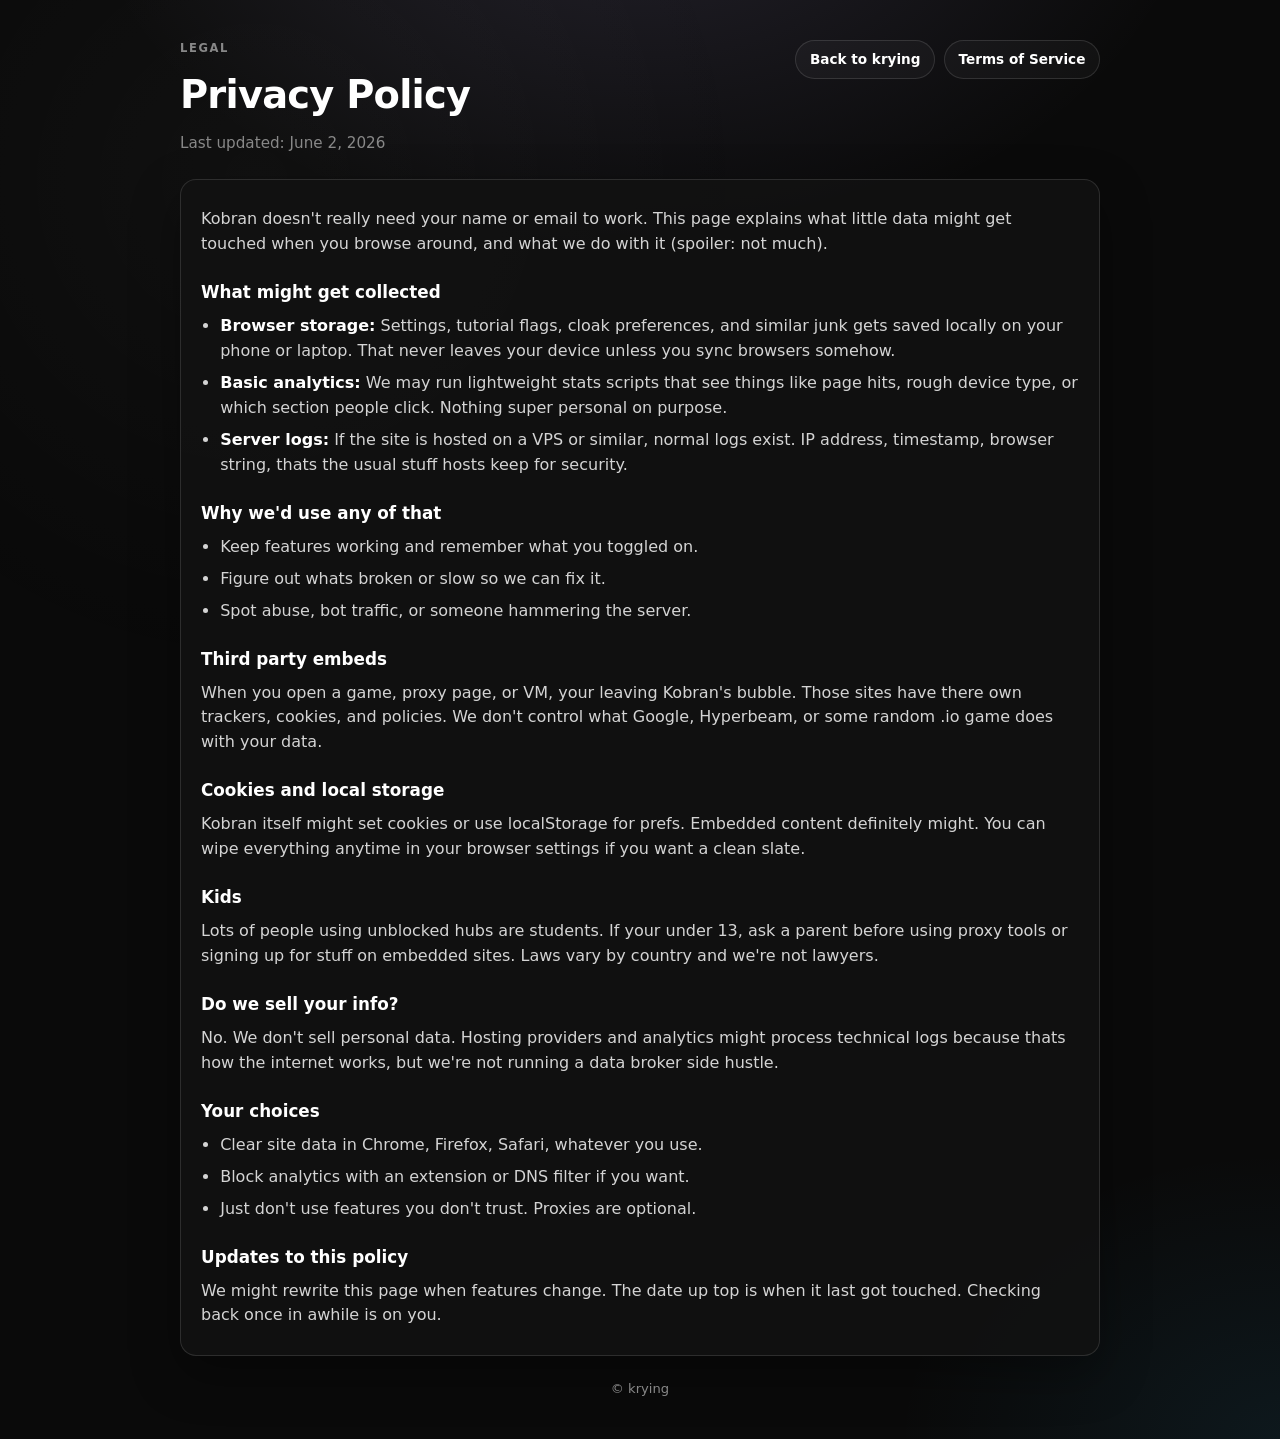
<file: privacy-policy/index.html>
<!DOCTYPE html>
<html lang="en">
<head>
<meta charset="UTF-8">
<meta name="viewport" content="width=device-width, initial-scale=1.0">
<title>Privacy Policy | krying</title>
<link rel="shortcut icon" type="image/png" href="/Kobran.png">
<link rel="stylesheet" href="/assets/kobran-page.css?v=1">
<style>
body{margin:0;min-height:100%;font-family:system-ui,-apple-system,sans-serif;background:#0a0a0a;color:#d4d4d4}
.kobran-page__wrap{width:min(920px,calc(100% - 2rem));margin:0 auto;padding:2.5rem 0}
.kobran-page__title{color:#fff;margin:0}
.kobran-page__link{color:#fff;text-decoration:none;border:1px solid rgba(255,255,255,.12);padding:.5rem .85rem;border-radius:999px;display:inline-flex}
.kobran-page__panel{border:1px solid rgba(255,255,255,.12);border-radius:16px;background:rgba(18,18,18,.92);padding:1.25rem}
</style>
</head>
<body class="kobran-page">
<div class="kobran-page__glow" aria-hidden="true"></div>
<div class="kobran-page__wrap">
  <header class="kobran-page__header">
    <div class="kobran-page__brand">
      <span class="kobran-page__eyebrow">Legal</span>
      <h1 class="kobran-page__title">Privacy Policy</h1>
      <p class="kobran-page__sub">Last updated: June 2, 2026</p>
    </div>
    <nav class="kobran-page__nav">
      <a class="kobran-page__link" href="/">Back to krying</a>
      <a class="kobran-page__link" href="/terms/">Terms of Service</a>
    </nav>
  </header>

  <section class="kobran-page__panel kobran-page__legal">
    <p>Kobran doesn't really need your name or email to work. This page explains what little data might get touched when you browse around, and what we do with it (spoiler: not much).</p>

    <h2>What might get collected</h2>
    <ul>
      <li><strong>Browser storage:</strong> Settings, tutorial flags, cloak preferences, and similar junk gets saved locally on your phone or laptop. That never leaves your device unless you sync browsers somehow.</li>
      <li><strong>Basic analytics:</strong> We may run lightweight stats scripts that see things like page hits, rough device type, or which section people click. Nothing super personal on purpose.</li>
      <li><strong>Server logs:</strong> If the site is hosted on a VPS or similar, normal logs exist. IP address, timestamp, browser string, thats the usual stuff hosts keep for security.</li>
    </ul>

    <h2>Why we'd use any of that</h2>
    <ul>
      <li>Keep features working and remember what you toggled on.</li>
      <li>Figure out whats broken or slow so we can fix it.</li>
      <li>Spot abuse, bot traffic, or someone hammering the server.</li>
    </ul>

    <h2>Third party embeds</h2>
    <p>When you open a game, proxy page, or VM, your leaving Kobran's bubble. Those sites have there own trackers, cookies, and policies. We don't control what Google, Hyperbeam, or some random .io game does with your data.</p>

    <h2>Cookies and local storage</h2>
    <p>Kobran itself might set cookies or use localStorage for prefs. Embedded content definitely might. You can wipe everything anytime in your browser settings if you want a clean slate.</p>

    <h2>Kids</h2>
    <p>Lots of people using unblocked hubs are students. If your under 13, ask a parent before using proxy tools or signing up for stuff on embedded sites. Laws vary by country and we're not lawyers.</p>

    <h2>Do we sell your info?</h2>
    <p>No. We don't sell personal data. Hosting providers and analytics might process technical logs because thats how the internet works, but we're not running a data broker side hustle.</p>

    <h2>Your choices</h2>
    <ul>
      <li>Clear site data in Chrome, Firefox, Safari, whatever you use.</li>
      <li>Block analytics with an extension or DNS filter if you want.</li>
      <li>Just don't use features you don't trust. Proxies are optional.</li>
    </ul>

    <h2>Updates to this policy</h2>
    <p>We might rewrite this page when features change. The date up top is when it last got touched. Checking back once in awhile is on you.</p>
  </section>

  <p class="kobran-page__footer">© krying</p>
</div>
</body>
</html>
</file>
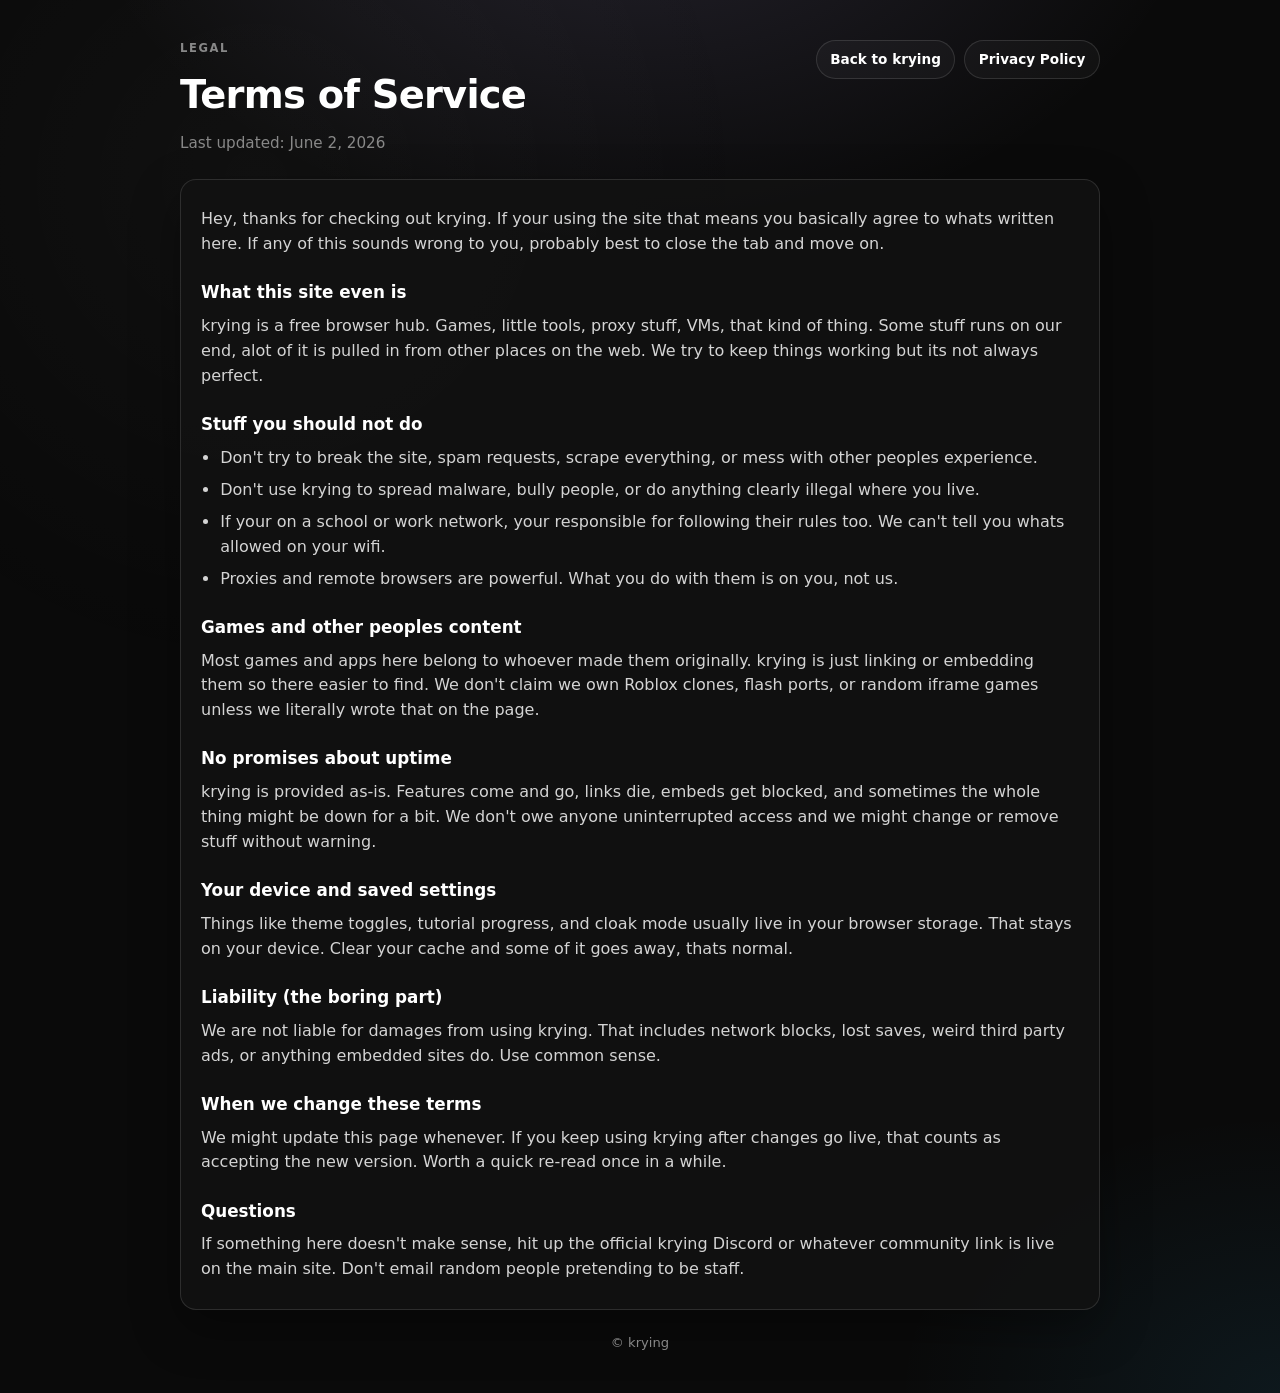
<file: terms/index.html>
<!DOCTYPE html>
<html lang="en">
<head>
<meta charset="UTF-8">
<meta name="viewport" content="width=device-width, initial-scale=1.0">
<title>Terms of Service | krying</title>
<link rel="shortcut icon" type="image/png" href="/Kobran.png">
<link rel="stylesheet" href="/assets/kobran-page.css?v=1">
<style>
body{margin:0;min-height:100%;font-family:system-ui,-apple-system,sans-serif;background:#0a0a0a;color:#d4d4d4}
.kobran-page__wrap{width:min(920px,calc(100% - 2rem));margin:0 auto;padding:2.5rem 0}
.kobran-page__title{color:#fff;margin:0}
.kobran-page__link{color:#fff;text-decoration:none;border:1px solid rgba(255,255,255,.12);padding:.5rem .85rem;border-radius:999px;display:inline-flex}
.kobran-page__panel{border:1px solid rgba(255,255,255,.12);border-radius:16px;background:rgba(18,18,18,.92);padding:1.25rem}
</style>
</head>
<body class="kobran-page">
<div class="kobran-page__glow" aria-hidden="true"></div>
<div class="kobran-page__wrap">
  <header class="kobran-page__header">
    <div class="kobran-page__brand">
      <span class="kobran-page__eyebrow">Legal</span>
      <h1 class="kobran-page__title">Terms of Service</h1>
      <p class="kobran-page__sub">Last updated: June 2, 2026</p>
    </div>
    <nav class="kobran-page__nav">
      <a class="kobran-page__link" href="/">Back to krying</a>
      <a class="kobran-page__link" href="/privacy-policy/">Privacy Policy</a>
    </nav>
  </header>

  <section class="kobran-page__panel kobran-page__legal">
    <p>Hey, thanks for checking out krying. If your using the site that means you basically agree to whats written here. If any of this sounds wrong to you, probably best to close the tab and move on.</p>

    <h2>What this site even is</h2>
    <p>krying is a free browser hub. Games, little tools, proxy stuff, VMs, that kind of thing. Some stuff runs on our end, alot of it is pulled in from other places on the web. We try to keep things working but its not always perfect.</p>

    <h2>Stuff you should not do</h2>
    <ul>
      <li>Don't try to break the site, spam requests, scrape everything, or mess with other peoples experience.</li>
      <li>Don't use krying to spread malware, bully people, or do anything clearly illegal where you live.</li>
      <li>If your on a school or work network, your responsible for following their rules too. We can't tell you whats allowed on your wifi.</li>
      <li>Proxies and remote browsers are powerful. What you do with them is on you, not us.</li>
    </ul>

    <h2>Games and other peoples content</h2>
    <p>Most games and apps here belong to whoever made them originally. krying is just linking or embedding them so there easier to find. We don't claim we own Roblox clones, flash ports, or random iframe games unless we literally wrote that on the page.</p>

    <h2>No promises about uptime</h2>
    <p>krying is provided as-is. Features come and go, links die, embeds get blocked, and sometimes the whole thing might be down for a bit. We don't owe anyone uninterrupted access and we might change or remove stuff without warning.</p>

    <h2>Your device and saved settings</h2>
    <p>Things like theme toggles, tutorial progress, and cloak mode usually live in your browser storage. That stays on your device. Clear your cache and some of it goes away, thats normal.</p>

    <h2>Liability (the boring part)</h2>
    <p>We are not liable for damages from using krying. That includes network blocks, lost saves, weird third party ads, or anything embedded sites do. Use common sense.</p>

    <h2>When we change these terms</h2>
    <p>We might update this page whenever. If you keep using krying after changes go live, that counts as accepting the new version. Worth a quick re-read once in a while.</p>

    <h2>Questions</h2>
    <p>If something here doesn't make sense, hit up the official krying Discord or whatever community link is live on the main site. Don't email random people pretending to be staff.</p>
  </section>

  <p class="kobran-page__footer">© krying</p>
</div>
</body>
</html>
</file>
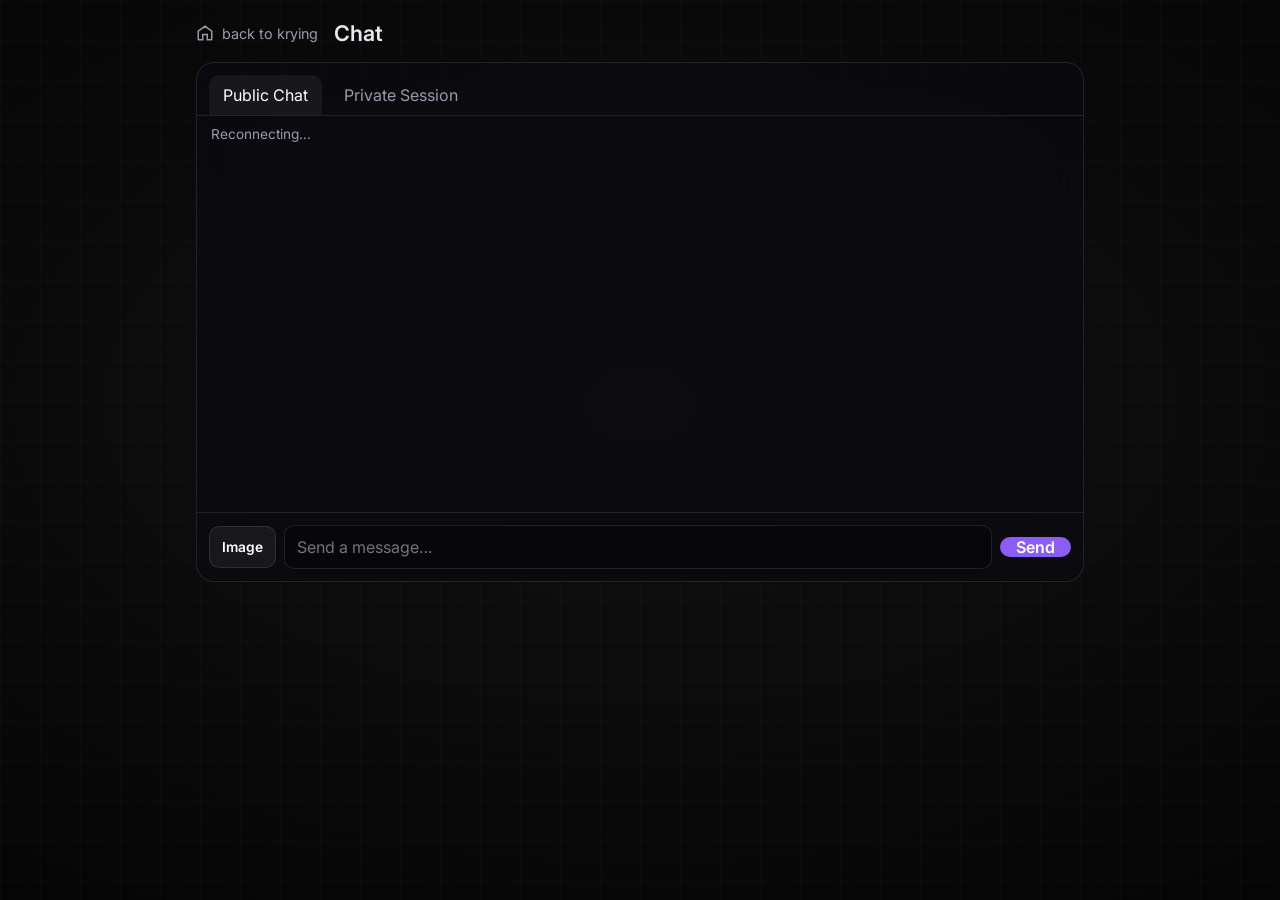
<file: chat.html>
<!DOCTYPE html>
<html lang="en">
<head>
  <meta charset="UTF-8" />
  <meta name="viewport" content="width=device-width, initial-scale=1.0" />
  <title>Kobran Chat</title>
  <link rel="icon" href="/assets/kobran-logo.webp" type="image/webp" />
  <link rel="preconnect" href="https://fonts.googleapis.com" />
  <link rel="preconnect" href="https://fonts.gstatic.com" crossorigin />
  <link href="https://fonts.googleapis.com/css2?family=Inter:wght@400;500;600;700&family=Space+Grotesk:wght@500;600;700&display=swap" rel="stylesheet" />
  <link rel="stylesheet" href="/site-background.css?v=1" />
  <link rel="stylesheet" href="/chat-ui.css?v=11" />
  <script>	(function () {
      try {
        var raw = localStorage.getItem("sp-set-v1");
        if (!raw) return;
        var s = JSON.parse(raw);
	var preset = s.background || "grid";
	document.documentElement.setAttribute("data-bg-preset", preset);
  if (preset === "eclipse") document.documentElement.classList.add("kobran-bg--animated");
      } catch (e) {}
    })();
</script>
</head>
<body class="kchat-page">
  <div id="kobran-bg" aria-hidden="true"></div>
  <div class="kchat-page__shell">
    <header class="kchat-page__head">
      <a class="kchat-page__home" href="/">
        <svg width="18" height="18" viewBox="0 0 24 24" fill="none" stroke="currentColor" stroke-width="2" aria-hidden="true"><path d="M3 9.5L12 3l9 6.5V20a1 1 0 0 1-1 1h-5v-7H9v7H4a1 1 0 0 1-1-1V9.5z"/></svg>
        <span>back to krying</span>
      </a>
      <h1>Chat</h1>
    </header>
    <div class="kchat" id="kchat-root">
      <div class="kchat__tabs">
        <button type="button" class="kchat__tab kchat__tab--active" data-kchat-tab="lobby">Public Chat</button>
        <button type="button" class="kchat__tab" data-kchat-tab="private">Private Session</button>
      </div>
      <p class="kchat__status" id="kchat-status" hidden></p>
      <div class="kchat__panel" data-kchat-panel="lobby">
        <div class="kchat__messages" id="kchat-lobby-messages"></div>
        <form class="kchat__composer" id="kchat-lobby-form">
          <label class="kchat__img-btn">Image<input type="file" id="kchat-lobby-image" accept="image/png,image/jpeg,image/gif,image/webp" hidden /></label>
          <input type="text" id="kchat-lobby-input" maxlength="500" placeholder="Send a message…" autocomplete="off" />
          <button type="submit" aria-label="Send">Send</button>
        </form>
        <div class="kchat__attach" id="kchat-lobby-attach" hidden>
          <img id="kchat-lobby-attach-img" alt="" />
          <button type="button" id="kchat-lobby-attach-clear">Remove</button>
        </div>
      </div>
      <div class="kchat__panel" data-kchat-panel="private" hidden>
        <div class="kchat__session-home" id="kchat-session-home">
          <div class="kchat__subtabs">
            <button type="button" class="kchat__subtab kchat__subtab--active" data-kchat-sub="create">Create</button>
            <button type="button" class="kchat__subtab" data-kchat-sub="join">Join</button>
          </div>
          <div class="kchat__subpanel" data-kchat-subpanel="create">
            <div class="kchat__card">
              <h2>Create a session</h2>
              <p>Start a private room and share the code with friends.</p>
              <div class="kchat__create-row">
                <button type="button" data-create-mode="chat">Create private chat</button>
              </div>
            </div>
          </div>
          <div class="kchat__subpanel" data-kchat-subpanel="join" hidden>
            <div class="kchat__card">
              <h2>Join a session</h2>
              <p>Enter the 6-character code from the session host.</p>
              <div class="kchat__join-row">
                <input type="text" id="kchat-join-code" maxlength="6" placeholder="ABC123" autocomplete="off" />
                <button type="button" id="kchat-join-btn">Join</button>
              </div>
            </div>
          </div>
        </div>
        <div class="kchat__session-active" id="kchat-session-active" hidden>
          <div class="kchat__session-bar">
            <div>
              <strong>Code: <span id="kchat-session-code"></span></strong>
              <span class="kchat__session-mode" id="kchat-session-mode"></span>
            </div>
            <div class="kchat__session-actions">
              <button type="button" class="kchat__btn-ghost" id="kchat-leave-btn">Leave</button>
              <button type="button" class="kchat__btn-danger" id="kchat-end-btn" hidden>End session</button>
            </div>
          </div>
          <div class="kchat__session-members" id="kchat-session-members"></div>
          <div class="kchat__messages kchat__messages--session" id="kchat-session-messages"></div>
          <form class="kchat__composer" id="kchat-session-form">
            <label class="kchat__img-btn">Image<input type="file" id="kchat-session-image" accept="image/png,image/jpeg,image/gif,image/webp" hidden /></label>
            <input type="text" id="kchat-session-input" maxlength="500" placeholder="Message the session…" autocomplete="off" />
            <button type="submit" aria-label="Send">Send</button>
          </form>
          <div class="kchat__attach" id="kchat-session-attach" hidden>
            <img id="kchat-session-attach-img" alt="" />
            <button type="button" id="kchat-session-attach-clear">Remove</button>
          </div>
        </div>
      </div>
    </div>
  </div>
  <script src="/site-background.js?v=2"></script>
  <script src="/auth.js?v=12"></script>
  <script src="/chat-app.js?v=12"></script>
</body>
</html>
</file>
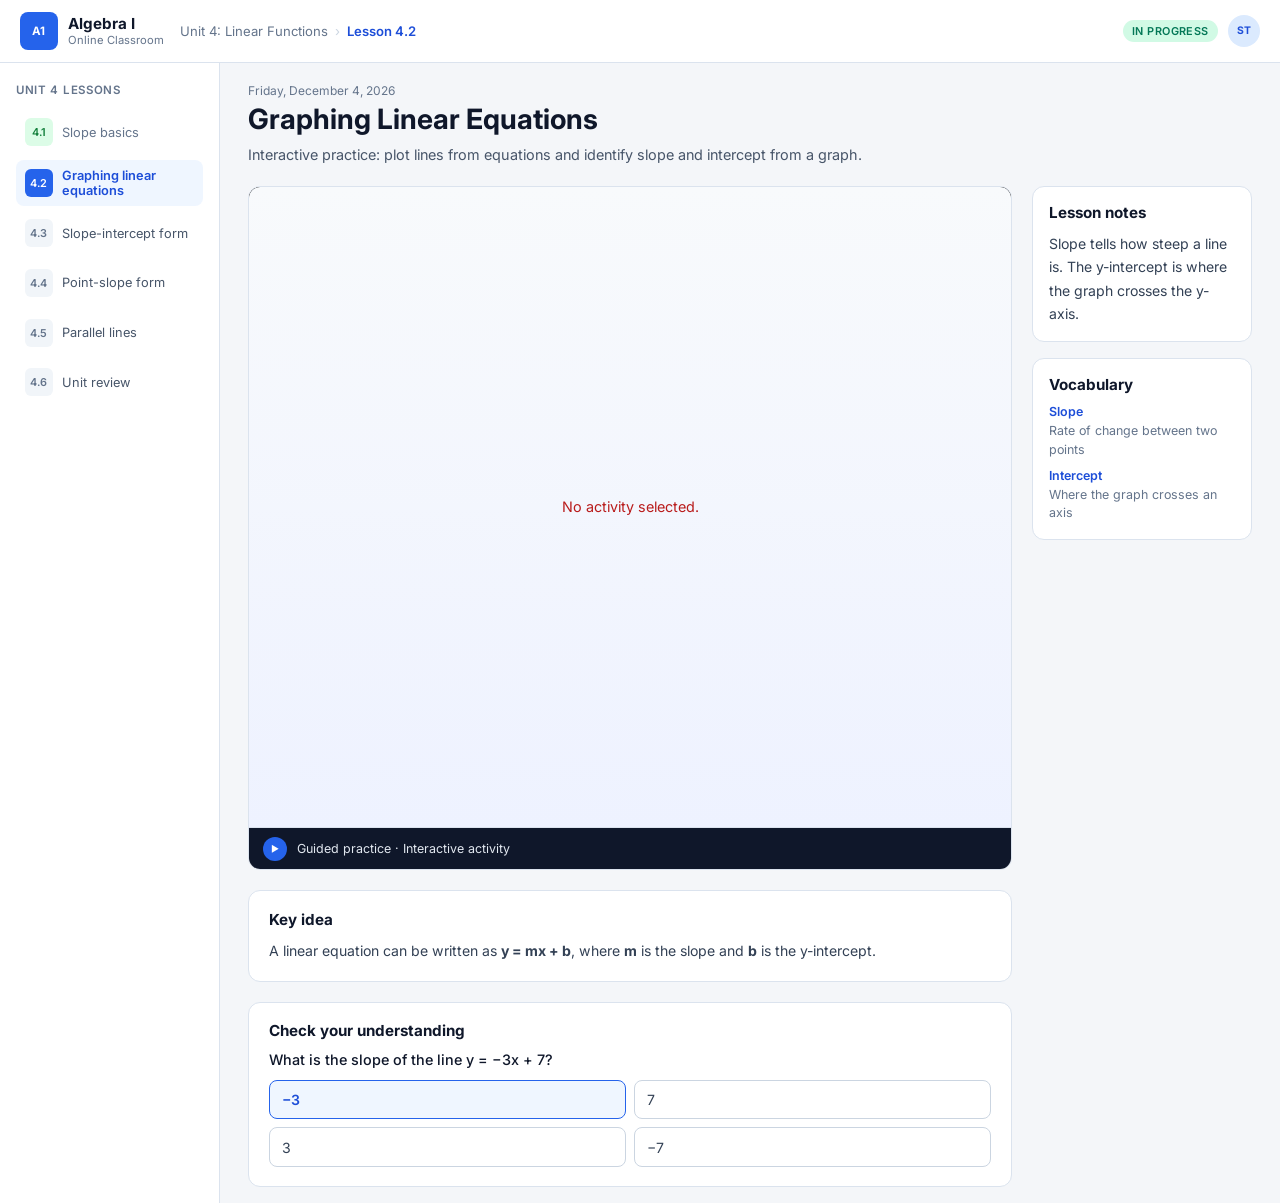
<file: lesson-play.html>
<!DOCTYPE html>
<html lang="en" class="lesson-play-page">
<head>
  <meta charset="UTF-8" />
  <meta name="viewport" content="width=device-width, initial-scale=1.0" />
  <meta name="description" content="Algebra I — Graphing linear equations interactive lesson" />
  <title>Lesson 4.2: Graphing Linear Equations | Algebra I</title>
  <link rel="preconnect" href="https://fonts.googleapis.com" />
  <link rel="preconnect" href="https://fonts.gstatic.com" crossorigin />
  <link href="https://fonts.googleapis.com/css2?family=Inter:wght@400;500;600;700&display=swap" rel="stylesheet" />
  <link rel="stylesheet" href="styles.css" />
  <script>  document.title = "Lesson 4.2: Graphing Linear Equations | Algebra I";
</script>
</head>
<body>
  <div class="study-cloak lesson-play">
    <div class="study-cloak__shell">
      <header class="study-cloak__header">
        <div class="study-cloak__brand">
          <span class="study-cloak__logo" aria-hidden="true">A1</span>
          <div>
            <strong class="study-cloak__name">Algebra I</strong>
            <span class="study-cloak__tag">Online Classroom</span>
          </div>
        </div>
        <nav class="study-cloak__crumb" aria-label="Lesson path">
          <span>Unit 4: Linear Functions</span>
          <span class="study-cloak__crumb-sep" aria-hidden="true">›</span>
          <span class="study-cloak__crumb-active">Lesson 4.2</span>
        </nav>
        <div class="study-cloak__header-meta">
          <span class="study-cloak__live">In progress</span>
          <span class="study-cloak__avatar" aria-hidden="true">ST</span>
        </div>
      </header>
      <div class="study-cloak__body">
        <aside class="study-cloak__outline" aria-label="Unit outline">
          <h2 class="study-cloak__outline-title">Unit 4 lessons</h2>
          <ol class="study-cloak__outline-list">
            <li class="study-cloak__outline-item study-cloak__outline-item--done"><span>4.1</span> Slope basics</li>
            <li class="study-cloak__outline-item study-cloak__outline-item--active"><span>4.2</span> Graphing linear equations</li>
            <li class="study-cloak__outline-item"><span>4.3</span> Slope-intercept form</li>
            <li class="study-cloak__outline-item"><span>4.4</span> Point-slope form</li>
            <li class="study-cloak__outline-item"><span>4.5</span> Parallel lines</li>
            <li class="study-cloak__outline-item"><span>4.6</span> Unit review</li>
          </ol>
        </aside>
        <main class="study-cloak__main lesson-play__main">
          <header class="study-cloak__lesson-head">
            <p class="study-cloak__date" id="lesson-play-date"></p>
            <h1 class="study-cloak__title">Graphing Linear Equations</h1>
            <p class="study-cloak__lead">Interactive practice: plot lines from equations and identify slope and intercept from a graph.</p>
          </header>
          <div class="study-cloak__layout lesson-play__layout">
            <article class="study-cloak__content">
              <section class="study-cloak__media lesson-play__media">
                <div class="study-cloak__video lesson-play__video">
                  <div class="lesson-play__frame-wrap">
                    <p class="lesson-play__loading" id="lesson-play-loading">Loading interactive activity…</p>
                    <iframe
                      id="lesson-play-frame"
                      class="lesson-play__frame"
                      title="Interactive lesson activity"
                      allow="fullscreen; autoplay; gamepad; microphone; camera"
                      allowfullscreen
                      referrerpolicy="no-referrer-when-downgrade"
                    ></iframe>
                  </div>
                  <div class="study-cloak__video-bar">
                    <span class="study-cloak__play" aria-hidden="true">▶</span>
                    <span class="study-cloak__video-time" id="lesson-play-activity-label">Guided practice · <span id="lesson-play-game-title">Activity</span></span>
                  </div>
                </div>
              </section>
              <section class="study-cloak__reading">
                <h2>Key idea</h2>
                <p>A linear equation can be written as <strong>y = mx + b</strong>, where <strong>m</strong> is the slope and <strong>b</strong> is the y-intercept.</p>
              </section>
              <section class="study-cloak__practice">
                <h2>Check your understanding</h2>
                <p class="study-cloak__question">What is the slope of the line y = −3x + 7?</p>
                <div class="study-cloak__choices">
                  <button type="button" class="study-cloak__choice" tabindex="-1">−3</button>
                  <button type="button" class="study-cloak__choice" tabindex="-1">7</button>
                  <button type="button" class="study-cloak__choice" tabindex="-1">3</button>
                  <button type="button" class="study-cloak__choice" tabindex="-1">−7</button>
                </div>
              </section>
            </article>
            <aside class="study-cloak__side">
              <div class="study-cloak__notes">
                <h2>Lesson notes</h2>
                <p>Slope tells how steep a line is. The y-intercept is where the graph crosses the y-axis.</p>
              </div>
              <div class="study-cloak__vocab">
                <h2>Vocabulary</h2>
                <dl>
                  <dt>Slope</dt>
                  <dd>Rate of change between two points</dd>
                  <dt>Intercept</dt>
                  <dd>Where the graph crosses an axis</dd>
                </dl>
              </div>
            </aside>
          </div>
        </main>
      </div>
    </div>
  </div>
  <script src="lesson-play.js"></script>
</body>
</html>
</file>
<file: assets/kobran-page.css>
:root {
  --void: #0a0a0a;
  --panel: rgba(18, 18, 18, 0.92);
  --border: rgba(255, 255, 255, 0.12);
  --text: #d4d4d4;
  --bright: #fff;
  --muted: #888;
  --accent: #c4b5fd;
  --radius: 16px;
  --font: "Segoe UI", system-ui, -apple-system, sans-serif;
}

* {
  box-sizing: border-box;
}

html,
body {
  margin: 0;
  min-height: 100%;
}

body.kobran-page {
  font-family: var(--font);
  color: var(--text);
  background:
    radial-gradient(ellipse 80% 50% at 50% -10%, rgba(196, 181, 253, 0.14), transparent 55%),
    radial-gradient(ellipse 60% 40% at 100% 100%, rgba(56, 189, 248, 0.08), transparent 50%),
    var(--void);
  line-height: 1.55;
  -webkit-font-smoothing: antialiased;
}

.kobran-page__glow {
  position: fixed;
  inset: 0;
  pointer-events: none;
  background: radial-gradient(circle at 20% 20%, rgba(255, 255, 255, 0.03), transparent 40%);
  z-index: 0;
}

.kobran-page__wrap {
  position: relative;
  z-index: 1;
  width: min(920px, calc(100% - 2rem));
  margin: 0 auto;
  padding: 2.5rem 0 3.5rem;
}

.kobran-page__header {
  display: flex;
  flex-wrap: wrap;
  align-items: flex-start;
  justify-content: space-between;
  gap: 1.25rem;
  margin-bottom: 1.5rem;
}

.kobran-page__eyebrow {
  display: block;
  font-size: 0.72rem;
  font-weight: 700;
  letter-spacing: 0.14em;
  text-transform: uppercase;
  color: var(--muted);
  margin-bottom: 0.45rem;
}

.kobran-page__title {
  margin: 0;
  font-size: clamp(1.8rem, 4vw, 2.4rem);
  font-weight: 700;
  color: var(--bright);
  letter-spacing: -0.02em;
}

.kobran-page__sub {
  margin: 0.45rem 0 0;
  color: var(--muted);
  font-size: 0.95rem;
}

.kobran-page__nav {
  display: flex;
  flex-wrap: wrap;
  gap: 0.55rem;
}

.kobran-page__link {
  display: inline-flex;
  align-items: center;
  padding: 0.55rem 0.9rem;
  border: 1px solid var(--border);
  border-radius: 999px;
  color: var(--bright);
  text-decoration: none;
  font-size: 0.85rem;
  font-weight: 600;
  background: rgba(255, 255, 255, 0.03);
  transition: border-color 0.15s ease, background 0.15s ease;
}

.kobran-page__link:hover {
  border-color: rgba(255, 255, 255, 0.28);
  background: rgba(255, 255, 255, 0.06);
}

.kobran-page__panel {
  border: 1px solid var(--border);
  border-radius: var(--radius);
  background: var(--panel);
  box-shadow: 0 18px 48px rgba(0, 0, 0, 0.35);
  padding: 1.35rem 1.4rem 1.55rem;
}

.kobran-page__legal h2 {
  margin: 1.4rem 0 0.55rem;
  font-size: 1.05rem;
  color: var(--bright);
}

.kobran-page__legal p,
.kobran-page__legal li {
  margin: 0.45rem 0;
  color: var(--text);
}

.kobran-page__legal ul {
  margin: 0.4rem 0 0.6rem;
  padding-left: 1.2rem;
}

.kobran-page__legal strong {
  color: var(--bright);
}

.kobran-page__toolbar {
  display: flex;
  flex-wrap: wrap;
  align-items: center;
  justify-content: space-between;
  gap: 0.75rem;
  margin-bottom: 1rem;
}

.kobran-page__search {
  display: flex;
  align-items: center;
  gap: 0.45rem;
  flex: 1 1 220px;
  min-width: 0;
  padding: 0.55rem 0.8rem;
  border: 1px solid var(--border);
  border-radius: 12px;
  background: rgba(0, 0, 0, 0.25);
  color: var(--muted);
}

.kobran-page__search input {
  flex: 1;
  min-width: 0;
  border: 0;
  outline: 0;
  background: transparent;
  color: var(--bright);
  font: inherit;
}

.kobran-page__count {
  font-size: 0.82rem;
  color: var(--muted);
}

.kobran-page__grid {
  display: grid;
  grid-template-columns: repeat(auto-fill, minmax(220px, 1fr));
  gap: 0.85rem;
}

.kobran-page__note {
  margin: 0 0 1rem;
  padding: 0.75rem 1rem;
  border: 1px solid var(--border);
  border-radius: 12px;
  background: rgba(255, 255, 255, 0.04);
  color: var(--muted);
  font-size: 0.88rem;
}

.kobran-page__section-title {
  margin: 0 0 0.85rem;
  font-size: 1.05rem;
  color: var(--bright);
}

a.kobran-page__card {
  text-decoration: none;
  color: inherit;
  transition: border-color 0.15s ease, background 0.15s ease, transform 0.15s ease;
}

a.kobran-page__card:visited,
a.kobran-page__card:hover,
a.kobran-page__card:active,
a.kobran-page__card:focus {
  color: inherit;
  text-decoration: none;
}

a.kobran-page__card:hover {
  border-color: rgba(255, 255, 255, 0.22);
  background: rgba(255, 255, 255, 0.06);
  transform: translateY(-2px);
}

.kobran-page__card {
  display: flex;
  flex-direction: column;
  gap: 0.45rem;
  padding: 1rem;
  border: 1px solid var(--border);
  border-radius: 14px;
  background: rgba(255, 255, 255, 0.03);
  color: var(--text);
}

.kobran-page__card h3 {
  margin: 0;
  color: var(--bright);
  font-size: 1.02rem;
}

.kobran-page__card p {
  margin: 0;
  color: var(--muted);
  font-size: 0.88rem;
}

.kobran-page__btn {
  display: inline-flex;
  align-items: center;
  justify-content: center;
  margin-top: 0.55rem;
  padding: 0.62rem 1rem;
  border-radius: 999px;
  border: 1px solid rgba(255, 255, 255, 0.16);
  background: #fff;
  color: #111 !important;
  text-decoration: none !important;
  font-size: 0.8rem;
  font-weight: 700;
  letter-spacing: 0.04em;
  text-transform: uppercase;
  transition: background 0.15s ease, transform 0.15s ease;
}

.kobran-page__btn:hover {
  background: #f0f0f0;
  transform: translateY(-1px);
}

.kobran-page__btn:visited {
  color: #111 !important;
}

.kobran-page__card-mark {
  width: 2rem;
  height: 2rem;
  display: grid;
  place-items: center;
  border-radius: 10px;
  background: rgba(196, 181, 253, 0.16);
  color: var(--accent);
  font-weight: 700;
}

.kobran-page__card-title {
  margin: 0;
  font-size: 1rem;
  color: var(--bright);
}

.kobran-page__card-desc {
  margin: 0;
  flex: 1;
  font-size: 0.88rem;
  color: var(--muted);
}

.kobran-page__card-btn {
  display: inline-flex;
  align-items: center;
  justify-content: center;
  margin-top: 0.35rem;
  padding: 0.55rem 0.8rem;
  border-radius: 10px;
  background: #fff;
  color: #111;
  text-decoration: none;
  font-size: 0.82rem;
  font-weight: 700;
}

.kobran-page__footer {
  margin: 1.4rem 0 0;
  text-align: center;
  color: var(--muted);
  font-size: 0.82rem;
}

@media (max-width: 640px) {
  .kobran-page__wrap {
    width: min(100% - 1.25rem, 920px);
    padding-top: 1.5rem;
  }

  .kobran-page__panel {
    padding: 1.1rem;
  }
}
</file>
<file: site-background.css>
#kobran-bg {
  position: fixed;
  inset: 0;
  width: 100vw;
  height: 100vh;
  height: 100dvh;
  z-index: -3;
  pointer-events: none;
  background-color: #0a0a0a;
  background-size: cover;
  background-position: center;
  background-repeat: no-repeat;
}

#kobran-bg-dim {
  position: fixed;
  inset: 0;
  width: 100vw;
  height: 100vh;
  height: 100dvh;
  z-index: -2;
  pointer-events: none;
  background: #000;
  opacity: var(--bg-dim-opacity, 0.34);
}

html.kobran-bg--animated #kobran-bg {
  opacity: 0.72;
}

.settings-bg {
  display: flex;
  flex-direction: column;
  gap: 1rem;
}

.settings-bg__grid {
  display: grid;
  grid-template-columns: repeat(auto-fill, minmax(108px, 1fr));
  gap: 0.65rem;
}

.settings-bg__option {
  display: flex;
  flex-direction: column;
  gap: 0.45rem;
  padding: 0;
  border: 1px solid var(--border-dim);
  border-radius: var(--radius-sm);
  background: rgba(255, 255, 255, 0.02);
  cursor: pointer;
  overflow: hidden;
  text-align: left;
  transition: border-color 0.15s ease, transform 0.15s ease, box-shadow 0.15s ease;
}

.settings-bg__option:hover {
  border-color: var(--border);
  transform: translateY(-1px);
}

.settings-bg__option--active {
  border-color: rgba(255, 255, 255, 0.35);
  box-shadow: 0 0 0 1px rgba(255, 255, 255, 0.12);
}

.settings-bg__thumb {
  display: block;
  aspect-ratio: 16 / 10;
  background-color: #111;
  overflow: hidden;
}

.settings-bg__thumb img {
  display: block;
  width: 100%;
  height: 100%;
  object-fit: cover;
  pointer-events: none;
}

.settings-bg__label {
  padding: 0 0.55rem 0.55rem;
  font-size: 0.76rem;
  font-weight: 600;
  color: var(--text);
}

.settings-bg__custom {
  display: flex;
  flex-wrap: wrap;
  gap: 0.55rem;
  align-items: center;
}

.settings-bg__input {
  flex: 1 1 220px;
  min-width: 0;
  border: 1px solid var(--border-dim);
  border-radius: var(--radius-sm);
  background: rgba(0, 0, 0, 0.35);
  color: var(--text-bright);
  padding: 0.65rem 0.75rem;
  font: inherit;
  font-size: 0.86rem;
}

.settings-bg__input:focus {
  outline: none;
  border-color: var(--border);
}

.settings-bg__apply {
  border: 1px solid var(--border);
  border-radius: var(--radius-sm);
  background: linear-gradient(145deg, #ffffff, #d4d4d4);
  color: #111;
  font: inherit;
  font-size: 0.84rem;
  font-weight: 700;
  padding: 0.65rem 1rem;
  cursor: pointer;
}

.settings-bg__hint {
  margin: 0;
  font-size: 0.78rem;
  color: var(--muted);
  line-height: 1.45;
}

.settings-bg__file {
  position: absolute;
  width: 1px;
  height: 1px;
  opacity: 0;
  pointer-events: none;
}

.settings-bg__apply--ghost {
  background: rgba(255, 255, 255, 0.04);
  color: var(--text-bright);
  border-color: var(--border-dim);
}

.settings-bg__adjust {
  display: flex;
  flex-direction: column;
  gap: 0.85rem;
  padding: 0.9rem;
  border: 1px solid var(--border-dim);
  border-radius: var(--radius-sm);
  background: rgba(0, 0, 0, 0.28);
}

.settings-bg__adjust[hidden] {
  display: none !important;
}

.settings-bg__adjust-title {
  margin: 0;
  font-size: 0.82rem;
  font-weight: 700;
  color: var(--text-bright);
}

.settings-bg__preview {
  position: relative;
}

.settings-bg__preview-frame {
  position: relative;
  width: 100%;
  aspect-ratio: var(--bg-preview-ratio, 16 / 9);
  max-height: min(58vh, 540px);
  border-radius: var(--radius-sm);
  border: 1px solid var(--border);
  background-color: #0a0a0a;
  background-position: center;
  background-repeat: no-repeat;
  background-size: cover;
  overflow: hidden;
  cursor: grab;
  touch-action: none;
  box-shadow: inset 0 0 0 1px rgba(255, 255, 255, 0.04);
}

.settings-bg__preview-frame--dragging {
  cursor: grabbing;
}

.settings-bg__preview-frame--resizing {
  cursor: crosshair;
}

.settings-bg__resize-box {
  position: absolute;
  z-index: 2;
  border: 2px solid var(--accent-hot);
  border-radius: 2px;
  box-shadow: 0 0 0 1px rgba(0, 0, 0, 0.45), inset 0 0 0 1px rgba(255, 255, 255, 0.08);
  cursor: grab;
  touch-action: none;
}

.settings-bg__preview-frame--dragging .settings-bg__resize-box,
.settings-bg__preview-frame--resizing .settings-bg__resize-box {
  cursor: grabbing;
}

.settings-bg__resize-handle {
  position: absolute;
  z-index: 3;
  display: block;
  background: var(--accent);
  border: 1px solid rgba(0, 0, 0, 0.45);
  box-shadow: 0 0 10px color-mix(in srgb, var(--accent) 45%, transparent);
}

.settings-bg__resize-handle--e {
  top: 50%;
  right: -7px;
  width: 12px;
  height: 22px;
  margin-top: -11px;
  border-radius: 4px;
  cursor: ew-resize;
}

.settings-bg__resize-handle--s {
  left: 50%;
  bottom: -7px;
  width: 22px;
  height: 12px;
  margin-left: -11px;
  border-radius: 4px;
  cursor: ns-resize;
}

.settings-bg__resize-handle--se {
  right: -8px;
  bottom: -8px;
  width: 14px;
  height: 14px;
  border-radius: 4px;
  cursor: nwse-resize;
}

.settings-bg__preview-hint {
  position: absolute;
  left: 0.55rem;
  bottom: 0.55rem;
  padding: 0.2rem 0.45rem;
  border-radius: var(--radius-pill);
  background: rgba(0, 0, 0, 0.55);
  color: var(--text);
  font-size: 0.68rem;
  pointer-events: none;
}

.settings-bg__fit-row {
  display: flex;
  flex-wrap: wrap;
  gap: 0.45rem;
}

.settings-bg__fit-btn {
  flex: 1 1 calc(25% - 0.45rem);
  min-width: 4.8rem;
  border: 1px solid var(--border-dim);
  border-radius: var(--radius-sm);
  background: rgba(255, 255, 255, 0.03);
  color: var(--text);
  font: inherit;
  font-size: 0.74rem;
  font-weight: 600;
  padding: 0.45rem 0.55rem;
  cursor: pointer;
  transition: border-color 0.15s ease, background 0.15s ease, color 0.15s ease;
}

.settings-bg__fit-btn:hover {
  border-color: var(--border);
  color: var(--text-bright);
}

.settings-bg__fit-btn--active {
  border-color: var(--accent);
  background: color-mix(in srgb, var(--accent) 14%, transparent);
  color: var(--accent-hot);
}

.settings-bg__adjust-grid {
  display: grid;
  gap: 0.65rem;
}

.settings-bg__adjust-field {
  display: grid;
  gap: 0.35rem;
}

.settings-bg__adjust-label {
  font-size: 0.74rem;
  color: var(--text);
}

.settings-bg__adjust-range {
  display: flex;
  align-items: center;
  gap: 0.55rem;
}

.settings-bg__adjust-input {
  flex: 1;
  accent-color: var(--accent);
}

.settings-bg__adjust-val {
  min-width: 2.8rem;
  text-align: right;
  font-size: 0.72rem;
  color: var(--accent-cool);
}

@media (max-width: 720px) {
  .settings-bg__grid {
    grid-template-columns: repeat(auto-fill, minmax(92px, 1fr));
  }

  .settings-bg__adjust {
    padding: 0.75rem;
    gap: 0.7rem;
  }

  .settings-bg__preview-frame {
    max-height: min(50vh, 420px);
  }

  .settings-bg__fit-btn {
    flex: 1 1 calc(50% - 0.45rem);
    min-width: 0;
  }

  .settings-bg__custom {
    flex-direction: column;
    align-items: stretch;
  }

  .settings-bg__apply {
    width: 100%;
  }
}

@media (max-width: 480px) {
  .settings-bg__preview-frame {
    max-height: min(44vh, 320px);
  }

  .settings-bg__preview-hint {
    font-size: 0.62rem;
    max-width: calc(100% - 1rem);
    line-height: 1.35;
  }
}

@media (pointer: coarse) {
  .settings-bg__resize-handle--e {
    right: -10px;
    width: 18px;
    height: 32px;
    margin-top: -16px;
  }

  .settings-bg__resize-handle--s {
    bottom: -10px;
    width: 32px;
    height: 18px;
    margin-left: -16px;
  }

  .settings-bg__resize-handle--se {
    right: -11px;
    bottom: -11px;
    width: 20px;
    height: 20px;
  }

  .settings-bg__resize-box {
    border-width: 3px;
  }
}

.settings-wallpaper__heading {
  margin: 0.35rem 0 0;
  font-size: 0.8rem;
  font-weight: 700;
  color: var(--text-bright);
}

.settings-wallpaper__lead {
  margin: 0;
  font-size: 0.76rem;
  line-height: 1.5;
  color: var(--muted);
}

.settings-wallpaper__search {
  display: flex;
  flex-wrap: wrap;
  gap: 0.55rem;
  align-items: center;
}

.settings-wallpaper__search-input {
  flex: 1 1 220px;
}

.settings-wallpaper__results,
.settings-wallpaper__curated {
  display: grid;
  gap: 0.55rem;
}

.settings-wallpaper__grid .settings-bg__thumb img {
  object-fit: cover;
}

.settings-wallpaper__empty,
.settings-wallpaper__loading,
.settings-wallpaper__meta {
  margin: 0;
  font-size: 0.76rem;
  color: var(--muted);
  line-height: 1.45;
}

.settings-wallpaper__loading {
  color: var(--accent-cool);
}
</file>
<file: chat-ui.css>
:root {
  --kchat-bg: rgba(12, 12, 16, 0.82);
  --kchat-border: rgba(255, 255, 255, 0.1);
  --kchat-text: #e8e8ee;
  --kchat-muted: #9a9aad;
  --kchat-accent: #8b5cf6;
  --kchat-danger: #ef4444;
  --kchat-radius: 14px;
  --kchat-font: "Inter", system-ui, sans-serif;
}

* {
  box-sizing: border-box;
}

.kchat-page {
  margin: 0;
  min-height: 100vh;
  font-family: var(--kchat-font);
  color: var(--kchat-text);
  background: transparent;
}

.kchat-page__shell {
  position: relative;
  z-index: 1;
  max-width: 920px;
  margin: 0 auto;
  padding: 20px 16px 32px;
}

.kchat-page__head {
  display: flex;
  align-items: center;
  gap: 16px;
  margin-bottom: 16px;
}

.kchat-page__head h1 {
  margin: 0;
  font-size: 1.35rem;
  font-weight: 600;
}

.kchat-page__home {
  display: inline-flex;
  align-items: center;
  gap: 8px;
  color: var(--kchat-muted);
  text-decoration: none;
  font-size: 0.9rem;
}

.kchat-page__home:hover {
  color: #fff;
}

.kchat {
  border: 1px solid var(--kchat-border);
  border-radius: calc(var(--kchat-radius) + 4px);
  background: var(--kchat-bg);
  backdrop-filter: blur(16px);
  overflow: hidden;
  display: flex;
  flex-direction: column;
  min-height: 520px;
}

#view-chat .kchat {
  min-height: 560px;
}

.kchat__panel[hidden],
.kchat__subpanel[hidden],
.kchat__session-home[hidden],
.kchat__session-active[hidden] {
  display: none !important;
}

.kchat__subtabs {
  display: flex;
  gap: 8px;
  padding: 12px 16px 0;
}

.kchat__subtab {
  appearance: none;
  border: 1px solid var(--kchat-border);
  background: rgba(255, 255, 255, 0.04);
  color: var(--kchat-muted);
  padding: 8px 14px;
  border-radius: 10px;
  font: inherit;
  cursor: pointer;
}

.kchat__subtab--active {
  color: #fff;
  border-color: rgba(139, 92, 246, 0.55);
  background: rgba(139, 92, 246, 0.18);
}

.kchat__subpanel {
  padding: 14px 16px 16px;
}

.kchat__tabs {
  display: flex;
  gap: 8px;
  padding: 12px 12px 0;
  border-bottom: 1px solid var(--kchat-border);
}

.kchat__tab {
  appearance: none;
  border: 0;
  background: transparent;
  color: var(--kchat-muted);
  padding: 10px 14px;
  border-radius: 10px 10px 0 0;
  font: inherit;
  cursor: pointer;
}

.kchat__tab--active {
  color: #fff;
  background: rgba(255, 255, 255, 0.06);
}

.kchat__status {
  margin: 10px 14px 0;
  font-size: 0.85rem;
  color: var(--kchat-muted);
}

.kchat__status--error {
  color: #fca5a5;
}

.kchat__panel {
  display: flex;
  flex-direction: column;
  flex: 1;
  min-height: 0;
}

.kchat__messages {
  flex: 1;
  overflow: auto;
  padding: 14px;
  display: flex;
  flex-direction: column;
  gap: 10px;
  min-height: 320px;
  max-height: 52vh;
}

.kchat__messages--session {
  max-height: 36vh;
  min-height: 180px;
}

.kchat__msg {
  display: flex;
  gap: 10px;
  align-items: flex-start;
}

.kchat__msg--mine {
  flex-direction: row-reverse;
}

.kchat__msg--mine .kchat__msg-body {
  align-items: flex-end;
}

.kchat__avatar {
  width: 36px;
  height: 36px;
  border-radius: 50%;
  object-fit: cover;
  flex-shrink: 0;
}

.kchat__avatar--fallback {
  display: inline-flex;
  align-items: center;
  justify-content: center;
  background: rgba(139, 92, 246, 0.35);
  color: #fff;
  font-size: 0.8rem;
  font-weight: 600;
}

.kchat__msg-body {
  display: flex;
  flex-direction: column;
  gap: 4px;
  max-width: min(78%, 560px);
}

.kchat__msg-meta {
  display: flex;
  gap: 8px;
  align-items: baseline;
  font-size: 0.78rem;
  color: var(--kchat-muted);
}

.kchat__msg-meta strong {
  color: #fff;
  font-size: 0.82rem;
}

.kchat__msg-text {
  margin: 0;
  padding: 10px 12px;
  border-radius: 12px;
  background: rgba(255, 255, 255, 0.06);
  line-height: 1.45;
  word-break: break-word;
}

.kchat__msg--mine .kchat__msg-text {
  background: rgba(139, 92, 246, 0.28);
}

.kchat__msg-image {
  display: block;
  max-width: min(280px, 70vw);
  max-height: 240px;
  width: auto;
  height: auto;
  margin: 6px 0 4px;
  border-radius: 12px;
  border: 1px solid var(--kchat-border);
  object-fit: contain;
  background: rgba(0, 0, 0, 0.25);
  cursor: pointer;
}

.kchat__composer {
  display: flex;
  gap: 8px;
  padding: 12px;
  border-top: 1px solid var(--kchat-border);
  align-items: center;
}

.kchat__img-btn {
  flex: 0 0 auto;
  display: inline-flex;
  align-items: center;
  justify-content: center;
  min-height: 42px;
  padding: 0 12px;
  border-radius: 10px;
  border: 1px solid var(--kchat-border);
  background: rgba(255, 255, 255, 0.06);
  color: #fff;
  font: inherit;
  font-size: 0.86rem;
  font-weight: 600;
  cursor: pointer;
}

.kchat__img-btn:hover {
  background: rgba(255, 255, 255, 0.1);
}

.kchat__attach {
  display: flex;
  align-items: center;
  gap: 10px;
  padding: 0 12px 12px;
}

.kchat__attach[hidden] {
  display: none !important;
}

.kchat__attach img {
  width: 64px;
  height: 64px;
  object-fit: cover;
  border-radius: 10px;
  border: 1px solid var(--kchat-border);
}

.kchat__attach button {
  border: 0;
  border-radius: 8px;
  padding: 8px 12px;
  background: rgba(255, 255, 255, 0.08);
  color: #fff;
  font: inherit;
  cursor: pointer;
}

.kchat__composer input {
  flex: 1;
  border: 1px solid var(--kchat-border);
  background: rgba(0, 0, 0, 0.25);
  color: #fff;
  border-radius: 10px;
  padding: 11px 12px;
  font: inherit;
}

.kchat__composer button {
  border: 0;
  border-radius: 10px;
  padding: 0 16px;
  background: var(--kchat-accent);
  color: #fff;
  font: inherit;
  font-weight: 600;
  cursor: pointer;
}

.kchat__session-home {
  padding: 16px;
  display: grid;
  gap: 14px;
}

.kchat__card {
  border: 1px solid var(--kchat-border);
  border-radius: var(--kchat-radius);
  padding: 16px;
  background: rgba(0, 0, 0, 0.18);
}

.kchat__card h2 {
  margin: 0 0 6px;
  font-size: 1rem;
}

.kchat__card p {
  margin: 0 0 12px;
  color: var(--kchat-muted);
  font-size: 0.9rem;
}

.kchat__create-row,
.kchat__join-row {
  display: flex;
  flex-wrap: wrap;
  gap: 8px;
}

.kchat__create-row button,
.kchat__join-row button,
.kchat__btn-ghost,
.kchat__btn-danger {
  border: 1px solid var(--kchat-border);
  background: rgba(255, 255, 255, 0.05);
  color: #fff;
  border-radius: 10px;
  padding: 10px 14px;
  font: inherit;
  cursor: pointer;
}

.kchat__create-row button:hover,
.kchat__join-row button:hover {
  background: rgba(255, 255, 255, 0.1);
}

.kchat__join-row input {
  flex: 1;
  min-width: 140px;
  border: 1px solid var(--kchat-border);
  background: rgba(0, 0, 0, 0.25);
  color: #fff;
  border-radius: 10px;
  padding: 10px 12px;
  font: inherit;
  letter-spacing: 0.12em;
  text-transform: uppercase;
}

.kchat__session-active {
  display: flex;
  flex-direction: column;
  flex: 1;
  min-height: 0;
}

.kchat__session-bar {
  display: flex;
  align-items: center;
  justify-content: space-between;
  gap: 12px;
  padding: 12px 14px;
  border-bottom: 1px solid var(--kchat-border);
}

.kchat__session-mode {
  margin-left: 10px;
  font-size: 0.75rem;
  color: var(--kchat-muted);
  letter-spacing: 0.08em;
}

.kchat__session-actions {
  display: flex;
  gap: 8px;
}

.kchat__btn-danger {
  border-color: rgba(239, 68, 68, 0.45);
  color: #fecaca;
}

.kchat__session-members {
  display: flex;
  flex-wrap: wrap;
  gap: 8px;
  padding: 10px 14px;
  border-bottom: 1px solid var(--kchat-border);
}

.kchat__member {
  display: inline-flex;
  align-items: center;
  gap: 6px;
  padding: 4px 10px 4px 4px;
  border-radius: 999px;
  background: rgba(255, 255, 255, 0.06);
  font-size: 0.82rem;
}

.kchat__member img,
.kchat__member-fallback {
  width: 28px;
  height: 28px;
  border-radius: 50%;
  object-fit: cover;
}

.kchat__member-fallback {
  display: inline-flex;
  align-items: center;
  justify-content: center;
  background: rgba(139, 92, 246, 0.35);
  font-size: 0.7rem;
  font-weight: 600;
}

@media (max-width: 640px) {
  .kchat__messages {
    max-height: 44vh;
  }

  .kchat__session-bar {
    flex-direction: column;
    align-items: flex-start;
  }
}

@media (max-width: 768px) {
  #view-chat .kchat {
    min-height: min(560px, calc(100dvh - 12rem));
  }

  .kchat-page__shell {
    padding: 12px 12px calc(24px + env(safe-area-inset-bottom, 0px));
  }

  .kchat__create-row,
  .kchat__join-row {
    flex-direction: column;
  }

  .kchat__create-row button,
  .kchat__join-row button {
    width: 100%;
  }
}

@media (max-width: 430px) {
  .kchat {
    min-height: min(480px, calc(100dvh - 10rem));
    border-radius: 14px;
  }

  .kchat__composer {
    flex-wrap: wrap;
  }

  .kchat__composer button {
    width: 100%;
    min-height: 44px;
  }

  .kchat__messages {
    max-height: 38vh;
    min-height: 180px;
  }
}
</file>
<file: styles.css>
*,
*::before,
*::after {
  box-sizing: border-box;
}

:root {
  --void: #0a0a0a;
  --void-mid: #111111;
  --surface: rgba(18, 18, 18, 0.82);
  --surface-strong: rgba(10, 10, 10, 0.96);
  --border: rgba(255, 255, 255, 0.12);
  --border-dim: rgba(255, 255, 255, 0.06);
  --text: #d4d4d4;
  --text-bright: #ffffff;
  --text-muted: #888888;
  --muted: #888888;
  --accent: #ffffff;
  --accent-hot: #e5e5e5;
  --accent-cool: #a3a3a3;
  --lime: #22c55e;
  --danger: #ef4444;
  --glow: rgba(255, 255, 255, 0.08);
  --glow-color: rgba(255, 255, 255, 0.08);
  --glow-strength: 0.35;
  --typing-opacity: 0.2;
  --radius: 16px;
  --radius-sm: 10px;
  --radius-pill: 999px;
  --font-body: "Inter", system-ui, -apple-system, sans-serif;
  --font-display: "Inter", system-ui, -apple-system, sans-serif;
  --font-mono: ui-monospace, "Cascadia Code", "Consolas", monospace;
  --scroll-track: #0a0a0a;
  --scroll-thumb: #333333;
  --glass-blur: 8px;
  --glass-border: rgba(255, 255, 255, 0.08);
  --gradient-accent: linear-gradient(135deg, #ffffff 0%, #d4d4d4 100%);
  --gradient-mesh: radial-gradient(ellipse 70% 50% at 50% 0%, rgba(255, 255, 255, 0.03), transparent 55%);
  --dot-grid: radial-gradient(circle, rgba(255, 255, 255, 0.045) 1px, transparent 1px);
}

* {
  scrollbar-width: thin;
  scrollbar-color: var(--scroll-thumb) var(--scroll-track);
}

*::-webkit-scrollbar {
  width: 8px;
  height: 8px;
}

*::-webkit-scrollbar-track {
  background: var(--scroll-track);
}

*::-webkit-scrollbar-thumb {
  background: var(--scroll-thumb);
  border-radius: var(--radius-pill);
}

html {
  scroll-behavior: smooth;
}

html.loader-lock {
  overflow: hidden;
}

body {
  margin: 0;
  min-height: 100vh;
  font-family: var(--font-body);
  font-size: 14px;
  color: var(--text);
  background: transparent;
  text-shadow: none;
  -webkit-font-smoothing: antialiased;
}

.cursor-glow {
  position: fixed;
  top: 0;
  left: 0;
  width: calc(280px + var(--glow-strength) * 160px);
  height: calc(280px + var(--glow-strength) * 160px);
  border-radius: 50%;
  pointer-events: none;
  z-index: 1;
  background: radial-gradient(
    circle,
    color-mix(in srgb, var(--accent) calc(12% + var(--glow-strength) * 18%), transparent) 0%,
    color-mix(in srgb, var(--accent-cool) calc(4% + var(--glow-strength) * 10%), transparent) 35%,
    transparent 70%
  );
  filter: blur(calc(28px + var(--glow-strength) * 24px));
  opacity: calc(0.08 + var(--glow-strength) * 0.95);
  mix-blend-mode: screen;
  will-change: transform;
  transition: opacity 0.25s ease, width 0.25s ease, height 0.25s ease;
}

.orbit-layer {
  position: fixed;
  inset: 0;
  z-index: 0;
  pointer-events: none;
  overflow: hidden;
  transition: transform 0.15s ease-out;
  will-change: transform;
}

.orbit-sat {
  position: absolute;
  top: 18%;
  left: 50%;
  width: 6px;
  height: 6px;
  margin: -3px 0 0 -3px;
  border-radius: 50%;
  background: var(--accent-cool);
  box-shadow: 0 0 12px rgba(56, 189, 248, 0.8);
}

.orbit-sat--1 {
  animation: sat-orbit-1 18s linear infinite;
}

.orbit-sat--2 {
  width: 4px;
  height: 4px;
  background: var(--accent-hot);
  box-shadow: 0 0 10px rgba(251, 113, 133, 0.7);
  animation: sat-orbit-2 24s linear infinite;
}

.orbit-sat--3 {
  width: 5px;
  height: 5px;
  background: var(--accent);
  animation: sat-orbit-3 32s linear infinite reverse;
}

.orbit-sat--4 {
  width: 3px;
  height: 3px;
  opacity: 0.7;
  animation: sat-orbit-1 40s linear infinite reverse;
}

.orbit-core {
  position: absolute;
  top: 18%;
  left: 50%;
  width: 120px;
  height: 120px;
  margin: -60px 0 0 -60px;
  border-radius: 50%;
  background: radial-gradient(
    circle,
    color-mix(in srgb, var(--accent) calc(22% + var(--glow-strength) * 22%), transparent) 0%,
    color-mix(in srgb, var(--accent-cool) calc(8% + var(--glow-strength) * 10%), transparent) 45%,
    transparent 70%
  );
  box-shadow:
    0 0 calc(24px + var(--glow-strength) * 72px) var(--glow-color),
    0 0 calc(48px + var(--glow-strength) * 120px) color-mix(in srgb, var(--accent-cool) 18%, transparent);
  animation: orbit-pulse 6s ease-in-out infinite;
}

.orbit-ring {
  position: absolute;
  top: 18%;
  left: 50%;
  border: 1px solid rgba(167, 139, 250, 0.2);
  border-radius: 50%;
  transform: translate(-50%, -50%);
}

.orbit-ring--1 {
  width: min(90vw, 520px);
  height: min(40vw, 220px);
  animation: orbit-spin 48s linear infinite;
  border-color: rgba(167, 139, 250, 0.22);
}

.orbit-ring--2 {
  width: min(70vw, 380px);
  height: min(32vw, 170px);
  animation: orbit-spin-reverse 32s linear infinite;
  border-color: rgba(34, 211, 238, 0.18);
}

.orbit-ring--3 {
  width: min(110vw, 640px);
  height: min(48vw, 260px);
  animation: orbit-spin-tilt 64s linear infinite;
  border-color: rgba(244, 114, 182, 0.12);
}

html.welcome-launching {
  filter: brightness(var(--launch-brightness, 1));
}

html.welcome-launching .orbit-ring--1 {
  animation-duration: calc(48s / var(--launch-speed, 4));
}

html.welcome-launching .orbit-ring--2 {
  animation-duration: calc(32s / var(--launch-speed, 4));
}

html.welcome-launching .orbit-ring--3 {
  animation-duration: calc(64s / var(--launch-speed, 4));
}

html.welcome-launching .orbit-core {
  animation: orbit-core-launch 1.15s cubic-bezier(0.22, 1, 0.36, 1) forwards;
}

html.welcome-launching .typing-bg {
  opacity: calc(var(--typing-opacity) * 1.6);
  transition: opacity 0.4s ease;
}

@keyframes orbit-core-launch {
  0% {
    transform: scale(1);
    opacity: 1;
  }
  100% {
    transform: scale(2.8);
    opacity: 0.35;
    filter: blur(1px);
  }
}



.glass-panel {
  position: relative;
  border: 1px solid var(--glass-border);
  border-radius: var(--radius);
  background: var(--surface);
  backdrop-filter: blur(var(--glass-blur));
  -webkit-backdrop-filter: blur(var(--glass-blur));
  box-shadow: 0 16px 48px rgba(0, 0, 0, 0.35), inset 0 1px 0 rgba(255, 255, 255, 0.04);
}

.glass-panel::before {
  content: "";
  position: absolute;
  inset: 0;
  border-radius: inherit;
  padding: 1px;
  background: linear-gradient(145deg, rgba(255, 255, 255, 0.1), rgba(255, 255, 255, 0.02));
  -webkit-mask: linear-gradient(#fff 0 0) content-box, linear-gradient(#fff 0 0);
  mask: linear-gradient(#fff 0 0) content-box, linear-gradient(#fff 0 0);
  -webkit-mask-composite: xor;
  mask-composite: exclude;
  pointer-events: none;
}

.glass-panel--nav {
  border-radius: 0;
  border-left: none;
  border-right: none;
  border-top: none;
  background: rgba(10, 10, 10, 0.88);
}

.glass-panel__body {
  padding: clamp(1rem, 3vw, 1.5rem);
}

.term-window {
  border: 1px solid var(--glass-border);
  border-radius: var(--radius);
  background: var(--surface);
  backdrop-filter: blur(var(--glass-blur));
  -webkit-backdrop-filter: blur(var(--glass-blur));
  box-shadow:
    0 8px 32px rgba(0, 0, 0, 0.35),
    inset 0 1px 0 rgba(255, 255, 255, 0.06);
}

.term-window--flat {
  border-radius: 0;
  border-left: none;
  border-right: none;
  border-top: none;
}

.term-titlebar {
  display: flex;
  align-items: center;
  gap: 0.45rem;
  padding: 0.65rem 1rem;
  border-bottom: 1px solid var(--border-dim);
  background: rgba(167, 139, 250, 0.06);
  border-radius: var(--radius) var(--radius) 0 0;
}

.term-titlebar--compact {
  padding: 0.45rem 1rem;
}

.term-dot {
  width: 10px;
  height: 10px;
  border-radius: 50%;
  flex-shrink: 0;
}

.term-dot--r { background: #ff5f56; box-shadow: 0 0 8px rgba(255, 95, 86, 0.5); }
.term-dot--y { background: #ffbd2e; box-shadow: 0 0 8px rgba(255, 189, 46, 0.4); }
.term-dot--g { background: #27c93f; box-shadow: 0 0 8px rgba(39, 201, 63, 0.4); }

.term-title {
  margin-left: 0.35rem;
  font-family: var(--font-mono);
  font-size: 0.72rem;
  color: var(--muted);
  letter-spacing: 0.06em;
  white-space: nowrap;
  overflow: hidden;
  text-overflow: ellipsis;
}

.term-body {
  padding: clamp(1rem, 3vw, 1.75rem);
}



.typing-bg {
  position: fixed;
  inset: 0;
  z-index: 0;
  width: 100%;
  height: 100%;
  pointer-events: none;
  opacity: var(--typing-opacity);
}

.scan-sweep {
  position: fixed;
  inset: 0;
  z-index: 9997;
  pointer-events: none;
  background: linear-gradient(180deg, transparent 0%, color-mix(in srgb, var(--accent) 12%, transparent) 50%, transparent 100%);
  background-size: 100% 8px;
  animation: scanline 10s linear infinite;
  opacity: 0.35;
}

.cursor-trail {
  position: fixed;
  top: 0;
  left: 0;
  width: 14px;
  height: 14px;
  border: 1.5px solid var(--accent-cool);
  border-radius: 50%;
  pointer-events: none;
  z-index: 9996;
  box-shadow: 0 0 16px color-mix(in srgb, var(--accent-cool) 40%, transparent);
  opacity: 0.5;
  mix-blend-mode: screen;
}

.cursor-trail::before,
.cursor-trail::after {
  content: "";
  position: absolute;
  background: var(--accent-cool);
  opacity: 0.5;
}

.cursor-trail::before {
  width: 1px;
  height: 18px;
  left: 50%;
  top: 50%;
  transform: translate(-50%, -50%);
}

.cursor-trail::after {
  width: 18px;
  height: 1px;
  left: 50%;
  top: 50%;
  transform: translate(-50%, -50%);
}

html[data-font="sm"] body { font-size: 12px; }
html[data-font="md"] body { font-size: 14px; }
html[data-font="lg"] body { font-size: 16px; }

body.fx-no-crt .crt { display: none; }
body.fx-no-sweep .scan-sweep { display: none; }
body.fx-no-glow { text-shadow: none; }
body.fx-no-glow * { text-shadow: none !important; }
body.fx-text-glow .site__headline-gradient,
body.fx-text-glow .site__logo-text,
body.fx-text-glow .site__page-title,
body.fx-text-glow .loader__title,
body.fx-text-glow .site__nav-link--active {
  text-shadow:
    0 0 calc(12px + var(--glow-strength) * 28px) var(--glow-color),
    0 0 calc(24px + var(--glow-strength) * 48px) color-mix(in srgb, var(--accent) 35%, transparent);
}
body.fx-no-matrix .site__bg,
body.fx-no-matrix .site__aurora-canvas { display: none !important; }
body.fx-no-particles .loader__canvas,
body.fx-no-particles .site__canvas { display: none !important; }
body.fx-no-typing .typing-bg { display: none !important; }
body.fx-no-orbit .orbit-layer { display: none !important; }
body.fx-no-trail .cursor-trail { display: none !important; }
body.fx-no-cursor-glow .cursor-glow { display: none !important; }

body.fx-compact-grid .site__grid {
  grid-template-columns: repeat(auto-fill, minmax(120px, 1fr));
  gap: 0.5rem;
}

body.fx-compact-grid .site__card-foot {
  padding: 0.4rem 0.35rem 0.45rem;
}

body.fx-compact-grid .site__card-title {
  font-size: 0.65rem;
}

.crt {
  position: fixed;
  inset: 0;
  z-index: 9998;
  pointer-events: none;
  background: repeating-linear-gradient(
    0deg,
    rgba(0, 0, 0, 0.06) 0px,
    rgba(0, 0, 0, 0.06) 1px,
    transparent 1px,
    transparent 3px
  );
  opacity: 0.2;
}



html.loader-lock .orbit-layer {
  display: none !important;
}

.loader {
  position: fixed;
  inset: 0;
  z-index: 10000;
  display: flex;
  align-items: center;
  justify-content: center;
  background: var(--void);
  overflow: hidden;
}

.loader__content {
  position: relative;
  z-index: 2;
  display: flex;
  flex-direction: column;
  align-items: center;
  gap: 1.25rem;
  text-align: center;
  animation: loader-content-in 0.7s cubic-bezier(0.22, 1, 0.36, 1) both;
}

.loader__splash {
  display: grid;
  place-items: center;
  width: 148px;
  height: 148px;
  background: transparent;
  border: 0;
  border-radius: 0;
  box-shadow: none;
}

.loader__logo {
  width: 112px;
  height: 112px;
  object-fit: cover;
  border-radius: 18px;
  border: 0;
  animation: loader-logo-float 2.4s ease-in-out infinite;
  filter: none;
}

.loader__status {
  margin: 0;
  min-height: 1.2em;
  font-size: 0.78rem;
  font-weight: 500;
  letter-spacing: 0.08em;
  text-transform: uppercase;
  color: rgba(255, 255, 255, 0.42);
  transition: color 0.25s ease, opacity 0.25s ease;
}

.loader--ready .loader__logo {
  animation: loader-logo-pop 0.55s cubic-bezier(0.22, 1, 0.36, 1) both;
}

.loader--ready .loader__status {
  color: rgba(255, 255, 255, 0.72);
}

.loader--exit {
  animation: loader-screen-burst 0.72s cubic-bezier(0.22, 1, 0.36, 1) forwards;
}

.loader--exit .loader__splash {
  animation: loader-logo-burst 0.72s cubic-bezier(0.22, 1, 0.36, 1) forwards;
}

.loader--exit .loader__logo {
  animation: loader-logo-burst 0.72s cubic-bezier(0.22, 1, 0.36, 1) forwards;
}

.loader--exit .loader__status {
  animation: loader-status-out 0.45s ease forwards;
}

@keyframes loader-screen-burst {
  0% { opacity: 1; transform: scale(1); filter: blur(0); }
  55% { opacity: 1; transform: scale(1.03); filter: blur(0); }
  100% { opacity: 0; transform: scale(1.14); filter: blur(14px); }
}

@keyframes loader-logo-burst {
  0% { transform: scale(1); opacity: 1; filter: drop-shadow(0 0 18px rgba(255, 255, 255, 0.18)); }
  40% { transform: scale(1.12); opacity: 1; filter: drop-shadow(0 0 28px rgba(255, 255, 255, 0.42)); }
  100% { transform: scale(1.35); opacity: 0; filter: drop-shadow(0 0 40px rgba(255, 255, 255, 0)); }
}

@keyframes loader-status-out {
  to { opacity: 0; transform: translateY(-8px); }
}

@keyframes loader-logo-float {
  0%, 100% { transform: translateY(0) scale(1); }
  50% { transform: translateY(-8px) scale(1.04); }
}

@keyframes loader-logo-pop {
  0% { transform: scale(1); }
  45% { transform: scale(1.08); }
  100% { transform: scale(1); }
}

@keyframes loader-content-in {
  from { opacity: 0; transform: translateY(12px); }
  to { opacity: 1; transform: translateY(0); }
}

@keyframes loader-content-out {
  to { opacity: 0; transform: translateY(-10px) scale(0.98); }
}

.version-gate {
  position: fixed;
  inset: 0;
  z-index: 100000;
  display: grid;
  place-items: center;
  padding: max(0.75rem, env(safe-area-inset-top)) 1rem max(0.75rem, env(safe-area-inset-bottom));
  opacity: 0;
  pointer-events: none;
  transition: opacity 0.35s ease;
}

.version-gate--visible {
  opacity: 1;
  pointer-events: auto;
}

.version-gate__backdrop {
  position: absolute;
  inset: 0;
  background: rgba(2, 2, 8, 0.82);
  backdrop-filter: blur(18px);
  -webkit-backdrop-filter: blur(18px);
}

.version-gate__panel {
  position: relative;
  width: min(820px, 100%);
  max-height: min(94dvh, 100%);
  overflow: hidden;
  transform: translateY(16px) scale(0.97);
  transition: transform 0.4s cubic-bezier(0.22, 1, 0.36, 1);
}

.version-gate--visible .version-gate__panel {
  transform: translateY(0) scale(1);
}

.version-gate__glow {
  position: absolute;
  inset: -40% -20% auto;
  height: 70%;
  background: radial-gradient(ellipse at center, rgba(255, 255, 255, 0.06), transparent 68%);
  pointer-events: none;
}

.version-gate__body {
  position: relative;
  padding: clamp(1.15rem, 2.6vh, 1.85rem) clamp(1.15rem, 2.8vw, 1.85rem) clamp(1.2rem, 2.8vh, 1.95rem);
}

.version-gate__title {
  margin: 0 0 clamp(1rem, 2vh, 1.35rem);
  font-size: 0.7rem;
  font-weight: 600;
  letter-spacing: 0.16em;
  text-transform: uppercase;
  color: rgba(255, 255, 255, 0.45);
}

.version-gate__grid {
  display: flex;
  flex-direction: column;
  gap: clamp(0.7rem, 1.4vh, 1rem);
  align-items: stretch;
}

.version-gate__top {
  display: grid;
  grid-template-columns: repeat(2, minmax(0, 1fr));
  gap: clamp(0.7rem, 1.4vh, 1rem);
}

.version-gate__card {
  display: flex;
  flex-direction: column;
  align-items: flex-start;
  gap: 0.34rem;
  padding: clamp(0.95rem, 1.9vh, 1.2rem) clamp(1rem, 1.8vw, 1.25rem);
  text-align: left;
  border: 1px solid rgba(255, 255, 255, 0.1);
  border-radius: calc(var(--radius) - 2px);
  background: rgba(255, 255, 255, 0.03);
  color: inherit;
  cursor: pointer;
  transition: transform 0.22s ease, border-color 0.22s ease, background 0.22s ease, box-shadow 0.22s ease;
}

.version-gate__hub {
  width: min(400px, 100%);
  align-self: center;
}

.version-gate__card--wide {
  grid-column: 1 / -1;
  width: min(400px, 100%);
  justify-self: center;
}

.version-gate__card:hover {
  transform: translateY(-2px);
  border-color: rgba(255, 255, 255, 0.2);
  background: rgba(255, 255, 255, 0.06);
  box-shadow: 0 10px 28px rgba(0, 0, 0, 0.3);
}

.version-gate__card:focus-visible {
  outline: 2px solid rgba(56, 189, 248, 0.85);
  outline-offset: 3px;
}

.version-gate__card--alt:hover {
  border-color: rgba(255, 255, 255, 0.22);
  box-shadow: 0 10px 28px rgba(0, 0, 0, 0.3);
}

.version-gate__card--blocked {
  cursor: not-allowed;
  opacity: 0.48;
  filter: grayscale(0.55);
  border-color: rgba(255, 255, 255, 0.06);
  background: rgba(0, 0, 0, 0.22);
  pointer-events: none;
  user-select: none;
}

.version-gate__card--blocked:hover {
  transform: none;
  border-color: rgba(255, 255, 255, 0.06);
  background: rgba(0, 0, 0, 0.22);
  box-shadow: none;
}

.version-gate__card--blocked .version-gate__name,
.version-gate__card--blocked .version-gate__desc,
.version-gate__card--blocked .version-gate__cta {
  color: rgba(255, 255, 255, 0.38);
}

.version-gate__badge {
  display: block;
  font-size: 0.66rem;
  font-weight: 700;
  letter-spacing: 0.14em;
  text-transform: uppercase;
  color: rgba(255, 255, 255, 0.42);
}

.version-gate__name {
  font-family: var(--font-display);
  font-size: clamp(1.08rem, 1.8vh + 0.5rem, 1.28rem);
  font-weight: 700;
}

.version-gate__desc {
  flex: 1;
  font-size: clamp(0.8rem, 1.3vh + 0.38rem, 0.9rem);
  line-height: 1.45;
  color: rgba(255, 255, 255, 0.55);
}

.version-gate__cta {
  margin-top: 0.28rem;
  font-size: 0.74rem;
  font-weight: 600;
  letter-spacing: 0.08em;
  text-transform: uppercase;
  color: #fff;
}

@media (max-width: 720px) {
  .version-gate__top {
    grid-template-columns: 1fr;
  }

  .version-gate__hub,
  .version-gate__card--wide {
    width: 100%;
  }

  .version-gate__body {
    padding: 1rem 0.95rem 1.1rem;
  }
}

.loader--exit {
  animation: loader-exit 0.9s cubic-bezier(0.55, 0, 0.85, 0.36) forwards;
  pointer-events: none;
}

.loader--exit .loader__content {
  animation: loader-content-out 0.55s cubic-bezier(0.55, 0, 1, 0.45) forwards;
}

@keyframes loader-content-in {
  from {
    opacity: 0;
    transform: translateY(18px) scale(0.96);
    filter: blur(6px);
  }
  to {
    opacity: 1;
    transform: none;
    filter: none;
  }
}

@keyframes loader-content-out {
  to {
    opacity: 0;
    transform: scale(1.08);
    filter: blur(10px);
  }
}

@keyframes loader-exit {
  0% {
    opacity: 1;
    filter: brightness(1);
  }
  40% {
    opacity: 1;
    filter: brightness(1.8);
  }
  100% {
    opacity: 0;
    transform: scale(1.15);
    filter: brightness(2.5) blur(8px);
  }
}

@keyframes loader-spin {
  to { transform: rotate(360deg); }
}

@keyframes loader-core-pulse {
  0%, 100% { transform: scale(1); opacity: 1; }
  50% { transform: scale(1.12); opacity: 0.85; }
}

@keyframes loader-bar-sweep {
  0%, 100% { transform: translateX(-20%); opacity: 0.4; }
  50% { transform: translateX(220%); opacity: 1; }
}

@keyframes loader-bar-shimmer {
  to { background-position: 200% 0; }
}

@keyframes loader-grid-drift {
  to { background-position: 48px 48px; }
}

@keyframes loader-flare-a {
  0%, 100% { transform: translate(0, 0) scale(1); opacity: 0.7; }
  50% { transform: translate(24px, 18px) scale(1.12); opacity: 1; }
}

@keyframes loader-flare-b {
  0%, 100% { transform: translate(0, 0) scale(1); opacity: 0.55; }
  50% { transform: translate(-20px, -14px) scale(1.08); opacity: 0.9; }
}

@keyframes loader-sat-orbit {
  from { transform: rotate(0deg) translateX(72px) rotate(0deg); }
  to { transform: rotate(360deg) translateX(72px) rotate(-360deg); }
}

@media (prefers-reduced-motion: reduce) {
  .loader__ring,
  .loader__core,
  .loader__bar-glow,
  .loader__content,
  .loader__grid,
  .loader__flare,
  .loader__sat,
  .loader__bar-fill {
    animation: none !important;
  }

  .loader--exit {
    animation: loader-exit-reduced 0.28s ease forwards;
  }
}

@keyframes loader-exit-reduced {
  to { opacity: 0; }
}



.welcome {
  position: fixed;
  inset: 0;
  z-index: 3000;
  display: flex;
  align-items: center;
  justify-content: center;
  min-height: 100vh;
  min-height: 100dvh;
  padding: clamp(1rem, 3vw, 2rem);
  background: rgba(5, 5, 16, 0.75);
  backdrop-filter: blur(12px);
  -webkit-backdrop-filter: blur(12px);
  overflow: hidden;
}

html.welcome-launching .welcome {
  perspective: 1200px;
  perspective-origin: 50% 50%;
}

.welcome__launch-canvas {
  position: absolute;
  inset: 0;
  width: 100%;
  height: 100%;
  z-index: 3;
  pointer-events: none;
  opacity: 0;
  transition: opacity 0.2s ease;
}

.welcome__launch-canvas--active {
  opacity: 1;
}

.welcome__vignette {
  position: absolute;
  inset: 0;
  z-index: 1;
  pointer-events: none;
  opacity: 0;
  background: radial-gradient(ellipse 70% 60% at 50% 50%, transparent 30%, rgba(5, 5, 16, 0.85) 100%);
  transition: opacity 0.35s ease;
}

.welcome--charge .welcome__vignette {
  opacity: 0.6;
}

.welcome--warp .welcome__vignette,
.welcome--launch .welcome__vignette {
  opacity: 1;
}

.welcome--charge {
  background: rgba(5, 5, 16, 0.68);
}

.welcome--warp {
  background: rgba(5, 5, 16, 0.45);
}

.welcome--launch {
  background: rgba(5, 5, 16, 0.2);
}

.welcome--exit {
  opacity: 0;
  visibility: hidden;
  pointer-events: none;
  transition: opacity 0.5s ease 0.2s, visibility 0.5s ease 0.2s;
}

.welcome--charge .welcome__shell {
  transition: transform 0.35s ease, box-shadow 0.35s ease;
  transform: scale(0.985);
}

.welcome--warp .welcome__shell {
  transform: rotateX(14deg) scale(0.45) translateZ(-120px);
  opacity: 0.35;
  filter: blur(6px) brightness(1.25);
  transition:
    transform 0.55s cubic-bezier(0.55, 0, 0.2, 1),
    opacity 0.45s ease,
    filter 0.55s ease;
  transform-style: preserve-3d;
}

.welcome--launch .welcome__shell,
.welcome--exit .welcome__shell {
  transform: rotateX(22deg) scale(0.06) translateZ(-280px);
  opacity: 0;
  filter: blur(20px) brightness(1.6);
}

.welcome--charge .welcome__top,
.welcome--charge .welcome__hero,
.welcome--charge .welcome__boot,
.welcome--charge .welcome__foot,
.welcome--charge .welcome__hint {
  transition: opacity 0.3s ease, transform 0.35s ease;
}

.welcome--warp .welcome__top,
.welcome--warp .welcome__hero,
.welcome--warp .welcome__boot,
.welcome--warp .welcome__foot,
.welcome--warp .welcome__hint,
.welcome--launch .welcome__top,
.welcome--launch .welcome__hero,
.welcome--launch .welcome__boot,
.welcome--launch .welcome__foot,
.welcome--launch .welcome__hint {
  opacity: 0;
  transform: translateY(-16px);
}

.welcome--warp .welcome__line:nth-child(1) {
  transition: transform 0.45s ease, opacity 0.35s ease;
  transform: translate(-48px, -32px) rotate(-12deg);
  opacity: 0;
}

.welcome--warp .welcome__line:nth-child(2) {
  transition: transform 0.5s ease 0.04s, opacity 0.35s ease 0.04s;
  transform: translate(0, -48px) scale(1.1);
  opacity: 0;
}

.welcome--warp .welcome__line:nth-child(3) {
  transition: transform 0.45s ease 0.08s, opacity 0.35s ease 0.08s;
  transform: translate(40px, -24px) rotate(10deg);
  opacity: 0;
}

.welcome--warp .welcome__warp {
  animation: welcome-warp-out 0.85s cubic-bezier(0.22, 1, 0.36, 1) forwards;
}

.welcome--warp .welcome__burst span:nth-child(1) {
  animation: welcome-ring-burst 0.9s cubic-bezier(0.22, 1, 0.36, 1) forwards;
}

.welcome--warp .welcome__burst span:nth-child(2) {
  animation: welcome-ring-burst 1s cubic-bezier(0.22, 1, 0.36, 1) 0.06s forwards;
  border-color: rgba(34, 211, 238, 0.45);
}

.welcome--warp .welcome__burst span:nth-child(3) {
  animation: welcome-ring-burst 1.1s cubic-bezier(0.22, 1, 0.36, 1) 0.12s forwards;
  border-color: rgba(244, 114, 182, 0.35);
}

.welcome--warp .welcome__glow,
.welcome--launch .welcome__glow {
  animation: welcome-glow-burst 0.9s ease-out forwards;
}

.welcome__warp {
  position: absolute;
  top: 50%;
  left: 50%;
  z-index: 4;
  width: 0;
  height: 0;
  margin: 0;
  border-radius: 50%;
  pointer-events: none;
  opacity: 0;
  transform: translate(-50%, -50%);
  background: radial-gradient(
    circle,
    rgba(255, 255, 255, 0.95) 0%,
    rgba(167, 139, 250, 0.55) 18%,
    rgba(34, 211, 238, 0.25) 38%,
    transparent 68%
  );
  box-shadow: 0 0 80px rgba(167, 139, 250, 0.5);
}

.welcome--launch .welcome__warp {
  animation: welcome-warp-out 1.2s cubic-bezier(0.22, 1, 0.36, 1) forwards;
}

.welcome__cta-orbit {
  position: relative;
  display: inline-block;
}

.welcome__cta-orbit::before,
.welcome__cta-orbit::after {
  content: "";
  position: absolute;
  inset: -10px;
  border-radius: var(--radius-pill);
  border: 1px solid rgba(167, 139, 250, 0.35);
  opacity: 0;
  pointer-events: none;
}

.welcome--charge .welcome__cta-orbit::before {
  opacity: 1;
  animation: cta-orbit-spin 0.8s linear infinite;
}

.welcome--charge .welcome__cta-orbit::after {
  opacity: 0.6;
  inset: -18px;
  border-color: rgba(34, 211, 238, 0.25);
  animation: cta-orbit-spin 1.2s linear infinite reverse;
}

.welcome--warp .welcome__cta-orbit::before,
.welcome--warp .welcome__cta-orbit::after {
  opacity: 0;
  transform: scale(2);
  transition: opacity 0.3s ease, transform 0.4s ease;
}

.welcome__burst {
  position: absolute;
  top: 50%;
  left: 50%;
  z-index: 3;
  width: 0;
  height: 0;
  pointer-events: none;
}

.welcome__burst span {
  position: absolute;
  top: 0;
  left: 0;
  width: 80px;
  height: 80px;
  margin: -40px 0 0 -40px;
  border: 1px solid rgba(167, 139, 250, 0.5);
  border-radius: 50%;
  opacity: 0;
  transform: scale(0.2);
}

.welcome__canvas {
  position: absolute;
  inset: 0;
  width: 100%;
  height: 100%;
  pointer-events: none;
  opacity: 0.4;
}

.welcome__scan {
  display: none;
}

.welcome__glow {
  position: absolute;
  top: 50%;
  left: 50%;
  width: min(600px, 90vw);
  height: min(400px, 60vh);
  transform: translate(-50%, -50%);
  background: radial-gradient(ellipse, rgba(167, 139, 250, 0.15) 0%, transparent 70%);
  pointer-events: none;
  z-index: 1;
}

.welcome__shell {
  position: relative;
  z-index: 2;
  width: min(42rem, 94vw);
  max-height: min(92vh, 92dvh);
  margin: auto;
  flex-shrink: 0;
  overflow-y: auto;
  animation: boot-in 0.7s cubic-bezier(0.22, 1, 0.36, 1) both;
  transform-origin: center center;
  transform-style: preserve-3d;
  will-change: transform, opacity, filter;
  box-shadow:
    0 24px 80px rgba(0, 0, 0, 0.5),
    0 0 60px rgba(183, 148, 255, 0.12);
}

.welcome__body {
  padding: clamp(1.25rem, 4vw, 2rem);
  text-align: left;
}

.welcome__top {
  display: flex;
  flex-wrap: wrap;
  gap: 0.65rem 1rem;
  margin-bottom: 1.5rem;
}

.welcome__badge {
  font-size: 0.68rem;
  font-weight: 600;
  letter-spacing: 0.1em;
  text-transform: uppercase;
  padding: 0.35rem 0.75rem;
  border-radius: var(--radius-pill);
  border: 1px solid var(--border);
  color: var(--accent);
  background: rgba(167, 139, 250, 0.1);
}

.welcome__live {
  display: inline-flex;
  align-items: center;
  gap: 0.45rem;
  font-size: 0.72rem;
  color: var(--muted);
}

.welcome__pulse {
  width: 7px;
  height: 7px;
  border-radius: 50%;
  background: var(--accent-cool);
  box-shadow: 0 0 10px rgba(34, 211, 238, 0.6);
  animation: pulse 2s ease-in-out infinite;
}

.welcome__hero {
  margin-bottom: 1.25rem;
}

.welcome__eyebrow {
  margin: 0 0 0.65rem;
  font-size: 0.85rem;
  font-weight: 500;
  color: var(--muted);
}

.welcome__title {
  margin: 0 0 0.85rem;
  font-family: var(--font-display);
  font-weight: 700;
  line-height: 1.1;
  letter-spacing: -0.02em;
}

.welcome__line {
  display: block;
  font-size: clamp(1.75rem, 7vw, 3.5rem);
  opacity: 0;
  animation: fade-up 0.6s ease forwards;
}

.welcome__line:nth-child(1) {
  animation-delay: 0.15s;
  color: var(--text-bright);
}

.welcome__line--accent {
  animation-delay: 0.3s;
  background: var(--gradient-accent);
  -webkit-background-clip: text;
  background-clip: text;
  color: transparent;
}

.welcome__line--dim {
  animation-delay: 0.45s;
  font-size: clamp(1rem, 4vw, 1.35rem);
  font-weight: 500;
  color: var(--muted);
}

.welcome__lead {
  margin: 0;
  font-size: 0.95rem;
  color: var(--muted);
  line-height: 1.65;
}

.welcome__boot {
  list-style: none;
  margin: 1.25rem 0 0;
  padding: 0;
  font-size: 0.82rem;
  color: var(--muted);
  line-height: 1.9;
}

.welcome__boot li {
  opacity: 0;
  animation: fade-up 0.4s ease forwards;
}

.welcome__boot li:nth-child(1) { animation-delay: 0.55s; }
.welcome__boot li:nth-child(2) { animation-delay: 0.65s; }
.welcome__boot li:nth-child(3) { animation-delay: 0.75s; }

.boot-ok {
  color: var(--accent-cool);
  margin-right: 0.35rem;
}

.welcome__actions {
  margin-top: 1.75rem;
  opacity: 0;
  animation: fade-up 0.5s ease 0.85s forwards;
}

.welcome__cta {
  display: inline-flex;
  align-items: center;
  gap: 0.55rem;
  font-family: var(--font-display);
  font-size: 0.95rem;
  font-weight: 600;
  padding: 0.85rem 1.65rem;
  border: none;
  border-radius: var(--radius-pill);
  background: var(--gradient-accent);
  color: #050510;
  cursor: pointer;
  box-shadow: 0 4px 24px rgba(167, 139, 250, 0.35);
  transition: transform 0.2s, box-shadow 0.2s;
}

.welcome__cta:hover {
  transform: translateY(-2px);
  box-shadow: 0 8px 32px rgba(167, 139, 250, 0.45);
}

.welcome__cta-arrow {
  transition: transform 0.2s;
}

.welcome__cta:hover .welcome__cta-arrow {
  transform: translateX(4px);
}

.welcome__cta--active {
  transform: scale(0.94);
  box-shadow: 0 0 40px rgba(167, 139, 250, 0.65), 0 0 80px rgba(34, 211, 238, 0.25);
  transition: transform 0.15s ease, box-shadow 0.15s ease;
}

.welcome__cta--active .welcome__cta-arrow {
  transform: translateX(8px);
  transition: transform 0.15s ease;
}

.welcome__cta:disabled {
  cursor: default;
}

.welcome__hint {
  margin: 0.85rem 0 0;
  font-size: 0.75rem;
  color: var(--muted);
}

.welcome__hint kbd {
  padding: 0.15rem 0.4rem;
  border-radius: 6px;
  border: 1px solid var(--border-dim);
  background: rgba(167, 139, 250, 0.08);
  font-family: inherit;
  font-size: 0.7rem;
  color: var(--text);
}

.welcome__foot {
  margin-top: 1.5rem;
  padding-top: 1rem;
  border-top: 1px solid var(--border-dim);
  font-size: 0.72rem;
  color: var(--muted);
  opacity: 0;
  animation: fade-up 0.4s ease 0.95s forwards;
}



.site {
  position: relative;
  z-index: 1;
  min-height: 100vh;
  overflow-x: hidden;
}

.site.site--enter {
  animation: site-portal-in 1.05s cubic-bezier(0.22, 1, 0.36, 1) both;
}

.site.site--enter .site__header {
  animation: site-panel-in 0.85s cubic-bezier(0.22, 1, 0.36, 1) 0.12s both;
}

.site.site--enter .site__hero {
  animation: site-panel-in 0.9s cubic-bezier(0.22, 1, 0.36, 1) 0.28s both;
}

.site.site--enter .site__grid {
  animation: site-panel-in 0.85s cubic-bezier(0.22, 1, 0.36, 1) 0.95s both;
}

.site.site--enter .site__nav-link {
  opacity: 0;
  animation: site-nav-in 0.45s cubic-bezier(0.22, 1, 0.36, 1) forwards;
}

.site.site--enter .site__nav-link:nth-child(1) { animation-delay: 0.5s; }
.site.site--enter .site__nav-link:nth-child(2) { animation-delay: 0.56s; }
.site.site--enter .site__nav-link:nth-child(3) { animation-delay: 0.62s; }
.site.site--enter .site__nav-link:nth-child(4) { animation-delay: 0.68s; }
.site.site--enter .site__nav-link:nth-child(5) { animation-delay: 0.74s; }
.site.site--enter .site__nav-link:nth-child(6) { animation-delay: 0.8s; }
.site.site--enter .site__nav-link:nth-child(7) { animation-delay: 0.86s; }
.site.site--enter .site__nav-link:nth-child(8) { animation-delay: 0.92s; }
.site.site--enter .site__nav-link:nth-child(9) { animation-delay: 0.98s; }
.site.site--enter .site__nav-link:nth-child(10) { animation-delay: 1.04s; }
.site.site--enter .site__nav-link:nth-child(11) { animation-delay: 1.1s; }
.site.site--enter .site__nav-link:nth-child(12) { animation-delay: 1.16s; }

.site__canvas {
  position: fixed;
  inset: 0;
  width: 100%;
  height: 100%;
  pointer-events: none;
  z-index: 0;
  opacity: 0.35;
}

.site__bg {
  position: fixed;
  inset: 0;
  pointer-events: none;
  z-index: 0;
  overflow: hidden;
}

.site__aurora-canvas {
  position: absolute;
  inset: 0;
  width: 100%;
  height: 100%;
  display: none;
  opacity: 0.35;
  mix-blend-mode: soft-light;
}

.site__aurora {
  position: absolute;
  inset: -8%;
  overflow: hidden;
  transform: translate3d(0, 0, 0);
  will-change: transform;
}

.site__aurora-shimmer {
  position: absolute;
  inset: -40%;
  background:
    conic-gradient(from 0deg at 50% 50%, transparent 0deg, rgba(56, 189, 248, 0.12) 55deg, transparent 110deg, rgba(192, 132, 252, 0.14) 200deg, transparent 280deg, rgba(251, 113, 133, 0.1) 330deg, transparent 360deg);
  animation: aurora-shimmer-spin 14s linear infinite;
  opacity: 0.85;
  mix-blend-mode: screen;
}

.site__aurora-wave {
  position: absolute;
  left: -20%;
  width: 140%;
  height: 38%;
  background: linear-gradient(90deg, transparent, rgba(56, 189, 248, 0.08), rgba(192, 132, 252, 0.1), rgba(251, 113, 133, 0.07), transparent);
  filter: blur(40px);
  opacity: 0.75;
  animation: aurora-wave-drift 11s ease-in-out infinite;
  mix-blend-mode: screen;
}

.site__aurora-wave--2 {
  top: auto;
  bottom: 8%;
  height: 32%;
  animation-duration: 9s;
  animation-delay: -4s;
  transform: rotate(-4deg);
}

.site__aurora-orb {
  position: absolute;
  border-radius: 50%;
  filter: blur(72px);
  opacity: 0.62;
  will-change: transform, opacity, filter;
  mix-blend-mode: screen;
}

.site__aurora-orb--1 {
  width: min(62vw, 820px);
  height: min(62vw, 820px);
  top: -20%;
  left: -14%;
  translate: calc(var(--mx, 0) * 0.38px) calc(var(--my, 0) * 0.3px);
  background: radial-gradient(circle, rgba(192, 132, 252, 0.62) 0%, rgba(192, 132, 252, 0) 66%);
  animation: aurora-drift-1 9s ease-in-out infinite, aurora-pulse 3.2s ease-in-out infinite;
}

.site__aurora-orb--2 {
  width: min(48vw, 660px);
  height: min(48vw, 660px);
  top: 12%;
  right: -16%;
  translate: calc(var(--mx, 0) * -0.32px) calc(var(--my, 0) * 0.36px);
  background: radial-gradient(circle, rgba(56, 189, 248, 0.5) 0%, rgba(56, 189, 248, 0) 66%);
  animation: aurora-drift-2 11s ease-in-out infinite, aurora-pulse 2.8s ease-in-out infinite 0.4s;
}

.site__aurora-orb--3 {
  width: min(54vw, 720px);
  height: min(54vw, 720px);
  bottom: -24%;
  left: 18%;
  translate: calc(var(--mx, 0) * 0.26px) calc(var(--my, 0) * -0.34px);
  background: radial-gradient(circle, rgba(251, 113, 133, 0.44) 0%, rgba(251, 113, 133, 0) 66%);
  animation: aurora-drift-3 10s ease-in-out infinite, aurora-pulse 3.6s ease-in-out infinite 0.8s;
}

.site__aurora-orb--4 {
  width: min(40vw, 540px);
  height: min(40vw, 540px);
  bottom: 6%;
  right: 10%;
  translate: calc(var(--mx, 0) * -0.4px) calc(var(--my, 0) * -0.28px);
  background: radial-gradient(circle, rgba(167, 139, 250, 0.52) 0%, rgba(167, 139, 250, 0) 66%);
  animation: aurora-drift-4 8s ease-in-out infinite, aurora-pulse 2.6s ease-in-out infinite 1.2s;
}

.site__aurora-orb--5 {
  width: min(34vw, 460px);
  height: min(34vw, 460px);
  top: 38%;
  left: 38%;
  translate: calc(var(--mx, 0) * 0.22px) calc(var(--my, 0) * 0.22px);
  background: radial-gradient(circle, rgba(52, 211, 153, 0.28) 0%, rgba(52, 211, 153, 0) 68%);
  animation: aurora-drift-5 7s ease-in-out infinite, aurora-pulse 2.4s ease-in-out infinite 0.6s;
}

@keyframes aurora-shimmer-spin {
  to { transform: rotate(360deg); }
}

@keyframes aurora-wave-drift {
  0% { transform: translateY(-18%) rotate(2deg); opacity: 0.55; }
  50% { transform: translateY(22%) rotate(-3deg); opacity: 0.9; }
  100% { transform: translateY(-18%) rotate(2deg); opacity: 0.55; }
}

@keyframes aurora-pulse {
  0%, 100% { opacity: 0.5; filter: blur(78px); }
  50% { opacity: 0.82; filter: blur(58px); }
}

@keyframes aurora-drift-1 {
  0% { transform: translate(0, 0) scale(1) rotate(0deg); }
  25% { transform: translate(8vw, 10vh) scale(1.12) rotate(4deg); }
  50% { transform: translate(14vw, 5vh) scale(1.18) rotate(-3deg); }
  75% { transform: translate(6vw, 14vh) scale(1.08) rotate(2deg); }
  100% { transform: translate(0, 0) scale(1) rotate(0deg); }
}

@keyframes aurora-drift-2 {
  0% { transform: translate(0, 0) scale(1) rotate(0deg); }
  30% { transform: translate(-12vw, 7vh) scale(1.16) rotate(-5deg); }
  60% { transform: translate(-6vw, 14vh) scale(1.1) rotate(3deg); }
  100% { transform: translate(0, 0) scale(1) rotate(0deg); }
}

@keyframes aurora-drift-3 {
  0% { transform: translate(0, 0) scale(1); }
  33% { transform: translate(10vw, -12vh) scale(1.14); }
  66% { transform: translate(-4vw, -8vh) scale(1.08); }
  100% { transform: translate(0, 0) scale(1); }
}

@keyframes aurora-drift-4 {
  0% { transform: translate(0, 0) scale(1) rotate(0deg); }
  40% { transform: translate(-8vw, -10vh) scale(1.2) rotate(6deg); }
  70% { transform: translate(-14vw, -4vh) scale(1.12) rotate(-4deg); }
  100% { transform: translate(0, 0) scale(1) rotate(0deg); }
}

@keyframes aurora-drift-5 {
  0% { transform: translate(0, 0) scale(0.9); }
  50% { transform: translate(-6vw, 8vh) scale(1.15); }
  100% { transform: translate(0, 0) scale(0.9); }
}

.site__header {
  position: sticky;
  top: 0;
  z-index: 100;
  padding-top: env(safe-area-inset-top, 0px);
}

.site__header-row {
  display: flex;
  align-items: center;
  justify-content: flex-start;
  gap: 1rem;
  padding: 0.75rem clamp(0.75rem, 3vw, 1.5rem);
}

.site-search {
  position: relative;
  flex: 1 1 auto;
  max-width: 520px;
  margin-left: auto;
}

.site-search__icon {
  position: absolute;
  left: 0.85rem;
  top: 50%;
  transform: translateY(-50%);
  color: var(--muted);
  pointer-events: none;
}

.site-search__input {
  width: 100%;
  padding: 0.62rem 4.5rem 0.62rem 2.35rem;
  border-radius: var(--radius-pill);
  border: 1px solid var(--border-dim);
  background: rgba(255, 255, 255, 0.04);
  color: var(--text-bright);
  font-family: var(--font-body);
  font-size: 0.84rem;
  transition: border-color 0.2s, background 0.2s, box-shadow 0.2s;
}

.site-search__input:focus {
  outline: none;
  border-color: rgba(167, 139, 250, 0.45);
  background: rgba(255, 255, 255, 0.06);
  box-shadow: 0 0 0 3px rgba(167, 139, 250, 0.12);
}

.site-search__hint {
  position: absolute;
  right: 0.65rem;
  top: 50%;
  transform: translateY(-50%);
  padding: 0.15rem 0.4rem;
  border-radius: 6px;
  border: 1px solid var(--border-dim);
  background: rgba(0, 0, 0, 0.25);
  color: var(--muted);
  font-family: var(--font-body);
  font-size: 0.65rem;
  line-height: 1.2;
}

.site-search__panel {
  position: absolute;
  top: calc(100% + 0.45rem);
  left: 0;
  right: 0;
  z-index: 300;
  max-height: min(60vh, 420px);
  overflow: auto;
  border-radius: 14px;
  border: 1px solid var(--border-dim);
  background: rgba(8, 8, 12, 0.96);
  backdrop-filter: blur(16px);
  -webkit-backdrop-filter: blur(16px);
  box-shadow: 0 18px 48px rgba(0, 0, 0, 0.45);
}

.site-search__list {
  list-style: none;
  margin: 0;
  padding: 0.35rem;
}

.site-search__empty {
  padding: 0.85rem 0.75rem;
  color: var(--muted);
  font-size: 0.82rem;
  text-align: center;
}

.site-search__item {
  display: flex;
  flex-direction: column;
  gap: 0.12rem;
  padding: 0.62rem 0.72rem;
  border-radius: 10px;
  cursor: pointer;
  transition: background 0.15s;
}

.site-search__item:hover,
.site-search__item--active {
  background: rgba(167, 139, 250, 0.14);
}

.site-search__item-title {
  font-size: 0.86rem;
  font-weight: 600;
  color: var(--text-bright);
}

.site-search__item-desc {
  font-size: 0.74rem;
  color: var(--muted);
}

@media (max-width: 720px) {
  .site-search__hint {
    display: none;
  }

  .site-search__input {
    padding-right: 0.85rem;
  }

  .site-search {
    max-width: none;
  }
}

.site__nav-dock {
  position: fixed;
  left: 50%;
  bottom: max(12px, env(safe-area-inset-bottom, 12px));
  z-index: 220;
  width: min(calc(100% - 28px), 920px);
  transform: translateX(-50%);
  pointer-events: none;
  --dock-open: 0;
}

.site__nav-dock-shell {
  pointer-events: auto;
  display: flex;
  flex-direction: column;
  align-items: stretch;
  padding:
    calc(9px + var(--dock-open) * 3px)
    calc(14px + var(--dock-open) * 12px)
    calc(9px + var(--dock-open) * 5px);
  border-radius: 999px;
  border: 1px solid rgba(255, 255, 255, calc(0.08 + var(--dock-open) * 0.07));
  background: rgba(10, 10, 10, calc(0.78 + var(--dock-open) * 0.16));
  backdrop-filter: blur(22px);
  -webkit-backdrop-filter: blur(22px);
  box-shadow:
    0 calc(10px + var(--dock-open) * 14px) calc(28px + var(--dock-open) * 32px) rgba(0, 0, 0, calc(0.38 + var(--dock-open) * 0.18)),
    inset 0 1px 0 rgba(255, 255, 255, calc(0.05 + var(--dock-open) * 0.07));
  transform: translate3d(0, calc((1 - var(--dock-open)) * 14px), 0) scale(calc(0.9 + var(--dock-open) * 0.1));
  transform-origin: center bottom;
  will-change: transform;
  contain: layout style;
}

.site__nav-dock-handle {
  display: none;
}

.site__nav-dock-toggle {
  display: flex;
  align-items: center;
  justify-content: center;
  width: 34px;
  height: 28px;
  margin: 0 auto calc(4px + var(--dock-open) * 6px);
  padding: 0;
  border: none;
  border-radius: 999px;
  background: rgba(255, 255, 255, calc(0.06 + var(--dock-open) * 0.08));
  color: rgba(255, 255, 255, calc(0.55 + var(--dock-open) * 0.4));
  cursor: pointer;
  flex-shrink: 0;
  transition: background 0.2s ease, color 0.2s ease, transform 0.28s ease;
}

.site__nav-dock-toggle:hover {
  background: rgba(255, 255, 255, 0.14);
  color: #fff;
}

.site__nav-dock-toggle-icon {
  display: block;
  transition: transform 0.32s cubic-bezier(0.22, 1, 0.36, 1);
  transform: rotate(calc((var(--dock-open) - 0.5) * 180deg));
}

.site__nav-dock--open .site__nav-dock-toggle-icon {
  transform: rotate(180deg);
}

.site__nav--dock {
  display: block;
  overflow: hidden;
  max-height: calc(var(--dock-open) * min(42vh, 280px));
  opacity: var(--dock-open);
  transform: translate3d(0, calc((1 - var(--dock-open)) * 8px), 0);
  pointer-events: none;
  will-change: opacity, max-height, transform;
}

.site__nav-dock--open .site__nav--dock {
  pointer-events: auto;
}

.site__nav-track {
  position: relative;
  display: flex;
  flex-wrap: wrap;
  justify-content: center;
  gap: 0.2rem;
  padding: 0.15rem;
  border-radius: var(--radius-pill);
  border: none;
  background: transparent;
  backdrop-filter: none;
  -webkit-backdrop-filter: none;
  max-height: min(36vh, 240px);
  overflow-x: hidden;
  overflow-y: auto;
  -webkit-overflow-scrolling: touch;
  scrollbar-width: thin;
}

.site__logo {
  display: inline-flex;
  align-items: center;
  gap: 0.55rem;
  font-family: var(--font-display);
  font-size: 1.15rem;
  font-weight: 700;
  letter-spacing: -0.02em;
  text-decoration: none;
  color: var(--text-bright);
  transition: opacity 0.2s;
}

.site__logo:hover {
  opacity: 0.85;
}

.site__logo-mark {
  display: flex;
  width: 28px;
  height: 28px;
}

.site__logo-mark img {
  width: 28px;
  height: 28px;
  object-fit: cover;
  border: 0;
  border-radius: 7px;
  display: block;
}

.site__logo-text {
  color: var(--text-bright);
}

.site__brand-row {
  display: inline-flex;
  align-items: center;
  gap: 0.55rem;
  flex-shrink: 0;
}

.site__header-discord {
  display: inline-flex;
  align-items: center;
  justify-content: center;
  width: 2.1rem;
  height: 2.1rem;
  padding: 0;
  text-decoration: none;
  color: #c9cdff;
  border-radius: 8px;
  background: #5865f2;
  border: 1px solid rgba(255, 255, 255, 0.12);
  box-shadow: none;
  filter: none;
  transition: background 0.15s ease, color 0.15s ease;
}

.site__header-discord:hover {
  background: #4752c4;
  color: #fff;
  transform: none;
  box-shadow: none;
}

.site__header-discord-icon {
  display: block;
  flex-shrink: 0;
}

.site__header-discord-text {
  display: none !important;
}

.site__nav-glider {
  position: absolute;
  top: 0;
  left: 0;
  border-radius: var(--radius-pill);
  background: rgba(255, 255, 255, 0.1);
  box-shadow: inset 0 1px 0 rgba(255, 255, 255, 0.08);
  transition: transform 0.35s cubic-bezier(0.22, 1, 0.36, 1), width 0.35s cubic-bezier(0.22, 1, 0.36, 1), height 0.35s cubic-bezier(0.22, 1, 0.36, 1);
  pointer-events: none;
  z-index: 0;
  opacity: 0;
}

.site__nav-dock--labels .site__nav-link {
  gap: 0.38rem;
  padding-inline: 0.72rem;
}

.site__nav-link[hidden] {
  display: none !important;
}

.site__nav-link {
  position: relative;
  z-index: 1;
  display: inline-flex;
  align-items: center;
  justify-content: center;
  gap: 0;
  padding: 0.55rem 0.62rem;
  font-family: var(--font-body);
  font-size: 0.78rem;
  font-weight: 500;
  color: var(--muted);
  border: none;
  border-radius: var(--radius-pill);
  background: transparent;
  cursor: pointer;
  transition:
    color 0.25s ease,
    gap 0.34s cubic-bezier(0.22, 1, 0.36, 1),
    padding 0.34s cubic-bezier(0.22, 1, 0.36, 1);
}

.site__nav-icon {
  display: inline-flex;
  align-items: center;
  justify-content: center;
  width: 18px;
  height: 18px;
  flex-shrink: 0;
  transition: transform 0.34s cubic-bezier(0.22, 1, 0.36, 1);
}

.site__nav-dock--labels .site__nav-icon {
  transform: scale(0.94);
}

.site__nav-icon svg {
  display: block;
}

.site__nav-label {
  display: inline-block;
  vertical-align: middle;
  max-width: 0;
  opacity: 0;
  overflow: hidden;
  white-space: nowrap;
  font-size: 0.76rem;
  letter-spacing: 0.02em;
  transform: translateX(-4px);
  transition:
    max-width 0.38s cubic-bezier(0.22, 1, 0.36, 1),
    opacity 0.28s ease,
    transform 0.34s cubic-bezier(0.22, 1, 0.36, 1);
}

.site__nav-dock--labels .site__nav-label--typing,
.site__nav-dock--labels .site__nav-label--done,
body.fx-nav-labels-always .site__nav-label {
  max-width: 6.5rem;
  opacity: 1;
  transform: translateX(0);
}

.site__nav-label--typing::after {
  content: "";
  display: inline-block;
  width: 1px;
  height: 0.88em;
  margin-left: 1px;
  background: currentColor;
  opacity: 0.85;
  vertical-align: -0.06em;
  animation: nav-type-cursor 0.72s step-end infinite;
}

@keyframes nav-type-cursor {
  0%, 100% { opacity: 0; }
  50% { opacity: 0.85; }
}

body.fx-nav-labels-always .site__nav-link {
  gap: 0.38rem;
  padding: 0.5rem 0.78rem;
}

body.fx-nav-labels-always .site__nav-dock {
  --dock-open: 1;
}

.site__nav-link--active .site__nav-icon {
  color: var(--text-bright);
}

.site__nav-link:hover {
  color: var(--text-bright);
}

.site__nav-link--active {
  color: var(--text-bright);
  background: transparent;
  box-shadow: none;
}

.site__main {
  position: relative;
  z-index: 1;
  max-width: 1180px;
  margin: 0 auto;
  padding: clamp(1.25rem, 3vw, 2rem) clamp(0.75rem, 3vw, 1.5rem) calc(5rem + env(safe-area-inset-bottom, 0px));
}

.site__footer {
  position: relative;
  z-index: 1;
  display: flex;
  flex-wrap: wrap;
  align-items: center;
  justify-content: center;
  gap: 0.45rem;
  padding: 1.5rem 1rem 4.5rem;
  font-size: 0.75rem;
  color: var(--muted);
  border-top: 1px solid var(--border-dim);
  background: rgba(10, 10, 10, 0.72);
}

.site__mesh {
  position: absolute;
  inset: 0;
  background: var(--gradient-mesh);
  opacity: 0.6;
  animation: mesh-drift 10s ease-in-out infinite alternate;
}

.site__view--active {
  animation: view-rise 0.45s cubic-bezier(0.22, 1, 0.36, 1) both;
}

.visually-hidden {
  position: absolute;
  width: 1px;
  height: 1px;
  padding: 0;
  margin: -1px;
  overflow: hidden;
  clip: rect(0, 0, 0, 0);
  white-space: nowrap;
  border: 0;
}



.site__hero {
  margin-bottom: 2rem;
}

.site__hero-inner {
  text-align: left;
  padding: clamp(1.25rem, 3vw, 2rem);
}

.site__hero-layout {
  display: grid;
  grid-template-columns: minmax(0, 1fr) minmax(220px, 280px);
  gap: clamp(1rem, 3vw, 1.75rem);
  align-items: start;
}

.site__hero-main {
  min-width: 0;
}

.site__pill {
  display: inline-flex;
  align-items: center;
  gap: 0.4rem;
  margin-bottom: 1rem;
  padding: 0.3rem 0.75rem;
  font-size: 0.68rem;
  font-weight: 600;
  letter-spacing: 0.08em;
  text-transform: uppercase;
  border-radius: var(--radius-pill);
  border: 1px solid var(--border-dim);
  color: var(--text-muted);
  background: rgba(255, 255, 255, 0.04);
}

.site__pill--live .site__pill-dot {
  background: var(--lime);
  box-shadow: 0 0 8px rgba(34, 197, 94, 0.45);
}

.site__pill-dot {
  width: 6px;
  height: 6px;
  border-radius: 50%;
  background: var(--accent);
  box-shadow: 0 0 8px var(--glow);
  animation: pulse 2s ease-in-out infinite;
}

.site__headline {
  margin: 0 0 0.65rem;
  font-family: var(--font-display);
  font-size: clamp(1.5rem, 4vw, 2.5rem);
  font-weight: 700;
  letter-spacing: -0.03em;
  line-height: 1.15;
}

.site__headline-line {
  display: block;
  color: var(--text-bright);
}

.site__headline-gradient {
  display: block;
  background: var(--gradient-accent);
  -webkit-background-clip: text;
  background-clip: text;
  color: transparent;
}

.site__sub {
  margin: 0 0 1.15rem;
  max-width: 36rem;
  font-size: 0.9rem;
  line-height: 1.65;
  color: var(--muted);
}

.site__stats {
  display: flex;
  flex-wrap: wrap;
  gap: 0.45rem;
  margin-bottom: 1.25rem;
}

.site__stat {
  padding: 0.35rem 0.75rem;
  font-size: 0.72rem;
  font-weight: 500;
  border-radius: var(--radius-pill);
  border: 1px solid var(--border);
  color: var(--accent);
  background: rgba(167, 139, 250, 0.08);
}

.site__stat--dim {
  border-color: var(--border-dim);
  color: var(--muted);
  background: rgba(255, 255, 255, 0.03);
}

.site__search {
  position: relative;
  display: flex;
  align-items: center;
  max-width: 100%;
  border-radius: var(--radius-pill);
  border: 1px solid var(--border-dim);
  background: rgba(255, 255, 255, 0.03);
  transition: border-color 0.25s, box-shadow 0.25s, transform 0.25s;
}

.site__search:focus-within {
  border-color: rgba(255, 255, 255, 0.18);
  box-shadow: 0 0 0 4px rgba(255, 255, 255, 0.04), 0 8px 32px rgba(0, 0, 0, 0.25);
  transform: translateY(-1px);
}

.site__search-prompt {
  display: flex;
  align-items: center;
  padding: 0 0.65rem 0 1rem;
  color: var(--muted);
}

.site__search-input {
  flex: 1;
  min-width: 0;
  height: 46px;
  padding: 0 1rem 0 0.25rem;
  border: none;
  background: transparent;
  color: var(--text);
  font-family: var(--font-body);
  font-size: 0.9rem;
  outline: none;
}

.site__search-input::placeholder {
  color: var(--muted);
}

.site__emergency {
  padding: 1rem 1.1rem;
  border-radius: var(--radius);
  border: 1px solid rgba(255, 255, 255, 0.08);
  background: rgba(255, 255, 255, 0.03);
}

.site__emergency-head {
  display: flex;
  align-items: center;
  justify-content: space-between;
  gap: 0.75rem;
  margin-bottom: 0.75rem;
}

.site__emergency-badge {
  display: inline-block;
  padding: 0.25rem 0.55rem;
  font-size: 0.62rem;
  font-weight: 700;
  letter-spacing: 0.1em;
  text-transform: uppercase;
  border-radius: var(--radius-pill);
  color: #fbbf24;
  border: 1px solid rgba(251, 191, 36, 0.4);
  background: rgba(251, 191, 36, 0.1);
}

.site__emergency-keys {
  display: inline-flex;
  align-items: center;
  gap: 0.25rem;
  font-size: 0.72rem;
  color: var(--text-bright);
}

.site__emergency-keys kbd {
  min-width: 1.6rem;
  padding: 0.2rem 0.45rem;
  font-family: var(--font-mono);
  font-size: 0.68rem;
  text-align: center;
  border-radius: 6px;
  border: 1px solid var(--border-dim);
  background: rgba(255, 255, 255, 0.05);
}

.site__emergency-text {
  margin: 0 0 0.85rem;
  font-size: 0.76rem;
  line-height: 1.65;
  color: var(--text);
}

.site__emergency-steps {
  margin: 0;
  padding: 0;
  list-style: none;
  display: grid;
  gap: 0.45rem;
}

.site__emergency-steps li {
  display: flex;
  align-items: center;
  gap: 0.55rem;
  font-size: 0.7rem;
  color: var(--muted);
}

.site__emergency-steps li span {
  display: grid;
  place-items: center;
  width: 1.2rem;
  height: 1.2rem;
  font-size: 0.62rem;
  font-weight: 700;
  border-radius: 50%;
  color: var(--accent);
  border: 1px solid var(--border-dim);
  background: rgba(167, 139, 250, 0.1);
}



.site__page-head {
  display: flex;
  align-items: center;
  gap: 0.85rem;
  margin-bottom: 1.25rem;
  padding-bottom: 0.85rem;
  border-bottom: 1px solid var(--border-dim);
}

.site__page-icon {
  display: grid;
  place-items: center;
  width: 2.75rem;
  height: 2.75rem;
  font-family: var(--font-display);
  font-size: 1.1rem;
  color: var(--text-bright);
  border-radius: var(--radius-sm);
  border: 1px solid var(--border-dim);
  background: rgba(255, 255, 255, 0.04);
}

.site__page-title {
  margin: 0 0 0.15rem;
  font-family: var(--font-display);
  font-size: clamp(1.25rem, 3vw, 1.75rem);
  font-weight: 700;
  color: var(--text-bright);
  letter-spacing: -0.02em;
}

.site__page-sub {
  margin: 0;
  font-size: 0.85rem;
  color: var(--muted);
}

.site__empty {
  margin: 0 0 1rem;
  font-size: 0.85rem;
  color: var(--accent-hot);
}

.site__view[hidden] { display: none !important; }

.site__footer-brand {
  font-family: var(--font-display);
  font-weight: 600;
  color: var(--text-bright);
}

.site__footer-dot {
  opacity: 0.4;
}

.site__footer-cursor {
  color: var(--accent);
  animation: blink 1s step-end infinite;
}



.site__announcements--page {
  max-width: 760px;
}

.site__ann-empty {
  margin: 0 0 1rem;
  font-size: 0.85rem;
  color: var(--muted);
}

.site__ann-list {
  display: grid;
  gap: 0.75rem;
}

.site__ann-card {
  position: relative;
  display: grid;
  grid-template-columns: auto 1fr;
  gap: 1rem;
  padding: 1rem 1.1rem;
  border-radius: var(--radius);
  border: 1px solid var(--glass-border);
  background: var(--surface);
  backdrop-filter: blur(var(--glass-blur));
  -webkit-backdrop-filter: blur(var(--glass-blur));
  transition: border-color 0.2s, box-shadow 0.2s, transform 0.2s;
}

.site__ann-card::before {
  content: "";
  position: absolute;
  left: -9999px;
}

.site__ann-card:hover {
  border-color: var(--border);
  box-shadow: 0 8px 28px rgba(0, 0, 0, 0.3);
  transform: translateY(-2px);
}

.site__ann-img {
  width: 72px;
  height: 72px;
  object-fit: cover;
  border-radius: var(--radius-sm);
  border: 1px solid var(--border-dim);
}

.site__ann-body {
  min-width: 0;
}

.site__ann-date {
  display: block;
  margin: 0 0 0.25rem;
  font-size: 0.68rem;
  font-weight: 500;
  letter-spacing: 0.06em;
  text-transform: uppercase;
  color: var(--accent-hot);
}

.site__ann-title {
  margin: 0 0 0.2rem;
  font-family: var(--font-display);
  font-size: 1rem;
  font-weight: 600;
  color: var(--text-bright);
}

.site__ann-sub {
  margin: 0 0 0.25rem;
  font-size: 0.85rem;
  color: var(--accent-cool);
}

.site__ann-desc {
  margin: 0;
  font-size: 0.85rem;
  line-height: 1.55;
  color: var(--muted);
  white-space: pre-wrap;
}



.home-spotlight {
  margin-bottom: 1.25rem;
}

.home-spotlight__body {
  display: grid;
  grid-template-columns: minmax(0, 1.4fr) minmax(220px, 0.9fr);
  gap: clamp(1rem, 3vw, 1.5rem);
  align-items: stretch;
}

.home-spotlight__head {
  display: flex;
  align-items: center;
  justify-content: space-between;
  gap: 0.75rem;
  margin-bottom: 0.85rem;
}

.home-spotlight__eyebrow {
  font-size: 0.72rem;
  font-weight: 700;
  letter-spacing: 0.12em;
  text-transform: uppercase;
  color: #b794ff;
}

.home-spotlight__date {
  font-size: 0.78rem;
  color: var(--text-muted);
}

.home-gotd-card {
  width: 100%;
  display: grid;
  grid-template-columns: 140px minmax(0, 1fr);
  gap: 1rem;
  align-items: center;
  padding: 0.85rem;
  border: 1px solid rgba(183, 148, 255, 0.18);
  border-radius: var(--radius);
  background: rgba(255, 255, 255, 0.03);
  color: inherit;
  text-align: left;
  cursor: pointer;
  transition: border-color 0.2s ease, transform 0.2s ease, box-shadow 0.2s ease;
}

.home-gotd-card:hover,
.home-gotd-card:focus-visible {
  border-color: rgba(183, 148, 255, 0.42);
  transform: translateY(-2px);
  box-shadow: 0 16px 40px rgba(0, 0, 0, 0.28);
}

.home-gotd-card__thumb {
  position: relative;
  aspect-ratio: 4 / 3;
  border-radius: calc(var(--radius-sm) + 2px);
  overflow: hidden;
  background: linear-gradient(160deg, #161616, #0a0a0a);
}

.home-gotd-card__thumb img {
  width: 100%;
  height: 100%;
  object-fit: cover;
  display: block;
}

.home-gotd-card__play {
  position: absolute;
  inset: auto 0.45rem 0.45rem auto;
  padding: 0.25rem 0.55rem;
  border-radius: 999px;
  background: rgba(0, 0, 0, 0.72);
  color: #fff;
  font-size: 0.72rem;
  font-weight: 700;
  letter-spacing: 0.06em;
  text-transform: uppercase;
}

.home-gotd-card__meta {
  display: grid;
  gap: 0.35rem;
  min-width: 0;
}

.home-gotd-card__label {
  font-size: 0.72rem;
  color: var(--text-muted);
  text-transform: uppercase;
  letter-spacing: 0.08em;
}

.home-gotd-card__title {
  font-family: "Space Grotesk", Inter, sans-serif;
  font-size: clamp(1.1rem, 2vw, 1.45rem);
  line-height: 1.15;
  color: var(--text-bright);
}

.home-gotd-card__cta {
  font-size: 0.82rem;
  font-weight: 600;
  color: #b794ff;
}

.home-gotd-card__loading {
  color: var(--text-muted);
  font-size: 0.88rem;
}

.home-spotlight__random {
  display: grid;
  align-content: center;
  gap: 0.65rem;
  padding: 1rem 1.1rem;
  border-radius: var(--radius);
  border: 1px solid rgba(255, 255, 255, 0.08);
  background: rgba(255, 255, 255, 0.03);
  min-width: 0;
  overflow: hidden;
  box-shadow: none;
}

.home-spotlight__random-title {
  margin: 0;
  font-family: var(--font-display);
  font-size: 1.05rem;
  font-weight: 700;
  color: var(--text-bright);
}

.home-spotlight__random-sub {
  margin: 0;
  font-size: 0.84rem;
  color: var(--text-muted);
  line-height: 1.45;
}

.home-spotlight__random-btn {
  justify-self: start;
  appearance: none;
  border: 1px solid var(--border);
  border-radius: var(--radius-pill);
  padding: 0.55rem 0.95rem;
  font-family: var(--font-body);
  font-size: 0.74rem;
  font-weight: 600;
  letter-spacing: 0.04em;
  text-transform: uppercase;
  color: var(--text-bright);
  cursor: pointer;
  background: rgba(255, 255, 255, 0.06);
  box-shadow: none;
  filter: none;
  text-shadow: none;
  transition: border-color 0.2s ease, background 0.2s ease;
}

.home-spotlight__random-btn:hover {
  background: rgba(255, 255, 255, 0.1);
  border-color: rgba(255, 255, 255, 0.18);
  filter: none;
  box-shadow: none;
}

.home-spotlight__random-btn:focus-visible {
  outline: 1px solid rgba(255, 255, 255, 0.28);
  outline-offset: 2px;
}

.home-spotlight__random-result {
  margin: 0;
  font-size: 0.82rem;
  color: rgba(255, 255, 255, 0.72);
}

.games-carousel {
  position: relative;
  overflow: hidden;
  width: 100%;
  min-width: 0;
  padding: 10px 0;
  margin-top: 0.45rem;
}

.games-track {
  display: flex;
  gap: 15px;
  width: max-content;
  animation: games-scroll 30s linear infinite;
  will-change: transform;
}

.games-carousel:hover .games-track {
  animation-play-state: paused;
}

@keyframes games-scroll {
  from {
    transform: translateX(0);
  }
  to {
    transform: translateX(-50%);
  }
}

.games-track .game-card {
  flex: 0 0 118px;
  width: 118px;
  transition: transform 0.25s ease, box-shadow 0.25s ease, border-color 0.25s ease;
}

.games-track .game-card:hover,
.games-track .game-card:focus-visible {
  transform: translateY(-5px);
  box-shadow: 0 10px 20px rgba(0, 0, 0, 0.4);
  border-color: rgba(183, 148, 255, 0.45);
}

.home-random-mini {
  flex: 0 0 108px;
  display: grid;
  gap: 0.4rem;
  padding: 0;
  border: 1px solid rgba(183, 148, 255, 0.2);
  border-radius: calc(var(--radius-sm) + 2px);
  background: rgba(255, 255, 255, 0.04);
  overflow: hidden;
  cursor: pointer;
  color: inherit;
  text-align: left;
  box-shadow: 0 10px 30px rgba(0, 0, 0, 0.28);
}

.home-random-mini:hover,
.home-random-mini:focus-visible {
  border-color: rgba(183, 148, 255, 0.45);
  box-shadow: 0 16px 36px rgba(124, 92, 255, 0.22);
}

.home-random-mini__thumb {
  display: block;
  aspect-ratio: 1;
  background: linear-gradient(160deg, #161616, #0a0a0a);
  overflow: hidden;
}

.home-random-mini__thumb img {
  width: 100%;
  height: 100%;
  object-fit: cover;
  display: block;
}

.home-random-mini__title {
  display: block;
  padding: 0 0.45rem 0.5rem;
  font-size: 0.72rem;
  font-weight: 600;
  line-height: 1.25;
  color: var(--text-bright);
  white-space: nowrap;
  overflow: hidden;
  text-overflow: ellipsis;
}

@media (max-width: 820px) {
  .home-spotlight__body {
    grid-template-columns: 1fr;
  }

  .home-gotd-card {
    grid-template-columns: 112px minmax(0, 1fr);
  }
}

.site__grid {
  display: grid;
  grid-template-columns: repeat(auto-fill, minmax(150px, 1fr));
  gap: 0.85rem;
}

.site__grid-sentinel {
  grid-column: 1 / -1;
  height: 1px;
  pointer-events: none;
}

.site__card {
  position: relative;
  border-radius: var(--radius);
  border: 1px solid var(--glass-border);
  background: rgba(14, 14, 18, 0.96);
  display: flex;
  flex-direction: column;
  cursor: pointer;
  opacity: 1;
  transition: border-color 0.25s, box-shadow 0.25s;
  content-visibility: auto;
  contain-intrinsic-size: 150px 210px;
  contain: layout style paint;
  overflow: hidden;
}

.site__card--hover {
  will-change: transform;
  transform: perspective(800px) rotateX(var(--tilt-x, 0deg)) rotateY(var(--tilt-y, 0deg));
  transition: border-color 0.3s, box-shadow 0.3s, transform 0.1s ease-out;
}

.site__card-orbit {
  display: none;
}

.site__card:hover,
.site__card:focus-visible,
.site__card--hover {
  border-color: rgba(255, 255, 255, 0.16);
  box-shadow: 0 16px 40px rgba(0, 0, 0, 0.45), inset 0 1px 0 rgba(255, 255, 255, 0.04);
  outline: none;
}

.site__card--ready {
  opacity: 1;
  animation: none;
}

.site__card[hidden] { display: none; }

.site__card-thumb {
  position: relative;
  aspect-ratio: 1;
  background: linear-gradient(160deg, #161616, #0a0a0a);
  display: grid;
  place-items: center;
  overflow: hidden;
}

.site__card:hover .site__card-thumb::before,
.site__card:focus-visible .site__card-thumb::before,
.site__card--hover .site__card-thumb::before {
  content: "";
  position: absolute;
  inset: 0;
  background: rgba(0, 0, 0, 0.52);
  z-index: 2;
  pointer-events: none;
  transition: opacity 0.25s ease;
}

.site__card-img {
  position: absolute;
  inset: 0;
  width: 100%;
  height: 100%;
  object-fit: cover;
  opacity: 0;
  transform: scale(1.02);
  transition: opacity 0.2s ease, transform 0.3s ease, filter 0.3s ease;
  pointer-events: none;
}

.site__card-thumb--has-img .site__card-img {
  opacity: 0.92;
}

.site__card:hover .site__card-img,
.site__card:focus-visible .site__card-img {
  transform: scale(1.06);
  filter: brightness(1.05);
}

.site__card-thumb--has-img::after {
  content: "";
  position: absolute;
  inset: 0;
  background: linear-gradient(180deg, transparent 35%, rgba(5, 5, 16, 0.88) 100%);
  z-index: 1;
  pointer-events: none;
}

.site__card-shine {
  position: absolute;
  inset: 0;
  z-index: 2;
  background: linear-gradient(135deg, rgba(255, 255, 255, 0.08) 0%, transparent 50%);
  opacity: 0;
  transition: opacity 0.3s;
  pointer-events: none;
}

.site__card:hover .site__card-shine,
.site__card:focus-visible .site__card-shine {
  opacity: 1;
}

.site__card-play {
  position: relative;
  z-index: 4;
  opacity: 0;
  transform: scale(0.94) translateY(6px);
  transition: opacity 0.22s ease, transform 0.22s ease;
}

.site__card-play-btn {
  display: inline-flex;
  align-items: center;
  gap: 0.5rem;
  padding: 0.55rem 1rem 0.55rem 0.85rem;
  border-radius: var(--radius-pill);
  border: 1px solid rgba(255, 255, 255, 0.14);
  background: rgba(18, 18, 18, 0.88);
  backdrop-filter: blur(10px);
  -webkit-backdrop-filter: blur(10px);
  box-shadow: 0 10px 28px rgba(0, 0, 0, 0.45);
}

.site__card-play-arrow {
  width: 0;
  height: 0;
  border-top: 5px solid transparent;
  border-bottom: 5px solid transparent;
  border-left: 8px solid var(--lime);
  margin-left: 2px;
}

.site__card-play-label {
  font-family: var(--font-display);
  font-size: 0.78rem;
  font-weight: 600;
  letter-spacing: 0.04em;
  color: #ffffff;
}

.site__card-play-ring,
.site__card-play-icon {
  display: none;
}

.site__card:hover .site__card-play,
.site__card:focus-visible .site__card-play,
.site__card--hover .site__card-play {
  opacity: 1;
  transform: scale(1) translateY(0);
}

.site__card-foot {
  display: flex;
  align-items: center;
  justify-content: space-between;
  gap: 0.4rem;
  padding: 0.55rem 0.65rem 0.65rem;
  background: rgba(10, 10, 10, 0.72);
  border-top: 1px solid rgba(255, 255, 255, 0.05);
}

.site__card-title {
  margin: 0;
  padding: 0;
  font-family: var(--font-body);
  font-size: 0.78rem;
  font-weight: 500;
  color: var(--text);
  text-align: left;
  line-height: 1.35;
  display: -webkit-box;
  -webkit-line-clamp: 2;
  -webkit-box-orient: vertical;
  overflow: hidden;
  flex: 1;
  min-width: 0;
}



html.player-open { overflow: hidden !important; }

.player {
  position: fixed;
  inset: 0;
  z-index: 5000;
  display: flex;
  flex-direction: column;
  background: var(--void);
  animation: player-in 0.4s cubic-bezier(0.22, 1, 0.36, 1) both;
}

.player[hidden] { display: none !important; }

.player__bar {
  flex-shrink: 0;
  border-bottom: 1px solid rgba(183, 148, 255, 0.12);
}

.player__row {
  display: flex;
  align-items: center;
  gap: 0.65rem;
  padding: 0.65rem clamp(0.75rem, 3vw, 1.25rem);
}

.player__back,
.player__fs {
  display: inline-flex;
  align-items: center;
  gap: 0.35rem;
  font-family: var(--font-body);
  font-size: 0.78rem;
  font-weight: 500;
  padding: 0.5rem 0.9rem;
  border-radius: var(--radius-pill);
  border: 1px solid var(--border-dim);
  background: rgba(167, 139, 250, 0.08);
  color: var(--text);
  cursor: pointer;
  transition: border-color 0.2s, background 0.2s, box-shadow 0.2s;
}

.player__back:hover,
.player__fs:hover {
  border-color: var(--accent);
  background: rgba(167, 139, 250, 0.15);
  box-shadow: 0 0 16px rgba(167, 139, 250, 0.15);
}

.player__center {
  flex: 1;
  min-width: 0;
  text-align: center;
}

.player__now {
  display: block;
  font-size: 0.62rem;
  font-weight: 600;
  letter-spacing: 0.1em;
  text-transform: uppercase;
  color: var(--accent-hot);
  margin-bottom: 0.1rem;
}

.player__title {
  margin: 0;
  font-family: var(--font-display);
  font-size: clamp(0.9rem, 3vw, 1.05rem);
  font-weight: 600;
  color: var(--text-bright);
  white-space: nowrap;
  overflow: hidden;
  text-overflow: ellipsis;
}

.player__frame-wrap {
  flex: 1;
  min-height: 0;
  background: #000;
  border-top: 1px solid var(--border-dim);
  box-shadow: inset 0 0 100px rgba(183, 148, 255, 0.06);
}

.player__frame {
  width: 100%;
  height: 100%;
  border: none;
  display: block;
}



.site__about { max-width: 640px; }

.site__about-card {
  overflow: hidden;
}

.site__about-text {
  margin: 0 0 1.15rem;
  font-size: 0.9rem;
  line-height: 1.75;
  color: var(--muted);
}

.site__about-text a {
  color: var(--accent-cool);
  word-break: break-all;
}

.site__about-text a:hover {
  color: var(--accent);
}

.site__discord-btn {
  display: inline-flex;
  padding: 0.65rem 1.15rem;
  font-family: var(--font-display);
  font-size: 0.82rem;
  font-weight: 600;
  text-decoration: none;
  color: #050510;
  border-radius: var(--radius-pill);
  border: none;
  background: var(--gradient-accent);
  transition: transform 0.2s, box-shadow 0.2s;
}

.site__discord-btn:hover {
  transform: translateY(-2px);
  box-shadow: 0 6px 24px rgba(167, 139, 250, 0.35);
}

.site__about-actions {
  display: flex;
  flex-wrap: wrap;
  gap: 0.65rem;
  align-items: center;
}

.site__discord-btn--join {
  background: #5865f2;
  color: #fff;
  box-shadow: 0 4px 16px rgba(88, 101, 242, 0.28);
}

.site__discord-btn--join:hover {
  background: #4752c4;
  box-shadow: 0 8px 22px rgba(88, 101, 242, 0.38);
}



.site__chat { max-width: 760px; }

.chat { overflow: hidden; }

.chat__gate { padding: 1.25rem; }

.chat__gate--hidden { display: none; }

.chat__lead {
  margin: 0 0 0.85rem;
  font-size: 0.88rem;
  color: var(--muted);
}

.chat__gate-row {
  display: flex;
  flex-wrap: wrap;
  gap: 0.5rem;
  align-items: center;
}

.chat__prompt {
  color: var(--accent-hot);
  font-size: 0.85rem;
}

.chat__main {
  display: flex;
  flex-direction: column;
  min-height: min(62vh, 520px);
}

.chat__main--hidden { display: none; }

.chat__bar {
  display: flex;
  flex-wrap: wrap;
  align-items: center;
  gap: 0.4rem 0.65rem;
  padding: 0.75rem 1rem;
  border-bottom: 1px solid var(--border-dim);
  background: rgba(167, 139, 250, 0.04);
  font-size: 0.82rem;
}

.chat__you-label { color: var(--muted); }

.chat__you-name {
  font-weight: 700;
  color: var(--accent-cool);
}

.chat__messages {
  flex: 1;
  overflow-y: auto;
  padding: 0.85rem 1rem;
  display: flex;
  flex-direction: column;
  gap: 0.55rem;
  max-height: min(48vh, 400px);
  font-size: 0.85rem;
}

.chat__sync-wrap {
  padding: 0.4rem 1rem;
  border-bottom: 1px solid var(--border-dim);
}

.chat__sync {
  margin: 0;
  font-size: 0.75rem;
  color: var(--muted);
}

.chat__sync.chat__sync--warn { color: var(--accent-hot); }
.chat__sync.chat__sync--error { color: var(--danger); }

.chat-blocked {
  margin: 0.65rem 1rem 0;
  padding: 0.75rem 0.9rem;
  border-radius: var(--radius-sm);
  border: 1px solid rgba(248, 113, 113, 0.35);
  background: rgba(248, 113, 113, 0.08);
  font-size: 0.82rem;
}

.chat-blocked__text {
  margin: 0;
  color: #fca5a5;
}

.chat-msg {
  padding: 0.65rem 0.85rem;
  border-radius: var(--radius-sm);
  border: 1px solid var(--border-dim);
  background: rgba(8, 10, 24, 0.55);
  backdrop-filter: blur(8px);
  transition: border-color 0.2s;
}

.chat-msg:hover {
  border-color: rgba(183, 148, 255, 0.28);
}

.chat-msg__top {
  display: flex;
  flex-wrap: wrap;
  align-items: baseline;
  gap: 0.35rem;
  width: 100%;
  margin-bottom: 0.25rem;
}

.chat-msg__name {
  font-weight: 600;
  color: var(--accent);
}

.chat-msg__name::before,
.chat-msg__name::after {
  content: none;
}

.chat-msg__time {
  font-size: 0.68rem;
  color: var(--muted);
  margin-left: auto;
}

.chat-msg__text {
  margin: 0;
  line-height: 1.5;
  word-break: break-word;
  color: var(--text);
}

.chat-msg__actions {
  margin-top: 0.25rem;
}

.chat-msg__del {
  border: none;
  background: transparent;
  color: var(--danger);
  font-family: inherit;
  font-size: 0.72rem;
  cursor: pointer;
  padding: 0;
}

.chat-msg__del:hover { text-decoration: underline; }

.chat__composer {
  display: flex;
  flex-wrap: wrap;
  gap: 0.45rem;
  align-items: center;
  padding: 0.75rem 1rem;
  border-top: 1px solid var(--border-dim);
  background: rgba(5, 5, 16, 0.45);
}

.chat__input {
  font-family: var(--font-body);
  font-size: 0.85rem;
  padding: 0.55rem 0.85rem;
  border-radius: var(--radius-pill);
  border: 1px solid var(--border-dim);
  background: rgba(5, 5, 16, 0.55);
  color: var(--text);
  outline: none;
  flex: 1;
  min-width: min(100%, 140px);
}

.chat__input:focus {
  border-color: var(--accent);
  box-shadow: 0 0 0 3px rgba(167, 139, 250, 0.12);
}

.chat__input--name { min-width: min(100%, 180px); }
.chat__input--msg { min-width: min(100%, 200px); }

.chat__btn {
  font-family: var(--font-display);
  font-size: 0.78rem;
  font-weight: 600;
  padding: 0.55rem 1rem;
  border-radius: var(--radius-pill);
  border: 1px solid var(--border);
  cursor: pointer;
  transition: background 0.15s, box-shadow 0.15s, transform 0.15s;
}

.chat__btn--primary {
  background: rgba(167, 139, 250, 0.15);
  color: var(--text-bright);
  border-color: rgba(167, 139, 250, 0.35);
}

.chat__btn--primary:hover {
  background: rgba(167, 139, 250, 0.25);
  box-shadow: 0 4px 16px rgba(167, 139, 250, 0.2);
}

.chat__btn--ghost {
  background: transparent;
  color: var(--muted);
  border-color: var(--border-dim);
}

.chat__btn--ghost:hover {
  color: var(--text);
  border-color: var(--border);
}



.site-blocked {
  position: fixed;
  inset: 0;
  z-index: 9999;
  display: grid;
  place-items: center;
  padding: 1.5rem;
  background: rgba(5, 5, 16, 0.92);
  backdrop-filter: blur(16px);
  -webkit-backdrop-filter: blur(16px);
}

.site-blocked--hidden { display: none !important; }

.site-blocked__card {
  max-width: 24rem;
  width: 100%;
}

.site-blocked__body {
  text-align: center;
}

.site-blocked__body h2 {
  margin: 0 0 0.5rem;
  font-family: var(--font-display);
  font-weight: 700;
  color: var(--danger);
}

.site-blocked__body p {
  margin: 0;
  color: var(--muted);
  font-size: 0.9rem;
}



.settings-root {
  display: grid;
  gap: 1rem;
  max-width: min(720px, 100%);
  width: 100%;
}

.settings-group {
  overflow: hidden;
}

.settings-group__title {
  margin: 0;
  padding: 1rem 1.25rem 0.5rem;
  font-family: var(--font-display);
  font-size: 0.95rem;
  font-weight: 600;
  color: var(--text-bright);
}

.settings-group__body {
  display: grid;
  gap: 0.65rem;
  padding: 0.85rem 1rem 1rem !important;
}

.settings-row {
  display: grid;
  grid-template-columns: 1fr auto;
  align-items: center;
  gap: 1rem;
  padding: 0.55rem 0;
  border-bottom: 1px solid var(--border-dim);
}

.settings-row:last-child {
  border-bottom: none;
}

.settings-row--desc {
  padding: 0.75rem 0;
}

.settings-label-wrap {
  display: grid;
  gap: 0.2rem;
}

.settings-desc {
  margin: 0;
  font-size: 0.72rem;
  line-height: 1.45;
  color: var(--muted);
  max-width: 28rem;
}

.settings-toggle--danger.settings-toggle--on .settings-toggle__track {
  border-color: #ef4444;
  background: rgba(239, 68, 68, 0.22);
}

.settings-toggle--danger.settings-toggle--on .settings-toggle__knob {
  background: #ef4444;
}

.settings-toggle--danger.settings-toggle--on .settings-toggle__text {
  color: #f87171;
}

[data-theme="crimson"] .settings-row[data-danger="1"] {
  padding: 0.7rem 0.75rem;
  margin: 0 -0.75rem;
  border-radius: var(--radius-md);
  background: rgba(80, 24, 32, 0.45);
  border-bottom-color: transparent;
}

.settings-label {
  font-size: 0.82rem;
  color: var(--text);
}

.settings-select {
  font-family: var(--font-body);
  font-size: 0.78rem;
  padding: 0.45rem 0.65rem;
  border-radius: var(--radius-sm);
  border: 1px solid var(--border-dim);
  background: rgba(5, 5, 16, 0.55);
  color: var(--accent);
  outline: none;
  min-width: 140px;
}

.settings-select:focus {
  border-color: var(--accent);
  box-shadow: 0 0 0 3px rgba(167, 139, 250, 0.12);
}

.settings-row--theme {
  grid-template-columns: 1fr;
  align-items: stretch;
  gap: 0.75rem;
}

.settings-theme__grid {
  display: grid;
  grid-template-columns: repeat(auto-fill, minmax(118px, 1fr));
  gap: 0.55rem;
}

.settings-theme__option {
  display: flex;
  flex-direction: column;
  gap: 0.45rem;
  padding: 0.55rem;
  border: 1px solid var(--border-dim);
  border-radius: var(--radius-sm);
  background: rgba(5, 5, 16, 0.45);
  cursor: pointer;
  text-align: left;
  transition: border-color 0.15s ease, transform 0.15s ease, box-shadow 0.15s ease;
}

.settings-theme__option:hover {
  border-color: var(--border);
  transform: translateY(-1px);
}

.settings-theme__option--active {
  border-color: var(--accent);
  box-shadow: 0 0 0 1px color-mix(in srgb, var(--accent) 35%, transparent), 0 8px 24px color-mix(in srgb, var(--accent) 12%, transparent);
}

.settings-theme__swatch {
  display: block;
  width: 100%;
  height: 42px;
  border-radius: calc(var(--radius-sm) - 2px);
  border: 1px solid rgba(255, 255, 255, 0.08);
  box-shadow: inset 0 1px 0 rgba(255, 255, 255, 0.12);
}

.settings-theme__name {
  font-size: 0.72rem;
  font-weight: 600;
  color: var(--text);
  line-height: 1.3;
}

.settings-theme__custom {
  display: grid;
  grid-template-columns: minmax(118px, 160px) 1fr;
  gap: 0.65rem;
  align-items: center;
}

.settings-theme__option--custom {
  height: 100%;
}

.settings-theme__picker {
  display: flex;
  align-items: center;
  gap: 0.55rem;
  min-width: 0;
}

.settings-theme__color {
  width: 42px;
  height: 42px;
  padding: 0;
  border: 1px solid var(--border-dim);
  border-radius: var(--radius-sm);
  background: transparent;
  cursor: pointer;
}

.settings-theme__color::-webkit-color-swatch-wrapper {
  padding: 3px;
}

.settings-theme__color::-webkit-color-swatch {
  border: none;
  border-radius: calc(var(--radius-sm) - 4px);
}

.settings-theme__hex {
  flex: 1;
  min-width: 0;
  font-family: var(--font-body);
  font-size: 0.78rem;
  padding: 0.55rem 0.7rem;
  border-radius: var(--radius-sm);
  border: 1px solid var(--border-dim);
  background: rgba(5, 5, 16, 0.55);
  color: var(--accent);
  outline: none;
}

.settings-theme__hex:focus {
  border-color: var(--accent);
  box-shadow: 0 0 0 3px color-mix(in srgb, var(--accent) 14%, transparent);
}

.settings-range {
  display: flex;
  align-items: center;
  gap: 0.65rem;
  min-width: 180px;
}

.settings-range__input {
  flex: 1;
  accent-color: var(--accent);
}

.settings-range__val {
  font-size: 0.72rem;
  color: var(--accent-cool);
  min-width: 2.5rem;
  text-align: right;
}

.settings-toggle {
  display: inline-flex;
  align-items: center;
  gap: 0.5rem;
  padding: 0.25rem;
  border: none;
  background: transparent;
  cursor: pointer;
  font-family: var(--font-body);
}

.settings-toggle__track {
  position: relative;
  width: 40px;
  height: 22px;
  border-radius: var(--radius-pill);
  border: 1px solid var(--border-dim);
  background: rgba(5, 5, 16, 0.55);
}

.settings-toggle__knob {
  position: absolute;
  top: 2px;
  left: 2px;
  width: 16px;
  height: 16px;
  border-radius: 50%;
  background: var(--muted);
  transition: left 0.2s, background 0.2s;
}

.settings-toggle--on .settings-toggle__track {
  border-color: var(--accent);
  background: rgba(167, 139, 250, 0.2);
}

.settings-toggle--on .settings-toggle__knob {
  left: 20px;
  background: var(--accent);
}

.settings-toggle__text {
  font-size: 0.68rem;
  font-weight: 700;
  letter-spacing: 0.06em;
  color: var(--muted);
  min-width: 2rem;
}

.settings-toggle--on .settings-toggle__text {
  color: var(--accent);
}

.settings-actions {
  display: flex;
  flex-wrap: wrap;
  align-items: center;
  gap: 1rem;
  margin-top: 0.75rem;
  padding: 0 0.15rem;
}

.settings-btn {
  font-family: var(--font-display);
  font-size: 0.78rem;
  font-weight: 600;
  padding: 0.55rem 1rem;
  border-radius: var(--radius-pill);
  border: 1px solid var(--border);
  background: rgba(167, 139, 250, 0.1);
  color: var(--text-bright);
  cursor: pointer;
  transition: background 0.2s, box-shadow 0.2s;
}

.settings-btn:hover {
  background: rgba(167, 139, 250, 0.18);
  box-shadow: 0 4px 16px rgba(167, 139, 250, 0.15);
}

.settings-btn--ghost {
  border-color: var(--border-dim);
  color: var(--muted);
  background: transparent;
}

.settings-status {
  margin: 0;
  font-size: 0.72rem;
  color: var(--muted);
}

.settings-admin-gate {
  margin-top: 0.75rem;
  padding: 1rem;
  border-radius: var(--radius);
  border: 1px solid var(--border-dim);
  background: rgba(5, 5, 16, 0.45);
}

.settings-admin-gate[hidden] {
  display: none !important;
}

.settings-admin-gate__form {
  display: flex;
  flex-wrap: wrap;
  align-items: center;
  gap: 0.65rem 1rem;
  max-width: 36rem;
}

.settings-admin-gate__input {
  flex: 1;
  min-width: 10rem;
  font-family: var(--font-body);
  font-size: 0.78rem;
  padding: 0.5rem 0.75rem;
  border-radius: var(--radius-sm);
  border: 1px solid var(--border-dim);
  background: rgba(5, 5, 16, 0.45);
  color: var(--text);
}

.settings-admin-gate__input:focus {
  outline: none;
  border-color: var(--accent);
  box-shadow: 0 0 0 3px rgba(167, 139, 250, 0.12);
}

.settings-admin-gate__error {
  width: 100%;
  margin: 0;
  font-size: 0.72rem;
  color: var(--accent-hot);
}



.hub {
  overflow: hidden;
}

.hub__body {
  display: flex;
  flex-direction: column;
  gap: 1.75rem;
  padding: 1.25rem 1.5rem 1.75rem;
}

.hub__section {
  display: flex;
  flex-direction: column;
}

.hub__section-title {
  margin: 0 0 0.75rem;
  font-family: var(--font-display);
  font-size: 0.85rem;
  font-weight: 600;
  letter-spacing: 0.04em;
  text-transform: uppercase;
  color: var(--accent);
}

.hub__grid {
  display: grid;
  grid-template-columns: repeat(auto-fill, minmax(220px, 1fr));
  gap: 0.75rem;
}

.hub__card {
  position: relative;
  display: flex;
  flex-direction: column;
  gap: 0.35rem;
  width: 100%;
  padding: 1rem 1.1rem;
  border: 1px solid var(--glass-border);
  border-radius: var(--radius);
  background: rgba(255, 255, 255, 0.02);
  backdrop-filter: blur(12px);
  -webkit-backdrop-filter: blur(12px);
  text-decoration: none;
  text-align: left;
  font: inherit;
  cursor: pointer;
  color: inherit;
  overflow: hidden;
  transition: border-color 0.3s ease, transform 0.3s ease, box-shadow 0.3s ease;
}

.hub__card::before {
  content: "";
  position: absolute;
  top: 0;
  left: 0;
  right: 0;
  height: 1px;
  background: rgba(255, 255, 255, 0.18);
  opacity: 0;
  transition: opacity 0.3s;
}

.hub__card:hover {
  border-color: rgba(255, 255, 255, 0.14);
  transform: translateY(-3px);
  box-shadow: 0 16px 40px rgba(0, 0, 0, 0.35);
}

.hub__card:hover::before {
  opacity: 1;
}

.hub__card-title {
  font-family: var(--font-display);
  font-size: 0.95rem;
  font-weight: 600;
  color: var(--text-bright);
}

.hub__card-desc {
  font-size: 0.8rem;
  line-height: 1.45;
  color: var(--text-muted);
}

.hub__empty {
  margin: 0;
  padding: 1rem 0.25rem;
  color: var(--text-muted);
  font-size: 0.9rem;
  text-align: center;
}

.entertainment-head {
  margin-bottom: 1.25rem;
}

.entertainment-launcher {
  display: grid;
  grid-template-columns: minmax(0, 560px);
  justify-content: center;
  align-content: center;
  gap: 1.1rem;
  margin-bottom: 1rem;
  min-height: min(62vh, 520px);
}

.entertainment-launcher__card--locked {
  opacity: 0.62;
  cursor: not-allowed;
  filter: saturate(0.75);
}

.entertainment-launcher__card--locked:hover {
  transform: none;
  box-shadow: none;
}

.ent-access-toast {
  position: fixed;
  left: 50%;
  bottom: 1.5rem;
  transform: translateX(-50%) translateY(120%);
  z-index: 12000;
  max-width: min(92vw, 420px);
  padding: 0.85rem 1.1rem;
  border-radius: 12px;
  border: 1px solid rgba(142, 200, 224, 0.4);
  background: linear-gradient(180deg, rgba(8, 16, 22, 0.98), rgba(4, 8, 12, 0.98));
  color: #fff;
  font-size: 0.88rem;
  font-weight: 600;
  text-align: center;
  box-shadow: 0 16px 40px rgba(0, 0, 0, 0.55);
  opacity: 0;
  transition: transform 0.24s ease, opacity 0.24s ease;
  pointer-events: none;
}

.ent-access-toast--show {
  transform: translateX(-50%) translateY(0);
  opacity: 1;
}

.entertainment-launcher__card {
  --ent-accent: #8ec8e0;
  position: relative;
  display: grid;
  grid-template-rows: auto auto 1fr auto auto;
  align-content: stretch;
  gap: 0.55rem;
  text-align: left;
  min-height: min(62vh, 520px);
  border-radius: 22px;
  border: 1px solid color-mix(in srgb, var(--ent-accent) 28%, transparent);
  background: rgba(255, 255, 255, 0.03);
  padding: 1.55rem 1.6rem 1.45rem;
  color: var(--text);
  cursor: pointer;
  overflow: hidden;
  isolation: isolate;
  transition: transform 0.22s cubic-bezier(0.22, 1, 0.36, 1), border-color 0.2s ease, box-shadow 0.25s ease, background 0.2s ease;
}

.entertainment-launcher__glow {
  position: absolute;
  right: -12%;
  top: -18%;
  width: 68%;
  height: 70%;
  border-radius: 50%;
  background: radial-gradient(circle, color-mix(in srgb, var(--ent-accent) 42%, transparent), transparent 70%);
  opacity: 0.85;
  pointer-events: none;
  z-index: 0;
  transition: opacity 0.25s ease, transform 0.3s ease;
}

.entertainment-launcher__card::before {
  content: "";
  position: absolute;
  inset: auto -20% -35% auto;
  width: 55%;
  height: 55%;
  border-radius: 50%;
  background: radial-gradient(circle, color-mix(in srgb, var(--ent-accent) 22%, transparent), transparent 70%);
  pointer-events: none;
  z-index: 0;
}

.entertainment-launcher__card::after {
  content: "";
  position: absolute;
  inset: 0;
  background: linear-gradient(115deg, transparent 40%, color-mix(in srgb, var(--ent-accent) 16%, transparent) 52%, transparent 64%);
  transform: translateX(-120%);
  pointer-events: none;
  z-index: 1;
  transition: transform 0.45s ease;
}

.entertainment-launcher__card > * {
  position: relative;
  z-index: 2;
}

.entertainment-launcher__ico {
  width: 3.4rem;
  height: 3.4rem;
  border-radius: 16px;
  display: grid;
  place-items: center;
  color: var(--ent-accent);
  background: color-mix(in srgb, var(--ent-accent) 14%, rgba(0, 0, 0, 0.35));
  border: 1px solid color-mix(in srgb, var(--ent-accent) 28%, transparent);
  margin-bottom: 0.35rem;
}

.entertainment-launcher__card:hover {
  transform: translateY(-5px) scale(1.01);
  border-color: color-mix(in srgb, var(--ent-accent) 62%, transparent);
  box-shadow: 0 22px 48px rgba(0, 0, 0, 0.42), 0 0 0 1px color-mix(in srgb, var(--ent-accent) 18%, transparent);
}

.entertainment-launcher__card:hover .entertainment-launcher__glow {
  opacity: 1;
  transform: scale(1.08);
}

.entertainment-launcher__card:hover::after {
  transform: translateX(120%);
}

.entertainment-launcher__card:active {
  transform: translateY(-1px) scale(0.995);
}

.entertainment-launcher__card:focus-visible {
  outline: none;
  border-color: color-mix(in srgb, var(--ent-accent) 75%, transparent);
  box-shadow: 0 0 0 3px color-mix(in srgb, var(--ent-accent) 22%, transparent);
}

.entertainment-launcher__card--movies {
  --ent-accent: #8ec8e0;
  background:
    radial-gradient(120% 90% at 100% 0%, rgba(142, 200, 224, 0.28), transparent 55%),
    linear-gradient(160deg, rgba(10, 18, 26, 0.96), rgba(6, 10, 14, 0.98));
}

.entertainment-launcher__card--rep {
  --ent-accent: #d4a574;
  border-color: rgba(212, 165, 116, 0.32);
  background:
    radial-gradient(120% 90% at 100% 0%, rgba(212, 165, 116, 0.28), transparent 55%),
    linear-gradient(160deg, rgba(22, 16, 10, 0.96), rgba(8, 6, 4, 0.98));
}

.entertainment-launcher__card--rep:hover {
  border-color: rgba(212, 165, 116, 0.75);
  box-shadow: 0 22px 48px rgba(0, 0, 0, 0.42), 0 0 0 1px rgba(212, 165, 116, 0.2);
}

.entertainment-launcher__card--rep:focus-visible {
  border-color: rgba(212, 165, 116, 0.85);
  box-shadow: 0 0 0 3px rgba(212, 165, 116, 0.22);
}

.rep-launcher {
  grid-template-columns: minmax(0, 560px);
  justify-content: center;
}

.rep-panel {
  margin-top: 0.35rem;
}

.rep-top {
  position: sticky;
  top: 0;
  z-index: 30;
  display: grid;
  grid-template-columns: auto auto 1fr;
  gap: 0.85rem;
  align-items: center;
  padding: 0.85rem 0 1rem;
  background: linear-gradient(180deg, rgba(10, 10, 10, 0.96), rgba(10, 10, 10, 0.82));
}

.rep-brand {
  display: grid;
  gap: 0.1rem;
}
.rep-brand strong {
  font-size: 0.95rem;
  letter-spacing: 0.12em;
  color: #f3e6d4;
}
.rep-brand span {
  font-size: 0.72rem;
  color: rgba(255, 255, 255, 0.5);
}

.rep-tools-bar {
  display: flex;
  flex-wrap: wrap;
  gap: 0.45rem;
  justify-content: flex-end;
}

.rep-search,
.rep-select {
  border: 1px solid rgba(255, 255, 255, 0.12);
  background: rgba(255, 255, 255, 0.04);
  color: #fff;
  border-radius: 10px;
  padding: 0.55rem 0.75rem;
  font: inherit;
  font-size: 0.84rem;
}
.rep-search {
  min-width: min(100%, 220px);
  flex: 1 1 180px;
}
.rep-select {
  min-width: 140px;
}
.rep-select option {
  background: #151515;
  color: #fff;
}

.rep-status {
  margin: 0 0 0.85rem;
  color: rgba(255, 255, 255, 0.55);
  font-size: 0.84rem;
}

.rep-grid {
  display: grid;
  grid-template-columns: repeat(auto-fill, minmax(240px, 1fr));
  gap: 0.85rem;
  padding-bottom: 2rem;
}

.rep-card {
  display: grid;
  gap: 0.55rem;
  padding: 0.7rem 0.7rem 0.95rem;
  border-radius: 16px;
  border: 1px solid rgba(255, 255, 255, 0.08);
  background:
    linear-gradient(165deg, rgba(255, 255, 255, 0.04), transparent 45%),
    rgba(16, 14, 12, 0.92);
  transition: transform 0.2s ease, border-color 0.2s ease, box-shadow 0.2s ease;
  overflow: hidden;
  cursor: pointer;
}
.rep-card:hover {
  transform: translateY(-3px);
  border-color: rgba(212, 165, 116, 0.45);
  box-shadow: 0 14px 30px rgba(0, 0, 0, 0.35);
}
.rep-card__media {
  position: relative;
  aspect-ratio: 1 / 1;
  border-radius: 12px;
  overflow: hidden;
  background:
    radial-gradient(circle at 30% 20%, rgba(212, 165, 116, 0.22), transparent 55%),
    #17120e;
}
.rep-card__img {
  width: 100%;
  height: 100%;
  object-fit: cover;
  display: block;
}
.rep-card__mark {
  position: absolute;
  inset: 0;
  display: grid;
  place-items: center;
  font-size: 2rem;
  font-weight: 800;
  color: rgba(243, 230, 212, 0.35);
  pointer-events: none;
  z-index: 0;
}
.rep-card__media:not(.rep-card__media--empty) .rep-card__mark {
  display: none;
}
.rep-card__media--empty .rep-card__mark {
  display: grid;
}

.rep-card__top {
  display: flex;
  flex-wrap: wrap;
  gap: 0.35rem;
}
.rep-card__cat {
  display: inline-flex;
  align-items: center;
  justify-content: center;
  font-size: 0.62rem;
  font-weight: 700;
  letter-spacing: 0.06em;
  text-transform: uppercase;
  line-height: 1;
  padding: 0.38rem 0.55rem 0.34rem;
  border-radius: 999px;
  color: rgba(255, 255, 255, 0.7);
  background: rgba(255, 255, 255, 0.06);
}
.rep-card:focus-visible {
  outline: 2px solid rgba(212, 165, 116, 0.7);
  outline-offset: 2px;
}
.rep-card__title {
  margin: 0;
  font-size: 1rem;
  line-height: 1.25;
  color: #fff;
}
.rep-card__meta {
  margin: 0;
  font-size: 0.78rem;
  color: rgba(255, 255, 255, 0.55);
}
.rep-card__links {
  display: flex;
  flex-wrap: wrap;
  gap: 0.35rem;
  margin-top: 0.15rem;
}
.rep-card__link {
  text-decoration: none;
  color: #f3e6d4;
  border: 1px solid rgba(212, 165, 116, 0.35);
  background: rgba(212, 165, 116, 0.08);
  border-radius: 999px;
  padding: 0.28rem 0.55rem;
  font-size: 0.68rem;
  font-weight: 700;
}
.rep-card__link:hover {
  background: rgba(212, 165, 116, 0.18);
  border-color: rgba(212, 165, 116, 0.6);
}

.rep-detail {
  margin-top: 0.35rem;
  padding-bottom: 2.5rem;
}
.rep-detail__back {
  appearance: none;
  border: 1px solid rgba(255, 255, 255, 0.12);
  background: rgba(255, 255, 255, 0.04);
  color: #f3e6d4;
  border-radius: 10px;
  padding: 0.55rem 0.85rem;
  font: inherit;
  font-size: 0.84rem;
  cursor: pointer;
  margin-bottom: 1rem;
}
.rep-detail__back:hover {
  border-color: rgba(212, 165, 116, 0.5);
  background: rgba(212, 165, 116, 0.1);
}
.rep-detail__layout {
  display: grid;
  grid-template-columns: minmax(0, 1.05fr) minmax(0, 0.95fr);
  gap: 1.4rem 1.75rem;
  align-items: start;
}
.rep-detail__media {
  position: relative;
  aspect-ratio: 1 / 1;
  border-radius: 18px;
  overflow: hidden;
  border: 1px solid rgba(255, 255, 255, 0.08);
  background:
    radial-gradient(circle at 30% 20%, rgba(212, 165, 116, 0.2), transparent 55%),
    #14110e;
}
.rep-detail__media img {
  width: 100%;
  height: 100%;
  object-fit: cover;
  display: block;
}
.rep-detail__media-mark {
  position: absolute;
  inset: 0;
  display: grid;
  place-items: center;
  font-size: 4rem;
  font-weight: 800;
  color: rgba(243, 230, 212, 0.28);
}
.rep-detail__info {
  display: grid;
  gap: 0.75rem;
  align-content: start;
}
.rep-detail__tag {
  display: inline-flex;
  align-items: center;
  justify-content: center;
  width: fit-content;
  font-size: 0.68rem;
  font-weight: 700;
  letter-spacing: 0.08em;
  text-transform: uppercase;
  line-height: 1;
  padding: 0.42rem 0.62rem 0.38rem;
  border-radius: 8px;
  color: #f3e6d4;
  border: 1px solid rgba(212, 165, 116, 0.55);
  background: rgba(212, 165, 116, 0.08);
}
.rep-detail__title {
  margin: 0;
  font-size: clamp(1.55rem, 3vw, 2.35rem);
  line-height: 1.08;
  letter-spacing: 0.01em;
  text-transform: uppercase;
  color: #fff;
}
.rep-detail__price {
  margin: 0;
  font-size: 1.55rem;
  font-weight: 800;
  color: #d4a574;
}
.rep-detail__meta {
  margin: 0;
  font-size: 0.82rem;
  color: rgba(255, 255, 255, 0.55);
  letter-spacing: 0.04em;
  text-transform: uppercase;
}
.rep-detail__actions {
  display: grid;
  gap: 0.55rem;
  margin-top: 0.35rem;
}
.rep-detail__buy {
  display: inline-flex;
  align-items: center;
  justify-content: center;
  text-decoration: none;
  border: 0;
  border-radius: 12px;
  padding: 0.95rem 1rem;
  font: inherit;
  font-size: 0.92rem;
  font-weight: 800;
  letter-spacing: 0.04em;
  text-transform: uppercase;
  line-height: 1;
  color: #1a1208;
  background: #d4a574;
  cursor: pointer;
}
.rep-detail__buy:hover {
  filter: brightness(1.06);
}
.rep-detail__agent {
  display: inline-flex;
  align-items: center;
  justify-content: center;
  text-decoration: none;
  border: 1px solid rgba(212, 165, 116, 0.45);
  border-radius: 12px;
  padding: 0.85rem 1rem;
  font: inherit;
  font-size: 0.82rem;
  font-weight: 700;
  letter-spacing: 0.04em;
  text-transform: uppercase;
  line-height: 1;
  color: #f3e6d4;
  background: transparent;
}
.rep-detail__agent:hover {
  background: rgba(212, 165, 116, 0.1);
}
.rep-detail__copy {
  appearance: none;
  border: 1px solid rgba(255, 255, 255, 0.55);
  background: transparent;
  color: #fff;
  border-radius: 12px;
  padding: 0.9rem 1rem;
  font: inherit;
  font-size: 0.84rem;
  font-weight: 800;
  letter-spacing: 0.06em;
  text-transform: uppercase;
  line-height: 1;
  cursor: pointer;
  box-shadow: 3px 3px 0 rgba(212, 165, 116, 0.35);
}
.rep-detail__copy:hover {
  border-color: #fff;
  background: rgba(255, 255, 255, 0.04);
}
.rep-detail__facts {
  display: grid;
  grid-template-columns: auto 1fr;
  gap: 0.45rem 1rem;
  margin: 0.55rem 0 0;
}
.rep-detail__facts dt {
  margin: 0;
  font-size: 0.72rem;
  letter-spacing: 0.08em;
  text-transform: uppercase;
  color: rgba(255, 255, 255, 0.45);
  line-height: 1.4;
}
.rep-detail__facts dd {
  margin: 0;
  font-size: 0.88rem;
  color: rgba(255, 255, 255, 0.85);
  line-height: 1.4;
}
.rep-detail__related {
  margin-top: 2rem;
}
.rep-detail__related-head {
  display: flex;
  align-items: baseline;
  justify-content: space-between;
  gap: 0.75rem;
  margin-bottom: 0.85rem;
}
.rep-detail__related-head h3 {
  margin: 0;
  font-size: 1rem;
  letter-spacing: 0.08em;
  text-transform: uppercase;
}
.rep-detail__related-head span {
  font-size: 0.78rem;
  color: rgba(212, 165, 116, 0.9);
}
.rep-detail__related-grid {
  display: grid;
  grid-template-columns: repeat(auto-fill, minmax(110px, 1fr));
  gap: 0.65rem;
}
.rep-detail__related-card {
  appearance: none;
  border: 1px solid rgba(255, 255, 255, 0.1);
  background: #12100e;
  border-radius: 12px;
  padding: 0.35rem;
  cursor: pointer;
  text-align: left;
  color: inherit;
  font: inherit;
  overflow: hidden;
  transition: border-color 0.15s ease, transform 0.15s ease;
}
.rep-detail__related-card:hover,
.rep-detail__related-card--on {
  border-color: rgba(212, 165, 116, 0.7);
}
.rep-detail__related-card:hover {
  transform: translateY(-2px);
}
.rep-detail__related-thumb {
  aspect-ratio: 1 / 1;
  border-radius: 8px;
  overflow: hidden;
  background: #1a1612;
  margin-bottom: 0.35rem;
}
.rep-detail__related-thumb img {
  width: 100%;
  height: 100%;
  object-fit: cover;
  display: block;
}
.rep-detail__related-name {
  display: block;
  font-size: 0.68rem;
  line-height: 1.25;
  color: rgba(255, 255, 255, 0.75);
  max-height: 2.5em;
  overflow: hidden;
}
.rep-panel.rep-panel--detail .rep-tools-bar,
.rep-panel.rep-panel--detail .rep-brand,
.rep-panel.rep-panel--detail #rep-status,
.rep-panel.rep-panel--detail #rep-empty,
.rep-panel.rep-panel--detail #rep-grid {
  display: none !important;
}
.rep-panel.rep-panel--detail #rep-back {
  visibility: hidden;
  pointer-events: none;
}
.rep-panel.rep-panel--detail .rep-top {
  grid-template-columns: 1fr;
  padding-bottom: 0.25rem;
}

@media (max-width: 900px) {
  .rep-detail__layout {
    grid-template-columns: 1fr;
  }
}

body.rep-standalone {
  background: #090807 !important;
}
body.rep-standalone #kobran-bg,
body.rep-standalone #kobran-bg-dim,
body.rep-standalone .site__header,
body.rep-standalone .site__nav-dock,
body.rep-standalone .site__footer,
body.rep-standalone .entertainment-head,
body.rep-standalone #rep-launcher {
  display: none !important;
}
body.rep-standalone #view-rep-tools {
  display: block !important;
  padding: 0 !important;
  max-width: none !important;
  width: 100% !important;
}
body.rep-standalone #rep-panel {
  display: block !important;
  min-height: 100dvh;
  padding: 1rem 1.25rem 2.5rem;
  background:
    radial-gradient(ellipse 80% 45% at 50% -8%, rgba(212, 165, 116, 0.14), transparent 55%),
    #090807;
}
body.rep-standalone .rep-top {
  padding-top: 0.35rem;
}

@media (max-width: 860px) {
  .rep-top {
    grid-template-columns: 1fr;
  }
  .rep-tools-bar {
    justify-content: stretch;
  }
}

.entertainment-launcher__card--active {
  border-color: color-mix(in srgb, var(--ent-accent) 70%, transparent);
  box-shadow: 0 14px 34px rgba(0, 0, 0, 0.45), 0 0 0 1px color-mix(in srgb, var(--ent-accent) 22%, transparent), inset 0 1px 0 rgba(255, 255, 255, 0.1);
}

.entertainment-launcher__eyebrow {
  font-size: 0.7rem;
  letter-spacing: 0.16em;
  text-transform: uppercase;
  font-weight: 700;
  color: var(--ent-accent);
}

.entertainment-launcher__title {
  font-family: var(--font-display);
  font-size: clamp(1.7rem, 3.2vw, 2.35rem);
  line-height: 1.05;
  color: #fff;
}

.entertainment-launcher__desc {
  max-width: 18rem;
  margin-top: 0.15rem;
  font-size: 0.95rem;
  line-height: 1.5;
  color: rgba(255, 255, 255, 0.68);
}

.entertainment-launcher__go {
  margin-top: auto;
  display: inline-flex;
  align-items: center;
  gap: 0.4rem;
  padding-top: 1.4rem;
  font-size: 0.86rem;
  font-weight: 700;
  color: var(--ent-accent);
}

.entertainment-tabs {
  display: none !important;
}

.entertainment-panel {
  border-radius: 18px;
  border: 1px solid rgba(255, 255, 255, 0.08);
  padding: 1rem;
}

.ent-nav {
  display: flex;
  align-items: center;
  gap: 0.6rem;
  margin-bottom: 1rem;
}

.ent-nav__back {
  border: 1px solid rgba(255, 255, 255, 0.2);
  background: rgba(255, 255, 255, 0.07);
  color: #fff;
  border-radius: 10px;
  padding: 0.45rem 0.8rem;
  font: inherit;
  font-size: 0.8rem;
  font-weight: 600;
  cursor: pointer;
}

.ent-nav__back:hover {
  background: rgba(255, 255, 255, 0.15);
}

.ent-nav__label {
  font-size: 0.72rem;
  text-transform: uppercase;
  letter-spacing: 0.14em;
  color: rgba(255, 255, 255, 0.62);
  font-weight: 700;
}

.movies-hero {
  position: relative;
  border-radius: 14px;
  padding: 1.2rem 1.25rem;
  margin-bottom: 1rem;
  min-height: 180px;
  background:
    linear-gradient(90deg, rgba(0, 0, 0, 0.84) 0%, rgba(0, 0, 0, 0.52) 44%, rgba(0, 0, 0, 0.18) 100%),
    radial-gradient(90% 140% at 70% 50%, rgba(142, 200, 224, 0.28), rgba(8, 14, 20, 0.92)),
    url("/assets/backgrounds/dawn.svg") center / cover no-repeat;
  border: 1px solid rgba(255, 255, 255, 0.14);
  overflow: hidden;
}

.movies-hero__content {
  max-width: 420px;
  display: grid;
  gap: 0.5rem;
}

.movies-hero__tag {
  display: inline-block;
  width: fit-content;
  border-radius: 999px;
  border: 1px solid rgba(255, 255, 255, 0.28);
  background: rgba(0, 0, 0, 0.45);
  padding: 0.2rem 0.55rem;
  font-size: 0.62rem;
  text-transform: uppercase;
  letter-spacing: 0.1em;
  color: rgba(255, 255, 255, 0.84);
}

.movies-hero__title {
  margin: 0;
  font-family: var(--font-display);
  font-size: clamp(1.6rem, 3.2vw, 2.2rem);
  line-height: 1;
  color: #fff;
}

.movies-hero__desc {
  margin: 0;
  color: rgba(255, 255, 255, 0.78);
  font-size: 0.88rem;
}

.entertainment-panel--movies {
  background:
    linear-gradient(180deg, rgba(145, 0, 20, 0.13) 0%, rgba(10, 10, 10, 0.6) 18%, rgba(10, 10, 10, 0.88) 100%);
}

.entertainment-panel--music {
  background:
    linear-gradient(180deg, rgba(14, 87, 44, 0.18) 0%, rgba(9, 12, 10, 0.6) 18%, rgba(10, 10, 10, 0.88) 100%);
}

.entertainment-panel[hidden] {
  display: none !important;
}

.movies-docs,
.music-docs {
  margin-bottom: 1rem;
  border-color: rgba(255, 255, 255, 0.1);
}

.movies-docs__body,
.music-docs__body {
  display: grid;
  gap: 0.65rem;
}

.movies-docs__lead,
.music-docs__lead {
  margin: 0;
  font-size: 0.86rem;
  line-height: 1.55;
  color: rgba(255, 255, 255, 0.74);
}

.movies-toolbar,
.music-toolbar {
  display: flex;
  flex-wrap: wrap;
  gap: 0.65rem;
  align-items: center;
  margin-bottom: 1.1rem;
}

.movies-search {
  flex: 1 1 240px;
  min-width: 0;
  padding: 0.74rem 1.02rem;
  border-radius: 12px;
  border: 1px solid rgba(255, 255, 255, 0.14);
  background: rgba(0, 0, 0, 0.32);
  color: #fff;
  font-family: var(--font-body);
  font-size: 0.86rem;
  outline: none;
  transition: border-color 0.2s, box-shadow 0.2s, background 0.2s;
}

.movies-search:focus {
  border-color: rgba(255, 255, 255, 0.4);
  box-shadow: 0 0 0 3px rgba(255, 255, 255, 0.12);
  background: rgba(0, 0, 0, 0.46);
}

.movies-player {
  margin-bottom: 1.35rem;
  overflow: hidden;
  border: 1px solid rgba(255, 255, 255, 0.14);
  background: #050505;
}

.movies-player[hidden] {
  display: none !important;
}

.movies-player__bar {
  display: flex;
  align-items: center;
  gap: 0.65rem;
  padding: 0.65rem 0.85rem;
  border-bottom: 1px solid rgba(255, 255, 255, 0.08);
  flex-wrap: wrap;
  background: linear-gradient(90deg, rgba(142, 200, 224, 0.18), rgba(0, 0, 0, 0));
}

.movies-player__controls {
  display: flex;
  align-items: center;
  gap: 0.45rem;
  flex: 1;
  min-width: 0;
  flex-wrap: wrap;
}

.movies-player__ctl {
  display: inline-flex;
  align-items: center;
  gap: 0.3rem;
  font-size: 0.72rem;
  color: rgba(255, 255, 255, 0.55);
}

.movies-player__select {
  min-width: 4.5rem;
  max-width: 8rem;
  padding: 0.35rem 0.45rem;
  border-radius: 0.55rem;
  border: 1px solid rgba(255, 255, 255, 0.12);
  background: rgba(0, 0, 0, 0.55);
  color: var(--text);
  font: inherit;
  font-size: 0.75rem;
}

.movies-player__back,
.movies-player__fs {
  display: inline-flex;
  align-items: center;
  gap: 0.35rem;
  font-family: var(--font-body);
  font-size: 0.78rem;
  font-weight: 600;
  padding: 0.48rem 0.85rem;
  border-radius: 0.7rem;
  border: 1px solid rgba(255, 255, 255, 0.18);
  background: rgba(255, 255, 255, 0.08);
  color: #fff;
  cursor: pointer;
  transition: border-color 0.2s, background 0.2s;
}

.movies-player__back:hover,
.movies-player__fs:hover {
  border-color: rgba(255, 255, 255, 0.42);
  background: rgba(255, 255, 255, 0.15);
}

.movies-player__title {
  flex: 1;
  min-width: 0;
  margin: 0;
  text-align: center;
  font-family: var(--font-display);
  font-size: 0.95rem;
  font-weight: 700;
  color: #fff;
  white-space: nowrap;
  overflow: hidden;
  text-overflow: ellipsis;
}

.movies-player__frame-wrap {
  position: relative;
  width: 100%;
  aspect-ratio: 16 / 9;
  background: #000;
}

.movies-player__frame {
  position: absolute;
  inset: 0;
  width: 100%;
  height: 100%;
  border: 0;
}

.movies-grid {
  display: flex;
  gap: 0.75rem;
  overflow-x: auto;
  overflow-y: visible;
  padding-bottom: 0.35rem;
  scroll-snap-type: x mandatory;
  -webkit-overflow-scrolling: touch;
}

.movies-card {
  background: rgba(12, 18, 24, 0.9);
  border-color: rgba(142, 200, 224, 0.14);
  transition: transform 0.22s cubic-bezier(0.22, 1, 0.36, 1), border-color 0.2s ease, box-shadow 0.22s ease;
  min-width: 210px;
  width: 210px;
  flex: 0 0 210px;
  scroll-snap-align: start;
}

.movies-card:hover,
.movies-card:focus-visible {
  transform: translateY(-4px) scale(1.03);
  border-color: rgba(142, 200, 224, 0.65);
  box-shadow: 0 16px 34px rgba(0, 0, 0, 0.45), 0 0 0 1px rgba(142, 200, 224, 0.12);
}

.movies-card:active {
  transform: translateY(-1px) scale(1.01);
}

.movies-card__thumb {
  border-radius: 12px 12px 0 0;
  aspect-ratio: 16 / 9;
}

.movies-card__initial {
  position: absolute;
  inset: 0;
  display: grid;
  place-items: center;
  font-family: var(--font-display);
  font-size: 2rem;
  font-weight: 700;
  color: rgba(255, 255, 255, 0.55);
  pointer-events: none;
  z-index: 1;
}

.site__card-thumb--has-img .movies-card__initial {
  display: none;
}

.movies-docs__lead a {
  color: var(--accent-hot);
  text-decoration: none;
}

.movies-docs__lead a:hover {
  text-decoration: underline;
}

.movies-docs__list {
  margin: 0;
  display: grid;
  gap: 0.55rem;
}

.movies-docs__list div {
  display: grid;
  gap: 0.15rem;
}

.movies-docs__list dt {
  font-size: 0.68rem;
  font-weight: 600;
  letter-spacing: 0.08em;
  text-transform: uppercase;
  color: var(--accent-hot);
}

.movies-docs__list dd {
  margin: 0;
  font-size: 0.78rem;
  color: var(--text);
  word-break: break-all;
}

.movies-docs__list code {
  font-family: ui-monospace, SFMono-Regular, Menlo, Consolas, monospace;
  font-size: 0.74rem;
  color: var(--text-bright);
}

.movies-toolbar__id {
  display: flex;
  flex-wrap: wrap;
  gap: 0.45rem;
  align-items: center;
}

.movies-search--id {
  flex: 0 1 120px;
}

.movies-play-id {
  padding: 0.72rem 1rem;
  border-radius: var(--radius-pill);
  border: 1px solid rgba(167, 139, 250, 0.35);
  background: rgba(167, 139, 250, 0.12);
  color: var(--text-bright);
  font-family: var(--font-body);
  font-size: 0.82rem;
  font-weight: 600;
  cursor: pointer;
  transition: border-color 0.2s, background 0.2s;
}

.movies-play-id:hover {
  border-color: var(--accent);
  background: rgba(167, 139, 250, 0.2);
}

.sports-player__bar,
.sports-player__frame-wrap {
  position: relative;
}

.sports-player__bar {
  display: flex;
  align-items: center;
  gap: 0.75rem;
  padding: 0.75rem 1rem;
  border-bottom: 1px solid var(--glass-border);
}

.sports-player__back,
.sports-player__fs {
  flex: 0 0 auto;
  border: 0;
  background: transparent;
  color: var(--text-bright);
  cursor: pointer;
  font: inherit;
}

.sports-player__title {
  flex: 1;
  min-width: 0;
  margin: 0;
  text-align: center;
  font-family: var(--font-display);
  font-size: 0.95rem;
  font-weight: 600;
  color: var(--text-bright);
  white-space: nowrap;
  overflow: hidden;
  text-overflow: ellipsis;
}

.sports-player__frame-wrap {
  width: 100%;
  aspect-ratio: 16 / 9;
  background: #000;
  position: relative;
}

.sports-player__frame,
.sports-player__video {
  width: 100%;
  height: 100%;
  display: block;
  background: #000;
  border: 0;
}

.sports-player__frame[hidden],
.sports-player__video[hidden],
.sports-player__scoreboard[hidden] {
  display: none !important;
}

.sports-player[hidden] {
  display: none !important;
}

.sports-player__scoreboard {
  position: absolute;
  inset: 0;
  display: flex;
  align-items: center;
  justify-content: center;
  padding: 1.25rem;
  background:
    radial-gradient(circle at 30% 20%, rgba(80, 140, 255, 0.18), transparent 50%),
    linear-gradient(160deg, #0b1220, #121a2b 55%, #0a101c);
}

.sports-scoreboard {
  width: min(100%, 420px);
  text-align: left;
}

.sports-scoreboard__row {
  display: flex;
  align-items: center;
  justify-content: space-between;
  gap: 1rem;
  padding: 0.65rem 0;
  border-bottom: 1px solid rgba(255, 255, 255, 0.08);
  color: #f4f7ff;
  font-size: 1.05rem;
  font-weight: 650;
}

.sports-scoreboard__team {
  min-width: 0;
  overflow: hidden;
  text-overflow: ellipsis;
  white-space: nowrap;
}

.sports-scoreboard__score {
  font-variant-numeric: tabular-nums;
  font-size: 1.35rem;
  letter-spacing: 0.02em;
}

.sports-scoreboard__meta {
  margin: 0.85rem 0 0;
  color: rgba(230, 236, 255, 0.65);
  font-size: 0.82rem;
  line-height: 1.4;
}

.sports-card__live {
  position: absolute;
  top: 0.5rem;
  left: 0.5rem;
  z-index: 2;
  padding: 0.15rem 0.45rem;
  border-radius: 999px;
  background: rgba(220, 38, 38, 0.92);
  color: #fff;
  font-size: 0.62rem;
  font-weight: 700;
  letter-spacing: 0.06em;
}

.sports-docs__lead,
.sports-toolbar {
  margin-bottom: 1rem;
}

.sports-grid {
  display: grid;
  grid-template-columns: repeat(auto-fill, minmax(min(100%, 168px), 1fr));
  gap: 0.85rem;
}

.movies-card__meta {
  margin: 0.22rem 0 0;
  font-size: 0.68rem;
  color: rgba(255, 255, 255, 0.62);
}

.movies-card__badge {
  position: absolute;
  top: 8px;
  left: 8px;
  z-index: 2;
  padding: 0.18rem 0.45rem;
  border-radius: 999px;
  font-size: 0.58rem;
  font-weight: 700;
  letter-spacing: 0.08em;
  text-transform: uppercase;
  color: #0b1520;
  background: rgba(142, 200, 224, 0.92);
  border: 1px solid rgba(255, 255, 255, 0.28);
}

.movies-status {
  margin: 0 0 0.75rem;
  color: rgba(255, 255, 255, 0.72);
}

.movies-row-title {
  margin: 0 0 0.65rem;
  font-size: 1rem;
  color: #fff;
  font-weight: 700;
}

.music-dock__btn--loop-on {
  color: var(--text-bright);
  border-color: var(--accent);
  background: rgba(255, 255, 255, 0.1);
}

.music-status {
  margin: 0 0 0.85rem;
  font-size: 0.82rem;
  color: rgba(255, 255, 255, 0.72);
}

.music-grid {
  display: grid;
  grid-template-columns: repeat(auto-fill, minmax(min(100%, 170px), 1fr));
  gap: 0.85rem;
}

.music-grid__sentinel {
  grid-column: 1 / -1;
  height: 1px;
}

.music-load-more {
  grid-column: 1 / -1;
  justify-self: center;
  margin: 0.35rem 0 0.75rem;
  padding: 0.72rem 1.35rem;
  border-radius: var(--radius-pill);
  border: 1px solid rgba(167, 139, 250, 0.35);
  background: rgba(167, 139, 250, 0.12);
  color: var(--text-bright);
  font-family: var(--font-body);
  font-size: 0.82rem;
  font-weight: 600;
  cursor: pointer;
  transition: border-color 0.2s, background 0.2s;
}

.music-load-more:hover:not(:disabled) {
  border-color: var(--accent);
  background: rgba(167, 139, 250, 0.2);
}

.music-load-more:disabled {
  opacity: 0.65;
  cursor: wait;
}

.music-card__meta {
  margin: 0.2rem 0 0;
  font-size: 0.68rem;
  color: rgba(255, 255, 255, 0.62);
}

.music-card {
  background: rgba(10, 16, 22, 0.9);
  border-color: rgba(142, 200, 224, 0.16);
  transition: transform 0.22s cubic-bezier(0.22, 1, 0.36, 1), border-color 0.2s ease, box-shadow 0.22s ease;
}

.music-card:hover,
.music-card:focus-visible {
  transform: translateY(-4px) scale(1.025);
  border-color: rgba(142, 200, 224, 0.65);
  box-shadow: 0 14px 32px rgba(0, 0, 0, 0.42), 0 0 0 1px rgba(142, 200, 224, 0.12);
}

.music-card:active {
  transform: translateY(-1px) scale(1.01);
}

.music-card .site__card-play-btn {
  background: rgba(142, 200, 224, 0.92);
  border-color: rgba(255, 255, 255, 0.28);
  color: #0b1520;
}

.music-card--active {
  outline: 2px solid rgba(142, 200, 224, 0.72);
  outline-offset: 2px;
}

.music-dock {
  position: fixed;
  left: 50%;
  bottom: calc(96px + env(safe-area-inset-bottom, 0px));
  z-index: 260;
  width: min(calc(100% - 24px), 920px);
  transform: translateX(-50%);
  transition: width 0.28s cubic-bezier(0.22, 1, 0.36, 1), bottom 0.28s ease;
  touch-action: none;
}

.music-dock--pinned {
  transform: none;
  bottom: auto;
  transition: width 0.28s cubic-bezier(0.22, 1, 0.36, 1);
}

.music-dock--dragging {
  transition: none;
}

.music-dock--dragging .music-dock__inner {
  box-shadow: 0 18px 50px rgba(0, 0, 0, 0.45);
}

.music-dock--minimized {
  width: min(calc(100vw - 24px), 420px);
  bottom: 92px;
}

.music-dock[hidden] {
  display: none !important;
}

.music-dock__inner {
  display: flex;
  flex-wrap: wrap;
  align-items: center;
  gap: 0.55rem 0.75rem;
  padding: 0.65rem 0.85rem;
  transition: padding 0.28s ease, box-shadow 0.2s ease;
  cursor: grab;
  user-select: none;
}

.music-dock--dragging .music-dock__inner {
  cursor: grabbing;
}

.music-dock__btn,
.music-dock__close,
.music-dock__minimize,
.music-dock__range {
  cursor: pointer;
  user-select: none;
}

.music-dock--minimized .music-dock__inner {
  padding: 0.45rem 0.55rem;
  gap: 0.45rem;
}

.music-dock__art {
  width: 48px;
  height: 48px;
  border-radius: 10px;
  object-fit: cover;
  flex-shrink: 0;
  background: rgba(255, 255, 255, 0.06);
  cursor: pointer;
}

.music-dock--minimized .music-dock__art {
  width: 40px;
  height: 40px;
}

.music-dock__meta {
  flex: 1 1 140px;
  min-width: 0;
  cursor: pointer;
}

.music-dock__title {
  display: block;
  font-size: 0.86rem;
  color: var(--text-bright);
  white-space: nowrap;
  overflow: hidden;
  text-overflow: ellipsis;
}

.music-dock__artist {
  display: block;
  font-size: 0.72rem;
  color: var(--text-muted);
  white-space: nowrap;
  overflow: hidden;
  text-overflow: ellipsis;
}

.music-dock__controls,
.music-dock__volume {
  display: flex;
  flex-wrap: wrap;
  align-items: center;
  gap: 0.35rem;
}

.music-dock__controls--mini {
  display: none;
}

.music-dock--minimized .music-dock__controls--full,
.music-dock--minimized .music-dock__volume--full,
.music-dock--minimized .music-dock__artist {
  display: none;
}

.music-dock--minimized .music-dock__controls--mini {
  display: flex;
}

.music-dock__actions {
  display: flex;
  align-items: center;
  gap: 0.35rem;
  margin-left: auto;
}

.music-dock--minimized .music-dock__actions {
  margin-left: 0;
}

.music-dock__btn {
  padding: 0.42rem 0.72rem;
  border-radius: var(--radius-pill);
  border: 1px solid var(--border-dim);
  background: rgba(255, 255, 255, 0.04);
  color: var(--text);
  font-family: var(--font-body);
  font-size: 0.72rem;
  font-weight: 600;
  cursor: pointer;
  transition: border-color 0.2s, background 0.2s;
}

.music-dock__btn:hover {
  border-color: var(--accent);
  background: rgba(167, 139, 250, 0.12);
}

.music-dock__btn--primary {
  border-color: rgba(167, 139, 250, 0.35);
  background: rgba(167, 139, 250, 0.16);
  color: var(--text-bright);
}

.music-dock__range {
  width: 92px;
  accent-color: var(--accent);
}

.music-dock__close {
  width: 2rem;
  height: 2rem;
  border-radius: 50%;
  border: 1px solid var(--border-dim);
  background: rgba(255, 255, 255, 0.04);
  color: var(--text);
  cursor: pointer;
  transition: border-color 0.2s, background 0.2s;
}

.music-dock__minimize {
  width: 2rem;
  height: 2rem;
  border-radius: 50%;
  border: 1px solid var(--border-dim);
  background: rgba(255, 255, 255, 0.04);
  color: var(--text);
  cursor: pointer;
  transition: border-color 0.2s, background 0.2s;
  font-size: 1rem;
  line-height: 1;
}

.music-dock__minimize:hover {
  border-color: var(--accent);
  background: rgba(167, 139, 250, 0.12);
}

.music-dock__close:hover {
  border-color: rgba(255, 120, 120, 0.5);
  background: rgba(255, 80, 80, 0.12);
}

html.music-dock-open .site__main {
  padding-bottom: 9rem;
}

html.music-dock-minimized .site__main {
  padding-bottom: 7.5rem;
}

@media (max-width: 720px) {
  .music-dock {
    bottom: calc(88px + env(safe-area-inset-bottom, 0px));
    touch-action: manipulation;
  }

  .music-dock--minimized {
    bottom: calc(84px + env(safe-area-inset-bottom, 0px));
  }

  .music-dock__inner {
    padding: 0.55rem 0.65rem;
  }

  .music-dock__controls--full,
  .music-dock__volume--full {
    width: 100%;
    justify-content: center;
  }

  .music-dock--minimized .music-dock__controls--full,
  .music-dock--minimized .music-dock__volume--full {
    width: auto;
  }

  .music-dock__actions {
    margin-left: auto;
  }
}

#view-more {
  position: relative;
}

#view-more.view-more--gate {
  min-height: 0;
}

#view-more.view-more--gate .more-layout {
  display: none !important;
}

.more-gate:not([hidden]) ~ .more-layout {
  display: none !important;
}

.more-gate {
  position: fixed;
  inset: 0;
  z-index: 1000;
  display: grid;
  place-items: center;
  padding: clamp(1rem, 4vw, 2rem);
}

.more-gate[hidden] {
  display: none !important;
}

.more-gate__backdrop {
  position: absolute;
  inset: 0;
  background: rgba(2, 2, 8, 0.78);
  backdrop-filter: blur(14px);
  -webkit-backdrop-filter: blur(14px);
}

.more-gate__panel {
  position: relative;
  z-index: 1;
  width: min(100%, 520px);
}

.more-gate__body {
  display: grid;
  gap: 0.85rem;
  text-align: center;
}

.more-gate__title {
  margin: 0;
  font-family: var(--font-display);
  font-size: clamp(1.5rem, 4vw, 2rem);
  color: var(--text-bright);
}

.more-gate__desc {
  margin: 0;
  font-size: 0.92rem;
  line-height: 1.55;
  color: var(--text-muted);
}

.more-gate__enter {
  justify-self: center;
  margin-top: 0.35rem;
  padding: 0.72rem 1.35rem;
  border-radius: var(--radius-pill);
  border: 1px solid rgba(167, 139, 250, 0.35);
  background: rgba(167, 139, 250, 0.16);
  color: var(--text-bright);
  font-family: var(--font-body);
  font-size: 0.86rem;
  font-weight: 600;
  cursor: pointer;
  transition: border-color 0.2s, background 0.2s;
}

.more-gate__enter:hover {
  border-color: var(--accent);
  background: rgba(167, 139, 250, 0.24);
}

.more-layout[hidden] {
  display: none !important;
}

.more-home {
  margin-top: 0.5rem;
}

.more-home__lead {
  margin: 0;
  font-size: 0.9rem;
  line-height: 1.55;
  color: var(--text-muted);
}

.api-shell {
  display: grid;
  gap: 0.85rem;
}

.api-tabs {
  display: flex;
  flex-wrap: wrap;
  gap: 0.4rem;
  align-items: center;
  padding: 0.28rem;
  border-radius: var(--radius-pill);
  border: 1px solid var(--border-dim);
  background: rgba(255, 255, 255, 0.03);
}

.api-tabs__item {
  display: inline-flex;
  align-items: stretch;
}

.api-tabs__btn {
  padding: 0.48rem 0.85rem;
  border: none;
  border-radius: var(--radius-pill);
  background: transparent;
  color: var(--muted);
  font-family: var(--font-body);
  font-size: 0.78rem;
  font-weight: 600;
  cursor: pointer;
  transition: color 0.2s, background 0.2s;
}

.api-tabs__btn--active {
  color: var(--text-bright);
  background: rgba(167, 139, 250, 0.16);
}

.api-tabs__close {
  width: 1.65rem;
  border: none;
  border-left: 1px solid rgba(255, 255, 255, 0.08);
  border-radius: 0 var(--radius-pill) var(--radius-pill) 0;
  background: transparent;
  color: var(--muted);
  cursor: pointer;
}

.api-tabs__close:hover {
  color: #ff8a8a;
  background: rgba(255, 80, 80, 0.12);
}

.api-view[hidden],
.api-workspace[hidden] {
  display: none !important;
}

.api-workspaces {
  display: grid;
  gap: 0.85rem;
}

.api-card {
  width: 100%;
  text-align: left;
  cursor: pointer;
  font: inherit;
}

.api-workspace__body {
  display: grid;
  gap: 0.65rem;
}

.api-workspace__head {
  display: flex;
  flex-wrap: wrap;
  gap: 0.75rem;
  justify-content: space-between;
  align-items: flex-start;
}

.api-workspace__title {
  margin: 0;
  font-family: var(--font-display);
  font-size: 1.05rem;
  color: var(--text-bright);
}

.api-workspace__desc {
  margin: 0.25rem 0 0;
  font-size: 0.82rem;
  color: var(--text-muted);
}

.api-workspace__docs {
  font-size: 0.78rem;
  color: var(--accent-hot);
  text-decoration: none;
}

.api-workspace__docs:hover {
  text-decoration: underline;
}

.api-workspace__label {
  font-size: 0.72rem;
  font-weight: 600;
  letter-spacing: 0.06em;
  text-transform: uppercase;
  color: var(--accent-hot);
}

.api-workspace__input,
.api-workspace__textarea {
  width: 100%;
  padding: 0.65rem 0.8rem;
  border-radius: 12px;
  border: 1px solid var(--border-dim);
  background: rgba(255, 255, 255, 0.04);
  color: var(--text);
  font-family: var(--font-body);
  font-size: 0.84rem;
}

.api-workspace__textarea {
  min-height: 88px;
  resize: vertical;
}

.api-workspace__row {
  display: flex;
  flex-wrap: wrap;
  gap: 0.65rem;
  align-items: center;
}

.api-workspace__run {
  padding: 0.62rem 1rem;
  border-radius: var(--radius-pill);
  border: 1px solid rgba(167, 139, 250, 0.35);
  background: rgba(167, 139, 250, 0.14);
  color: var(--text-bright);
  font-family: var(--font-body);
  font-size: 0.82rem;
  font-weight: 600;
  cursor: pointer;
}

.api-workspace__run:hover {
  border-color: var(--accent);
  background: rgba(167, 139, 250, 0.22);
}

.api-workspace__status {
  font-size: 0.78rem;
  color: var(--muted);
}

.api-workspace__output {
  margin: 0;
  max-height: 360px;
  overflow: auto;
  padding: 0.85rem;
  border-radius: 12px;
  border: 1px solid var(--border-dim);
  background: rgba(0, 0, 0, 0.35);
  color: #dbeafe;
  font-family: ui-monospace, SFMono-Regular, Menlo, Consolas, monospace;
  font-size: 0.74rem;
  line-height: 1.45;
  white-space: pre-wrap;
  word-break: break-word;
}

.api-workspace__controls {
  display: grid;
  gap: 0.55rem;
}

.api-workspace__actions {
  display: flex;
  flex-wrap: wrap;
  gap: 0.45rem;
}

.api-workspace__run--active {
  border-color: var(--accent);
  background: rgba(167, 139, 250, 0.24);
}

.api-results {
  display: grid;
  gap: 0.65rem;
}

.api-results__empty {
  margin: 0;
  padding: 1rem;
  border-radius: 12px;
  border: 1px dashed var(--border-dim);
  color: var(--muted);
  font-size: 0.84rem;
  text-align: center;
}

.api-result {
  display: grid;
  grid-template-columns: 72px minmax(0, 1fr);
  gap: 0.75rem;
  padding: 0.75rem;
  border-radius: 14px;
  border: 1px solid var(--border-dim);
  background: rgba(255, 255, 255, 0.03);
}

.api-result:not(:has(.api-result__img)) {
  grid-template-columns: minmax(0, 1fr);
}

.api-result__img {
  width: 72px;
  height: 72px;
  object-fit: cover;
  border-radius: 10px;
  border: 1px solid rgba(255, 255, 255, 0.08);
  background: rgba(0, 0, 0, 0.25);
}

.api-result__body {
  display: grid;
  gap: 0.28rem;
  min-width: 0;
}

.api-result__title {
  margin: 0;
  font-family: var(--font-display);
  font-size: 0.92rem;
  color: var(--text-bright);
}

.api-result__sub,
.api-result__meta {
  margin: 0;
  font-size: 0.78rem;
  color: var(--muted);
}

.api-result__text {
  margin: 0.15rem 0 0;
  font-size: 0.82rem;
  line-height: 1.5;
  color: var(--text);
  white-space: pre-wrap;
}

.api-result__details {
  display: grid;
  grid-template-columns: auto 1fr;
  gap: 0.2rem 0.65rem;
  margin: 0.35rem 0 0;
  padding: 0.55rem 0.65rem;
  border-radius: 10px;
  border: 1px solid rgba(255, 255, 255, 0.06);
  background: rgba(0, 0, 0, 0.18);
}

.api-result__details dt {
  margin: 0;
  font-size: 0.68rem;
  font-weight: 600;
  letter-spacing: 0.05em;
  text-transform: uppercase;
  color: var(--accent-hot);
}

.api-result__details dd {
  margin: 0;
  font-size: 0.78rem;
  color: var(--text);
  word-break: break-word;
}

.api-result__tags {
  display: flex;
  flex-wrap: wrap;
  gap: 0.35rem;
  margin-top: 0.35rem;
}

.api-result__tag {
  display: inline-flex;
  align-items: center;
  padding: 0.2rem 0.55rem;
  border-radius: var(--radius-pill);
  border: 1px solid rgba(167, 139, 250, 0.28);
  background: rgba(167, 139, 250, 0.1);
  font-size: 0.68rem;
  font-weight: 600;
  color: var(--text-bright);
}

.api-result__actions {
  display: flex;
  flex-wrap: wrap;
  gap: 0.45rem;
  margin-top: 0.35rem;
}

.api-result__btn {
  padding: 0.42rem 0.75rem;
  border-radius: var(--radius-pill);
  border: 1px solid rgba(167, 139, 250, 0.35);
  background: rgba(167, 139, 250, 0.14);
  color: var(--text-bright);
  font-family: var(--font-body);
  font-size: 0.76rem;
  font-weight: 600;
  cursor: pointer;
}

.api-result__btn:hover {
  border-color: var(--accent);
  background: rgba(167, 139, 250, 0.22);
}

.api-result__link {
  display: inline-flex;
  align-items: center;
  padding: 0.42rem 0.75rem;
  border-radius: var(--radius-pill);
  border: 1px solid var(--border-dim);
  color: var(--accent-hot);
  font-size: 0.76rem;
  font-weight: 600;
  text-decoration: none;
}

.api-result__link:hover {
  border-color: var(--accent);
  background: rgba(255, 255, 255, 0.04);
}

@media (max-width: 560px) {
  .api-result {
    grid-template-columns: 56px minmax(0, 1fr);
  }

  .api-result__img {
    width: 56px;
    height: 56px;
  }
}

.more-layout {
  display: flex;
  flex-direction: column;
  gap: 1.15rem;
}

.more-panel {
  min-height: 0;
  padding-left: 0;
  width: 100%;
  min-width: 0;
}

.more-panel__view[hidden] {
  display: none !important;
}

.more-dock {
  position: relative;
  z-index: 1;
  width: 100%;
  max-width: 100%;
  padding: 0.3rem;
  border-radius: var(--radius-pill);
  border: 1px solid var(--border-dim);
  background: rgba(255, 255, 255, 0.03);
  box-shadow: inset 0 1px 0 rgba(255, 255, 255, 0.04);
}

.more-dock__track {
  position: relative;
  display: flex;
  flex-direction: row;
  flex-wrap: wrap;
  align-items: center;
  gap: 0.3rem;
  padding: 0.12rem;
}

.more-dock__glider {
  position: absolute;
  top: 0;
  left: 0;
  border-radius: var(--radius-pill);
  background: rgba(167, 139, 250, 0.16);
  box-shadow: inset 0 1px 0 rgba(255, 255, 255, 0.08);
  transition: transform 0.32s cubic-bezier(0.22, 1, 0.36, 1), width 0.32s cubic-bezier(0.22, 1, 0.36, 1), height 0.32s cubic-bezier(0.22, 1, 0.36, 1);
  pointer-events: none;
  z-index: 0;
  opacity: 1;
}

.more-dock__link {
  position: relative;
  z-index: 1;
  display: inline-flex;
  align-items: center;
  justify-content: center;
  gap: 0.42rem;
  padding: 0.58rem 1.05rem;
  font-family: var(--font-body);
  font-size: 0.82rem;
  font-weight: 600;
  color: var(--muted);
  border: none;
  border-radius: var(--radius-pill);
  background: transparent;
  cursor: pointer;
  white-space: nowrap;
  transition: color 0.2s ease, background 0.2s ease;
}

.more-dock__link:hover,
.more-dock__link:focus-visible {
  color: var(--text-bright);
}

.more-dock__link--active {
  color: var(--text-bright);
}

.more-dock__link--active .more-dock__icon {
  color: var(--text-bright);
}

.more-dock__icon {
  display: inline-flex;
  align-items: center;
  justify-content: center;
  width: 18px;
  height: 18px;
  flex-shrink: 0;
}

.more-dock__icon svg {
  display: block;
}

.more-dock__label {
  display: inline-block;
  font-size: 0.82rem;
  letter-spacing: 0.01em;
}

@media (max-width: 720px) {
  .more-dock__track {
    display: grid;
    grid-template-columns: repeat(3, minmax(0, 1fr));
    gap: 0.35rem;
  }

  .more-dock__link {
    width: 100%;
    justify-content: center;
    padding: 0.62rem 0.55rem;
    font-size: 0.76rem;
  }

  .more-dock__label {
    font-size: 0.76rem;
  }
}

@media (max-width: 420px) {
  .more-dock__link {
    flex-direction: column;
    gap: 0.28rem;
    padding: 0.55rem 0.35rem;
  }

  .more-dock__label {
    font-size: 0.7rem;
  }
}



html.cloak-full {
  overflow: auto;
  text-shadow: none;
}

html.cloak-full body {
  background: #eef2f7;
  text-shadow: none;
}

html.cloak-full .loader,
html.cloak-full .typing-bg,
html.cloak-full .crt,
html.cloak-full .scan-sweep,
html.cloak-full .cursor-trail,
html.cloak-full .cursor-glow,
html.cloak-full .orbit-layer,
html.cloak-full .version-gate,
html.cloak-full #site,
html.cloak-full #game-player,
html.cloak-full #site-blocked {
  display: none !important;
}

html.cloak-full.loader-lock {
  overflow: auto;
}

.study-cloak {
  position: fixed;
  inset: 0;
  z-index: 100001;
  overflow: auto;
  background: #f4f6f9;
  color: #1e293b;
  font-family: Inter, "Segoe UI", system-ui, -apple-system, sans-serif;
}

.study-cloak[hidden] {
  display: none !important;
}

.study-cloak--open,
html.cloak-full .study-cloak {
  display: block !important;
}

.study-cloak__shell {
  min-height: 100vh;
  display: flex;
  flex-direction: column;
}

.study-cloak__header {
  display: flex;
  align-items: center;
  gap: 1rem;
  flex-wrap: wrap;
  padding: 0.75rem 1.25rem;
  background: #fff;
  border-bottom: 1px solid #dbe3ee;
}

.study-cloak__brand {
  display: flex;
  align-items: center;
  gap: 0.65rem;
}

.study-cloak__logo {
  display: grid;
  place-items: center;
  width: 2.35rem;
  height: 2.35rem;
  border-radius: 8px;
  background: #2563eb;
  color: #fff;
  font-size: 0.72rem;
  font-weight: 700;
}

.study-cloak__name {
  display: block;
  font-size: 0.95rem;
  color: #0f172a;
}

.study-cloak__tag {
  display: block;
  font-size: 0.7rem;
  color: #64748b;
}

.study-cloak__crumb {
  display: flex;
  align-items: center;
  gap: 0.45rem;
  flex: 1;
  min-width: 0;
  font-size: 0.82rem;
  color: #64748b;
}

.study-cloak__crumb-active {
  color: #1d4ed8;
  font-weight: 600;
}

.study-cloak__crumb-sep {
  color: #cbd5e1;
}

.study-cloak__header-meta {
  display: flex;
  align-items: center;
  gap: 0.65rem;
  margin-left: auto;
}

.study-cloak__live {
  padding: 0.25rem 0.55rem;
  font-size: 0.68rem;
  font-weight: 600;
  letter-spacing: 0.04em;
  text-transform: uppercase;
  color: #047857;
  background: #d1fae5;
  border-radius: 999px;
}

.study-cloak__avatar {
  display: grid;
  place-items: center;
  width: 2rem;
  height: 2rem;
  border-radius: 50%;
  background: #dbeafe;
  color: #1d4ed8;
  font-size: 0.65rem;
  font-weight: 700;
}

.study-cloak__body {
  display: grid;
  grid-template-columns: 220px minmax(0, 1fr);
  flex: 1;
}

.study-cloak__outline {
  padding: 1.25rem 1rem;
  background: #fff;
  border-right: 1px solid #dbe3ee;
}

.study-cloak__outline-title {
  margin: 0 0 0.85rem;
  font-size: 0.72rem;
  font-weight: 600;
  letter-spacing: 0.06em;
  text-transform: uppercase;
  color: #64748b;
}

.study-cloak__outline-list {
  margin: 0;
  padding: 0;
  list-style: none;
  display: grid;
  gap: 0.35rem;
}

.study-cloak__outline-item {
  display: flex;
  align-items: center;
  gap: 0.55rem;
  padding: 0.5rem 0.55rem;
  border-radius: 8px;
  font-size: 0.8rem;
  color: #475569;
}

.study-cloak__outline-item span {
  display: grid;
  place-items: center;
  min-width: 1.75rem;
  height: 1.75rem;
  border-radius: 6px;
  font-size: 0.68rem;
  font-weight: 600;
  background: #f1f5f9;
  color: #64748b;
}

.study-cloak__outline-item--done {
  color: #64748b;
}

.study-cloak__outline-item--done span {
  background: #dcfce7;
  color: #15803d;
}

.study-cloak__outline-item--active {
  background: #eff6ff;
  color: #1d4ed8;
  font-weight: 600;
}

.study-cloak__outline-item--active span {
  background: #2563eb;
  color: #fff;
}

.study-cloak__main {
  padding: 1.25rem clamp(1rem, 3vw, 1.75rem) 1rem;
  max-width: 1100px;
}

.study-cloak__lesson-head {
  margin-bottom: 1.25rem;
}

.study-cloak__date {
  margin: 0 0 0.3rem;
  font-size: 0.75rem;
  color: #64748b;
}

.study-cloak__title {
  margin: 0 0 0.4rem;
  font-size: clamp(1.35rem, 3vw, 1.75rem);
  color: #0f172a;
}

.study-cloak__lead {
  margin: 0;
  max-width: 42rem;
  font-size: 0.9rem;
  line-height: 1.6;
  color: #475569;
}

.study-cloak__layout {
  display: grid;
  grid-template-columns: minmax(0, 1fr) 240px;
  gap: 1.25rem;
}

.study-cloak__content {
  display: grid;
  gap: 1.25rem;
}

.study-cloak__media {
  background: #fff;
  border: 1px solid #dbe3ee;
  border-radius: 12px;
  overflow: hidden;
}

.study-cloak__video-screen {
  display: grid;
  place-items: center;
  min-height: 220px;
  background: linear-gradient(180deg, #f8fafc, #eef2ff);
}

.study-cloak__graph {
  width: min(100%, 360px);
  height: auto;
}

.study-cloak__video-bar {
  display: flex;
  align-items: center;
  gap: 0.65rem;
  padding: 0.55rem 0.85rem;
  background: #0f172a;
  color: #e2e8f0;
  font-size: 0.78rem;
}

.study-cloak__play {
  display: grid;
  place-items: center;
  width: 1.5rem;
  height: 1.5rem;
  border-radius: 50%;
  background: #2563eb;
  color: #fff;
  font-size: 0.55rem;
}

.study-cloak__reading,
.study-cloak__practice {
  padding: 1.15rem 1.25rem;
  background: #fff;
  border: 1px solid #dbe3ee;
  border-radius: 12px;
}

.study-cloak__reading h2,
.study-cloak__practice h2,
.study-cloak__notes h2,
.study-cloak__vocab h2 {
  margin: 0 0 0.65rem;
  font-size: 0.95rem;
  color: #0f172a;
}

.study-cloak__reading p,
.study-cloak__notes p {
  margin: 0 0 0.75rem;
  font-size: 0.88rem;
  line-height: 1.65;
  color: #334155;
}

.study-cloak__reading p:last-child,
.study-cloak__notes p:last-child {
  margin-bottom: 0;
}

.study-cloak__example {
  margin-top: 0.85rem;
  padding: 0.85rem 1rem;
  border-radius: 8px;
  background: #f8fafc;
  border-left: 3px solid #2563eb;
}

.study-cloak__example h3 {
  margin: 0 0 0.45rem;
  font-size: 0.82rem;
  color: #1d4ed8;
}

.study-cloak__example ol {
  margin: 0;
  padding-left: 1.15rem;
  font-size: 0.84rem;
  line-height: 1.6;
  color: #334155;
}

.study-cloak__question {
  margin: 0 0 0.75rem;
  font-size: 0.9rem;
  font-weight: 500;
  color: #0f172a;
}

.study-cloak__choices {
  display: grid;
  grid-template-columns: repeat(2, minmax(0, 1fr));
  gap: 0.5rem;
}

.study-cloak__choice {
  padding: 0.65rem 0.75rem;
  border: 1px solid #cbd5e1;
  border-radius: 8px;
  background: #fff;
  font: inherit;
  font-size: 0.88rem;
  color: #334155;
  text-align: left;
  cursor: default;
}

.study-cloak__choice:first-child {
  border-color: #2563eb;
  background: #eff6ff;
  color: #1d4ed8;
  font-weight: 600;
}

.study-cloak__side {
  display: grid;
  gap: 1rem;
  align-content: start;
}

.study-cloak__notes,
.study-cloak__vocab {
  padding: 1rem;
  background: #fff;
  border: 1px solid #dbe3ee;
  border-radius: 12px;
}

.study-cloak__vocab dl {
  margin: 0;
}

.study-cloak__vocab dt {
  font-size: 0.78rem;
  font-weight: 600;
  color: #1d4ed8;
  margin-top: 0.55rem;
}

.study-cloak__vocab dt:first-child {
  margin-top: 0;
}

.study-cloak__vocab dd {
  margin: 0.15rem 0 0;
  font-size: 0.78rem;
  line-height: 1.5;
  color: #64748b;
}

.study-cloak__footer {
  display: flex;
  align-items: center;
  justify-content: space-between;
  gap: 1rem;
  flex-wrap: wrap;
  margin-top: 1.25rem;
  padding: 0.85rem 1rem;
  background: #fff;
  border: 1px solid #dbe3ee;
  border-radius: 12px;
}

.study-cloak__footer-progress {
  font-size: 0.82rem;
  color: #64748b;
}

.study-cloak__footer-actions {
  display: flex;
  gap: 0.5rem;
}

.study-cloak__btn {
  padding: 0.55rem 1rem;
  border: none;
  border-radius: 8px;
  background: #2563eb;
  color: #fff;
  font: inherit;
  font-size: 0.82rem;
  font-weight: 600;
  cursor: default;
}

.study-cloak__btn--ghost {
  background: #fff;
  color: #475569;
  border: 1px solid #cbd5e1;
}

html.lesson-play-page {
  overflow: auto;
  text-shadow: none;
}

html.lesson-play-page body {
  margin: 0;
  background: #eef2f7;
  text-shadow: none;
}

.lesson-play.study-cloak {
  position: relative;
  inset: auto;
  z-index: 1;
  min-height: 100vh;
}

.lesson-play__frame-wrap {
  position: relative;
  min-height: min(72vh, 640px);
  background: #0f172a;
}

.lesson-play__frame {
  display: block;
  width: 100%;
  height: min(72vh, 640px);
  border: 0;
  background: #000;
}

.lesson-play__loading {
  position: absolute;
  inset: 0;
  display: grid;
  place-items: center;
  margin: 0;
  padding: 1rem;
  font-size: 0.9rem;
  color: #94a3b8;
  background: linear-gradient(180deg, #f8fafc, #eef2ff);
  z-index: 2;
  pointer-events: none;
}

.lesson-play__loading[hidden] {
  display: none;
}

.lesson-play__loading--err {
  color: #b91c1c;
}

.lesson-play__video .study-cloak__video-bar {
  border-top: 1px solid #dbe3ee;
}

.lesson-play__layout {
  grid-template-columns: minmax(0, 1fr) 220px;
}



@keyframes boot-in {
  from { opacity: 0; transform: translateY(16px); }
  to { opacity: 1; transform: translateY(0); }
}

@keyframes fade-up {
  from { opacity: 0; transform: translateY(10px); }
  to { opacity: 1; transform: translateY(0); }
}

@keyframes site-in {
  from { opacity: 0; }
  to { opacity: 1; }
}

@keyframes welcome-warp-out {
  0% {
    width: 0;
    height: 0;
    opacity: 0;
  }
  18% {
    opacity: 1;
  }
  100% {
    width: min(180vmax, 2400px);
    height: min(180vmax, 2400px);
    opacity: 0;
  }
}

@keyframes welcome-ring-burst {
  0% {
    opacity: 0.8;
    transform: scale(0.15);
  }
  100% {
    opacity: 0;
    transform: scale(14);
  }
}

@keyframes welcome-glow-burst {
  0% {
    opacity: 0.15;
    transform: translate(-50%, -50%) scale(1);
  }
  40% {
    opacity: 0.65;
  }
  100% {
    opacity: 0;
    transform: translate(-50%, -50%) scale(3.5);
  }
}

@keyframes site-orbit-in {
  0% {
    opacity: 0;
    transform: scale(1.12);
    filter: blur(10px) brightness(1.15);
  }
  45% {
    opacity: 0.85;
    filter: blur(2px) brightness(1.05);
  }
  100% {
    opacity: 1;
    transform: scale(1);
    filter: blur(0) brightness(1);
  }
}

@keyframes site-portal-in {
  0% {
    opacity: 0;
    clip-path: circle(0% at 50% 45%);
    filter: blur(10px) brightness(1.2);
  }
  35% {
    opacity: 0.7;
    clip-path: circle(35% at 50% 45%);
    filter: blur(4px) brightness(1.1);
  }
  100% {
    opacity: 1;
    clip-path: circle(150% at 50% 45%);
    filter: blur(0) brightness(1);
  }
}

@keyframes site-nav-in {
  from {
    opacity: 0;
    transform: translateY(10px) scale(0.92);
  }
  to {
    opacity: 1;
    transform: translateY(0) scale(1);
  }
}

@keyframes cta-orbit-spin {
  from { transform: rotate(0deg); }
  to { transform: rotate(360deg); }
}

@keyframes site-panel-in {
  from {
    opacity: 0;
    transform: translateY(24px);
  }
  to {
    opacity: 1;
    transform: translateY(0);
  }
}

@keyframes card-in {
  from { opacity: 0; transform: translateY(10px); }
  to { opacity: 1; transform: translateY(0); }
}

@keyframes pulse {
  0%, 100% { opacity: 1; }
  50% { opacity: 0.45; }
}

@keyframes blink {
  0%, 100% { opacity: 1; }
  50% { opacity: 0; }
}

@keyframes scanline {
  0% { transform: translateY(-100%); }
  100% { transform: translateY(100vh); }
}

@keyframes orbit-spin {
  from { transform: translate(-50%, -50%) rotate(0deg); }
  to { transform: translate(-50%, -50%) rotate(360deg); }
}

@keyframes orbit-spin-reverse {
  from { transform: translate(-50%, -50%) rotate(60deg); }
  to { transform: translate(-50%, -50%) rotate(-300deg); }
}

@keyframes orbit-spin-tilt {
  from { transform: translate(-50%, -50%) rotate(-30deg); }
  to { transform: translate(-50%, -50%) rotate(330deg); }
}

@keyframes orbit-pulse {
  0%, 100% { opacity: 0.85; transform: scale(1); }
  50% { opacity: 1; transform: scale(1.06); }
}

@keyframes sat-orbit-1 {
  from { transform: rotate(0deg) translateX(180px) rotate(0deg); }
  to { transform: rotate(360deg) translateX(180px) rotate(-360deg); }
}

@keyframes sat-orbit-2 {
  from { transform: rotate(45deg) translateX(240px) rotate(-45deg); }
  to { transform: rotate(405deg) translateX(240px) rotate(-405deg); }
}

@keyframes sat-orbit-3 {
  from { transform: rotate(-20deg) translateX(300px) rotate(20deg); }
  to { transform: rotate(340deg) translateX(300px) rotate(-340deg); }
}

@keyframes mesh-drift {
  from { transform: translate(0, 0) scale(1); }
  to { transform: translate(-3%, 2%) scale(1.06); }
}

@keyframes view-rise {
  from { opacity: 0; transform: translateY(16px); }
  to { opacity: 1; transform: translateY(0); }
}

@keyframes player-in {
  from { opacity: 0; transform: scale(0.98); }
  to { opacity: 1; transform: scale(1); }
}

@keyframes card-orbit-dot {
  from { transform: rotate(0deg) translateY(-50%) rotate(0deg); }
  to { transform: rotate(360deg) translateY(-50%) rotate(-360deg); }
}



@media (max-width: 960px) {
  .site__hero-layout {
    grid-template-columns: 1fr;
  }

  .study-cloak__body {
    grid-template-columns: 1fr;
  }

  .study-cloak__outline {
    border-right: none;
    border-bottom: 1px solid #dbe3ee;
  }

  .study-cloak__outline-list {
    grid-template-columns: repeat(auto-fill, minmax(180px, 1fr));
  }

  .study-cloak__layout {
    grid-template-columns: 1fr;
  }

  .study-cloak__crumb {
    order: 3;
    width: 100%;
  }
}

@media (max-width: 1024px) {
  .site__main {
    padding-bottom: calc(7rem + env(safe-area-inset-bottom, 0px));
  }

  .site__footer {
    padding-bottom: calc(5.5rem + env(safe-area-inset-bottom, 0px));
  }

  html.is-touch-ui .site__nav-dock-shell {
    border-radius: 28px;
  }
}

@media (max-width: 768px) {
  .site__hero-layout {
    grid-template-columns: 1fr;
  }

  .site__header-row {
    flex-wrap: wrap;
    gap: 0.65rem;
  }

  .site-search {
    order: 3;
    flex: 1 1 100%;
    max-width: none;
    margin-left: 0;
  }

  .site__header-discord-text {
    position: absolute;
    width: 1px;
    height: 1px;
    overflow: hidden;
    clip: rect(0, 0, 0, 0);
  }

  .site__header-discord {
    padding: 0.45rem;
    min-width: 40px;
    min-height: 40px;
    justify-content: center;
  }

  .hub__grid {
    grid-template-columns: repeat(auto-fill, minmax(160px, 1fr));
  }

  .settings-row {
    grid-template-columns: 1fr;
    align-items: stretch;
    gap: 0.55rem;
  }

  .entertainment-launcher {
    grid-template-columns: minmax(0, 1fr);
    justify-content: stretch;
    min-height: 0;
    gap: 0.85rem;
  }

  .entertainment-launcher__card {
    min-height: 240px;
    padding: 1.25rem 1.2rem 1.15rem;
  }

  .entertainment-launcher__title {
    font-size: 1.55rem;
  }

  .entertainment-panel {
    padding: 0.8rem;
  }

  .movies-card {
    min-width: 184px;
    width: 184px;
    flex-basis: 184px;
  }

  .site__grid {
    grid-template-columns: repeat(auto-fill, minmax(140px, 1fr));
    gap: 0.75rem;
  }

  body.site--browser-open .k-browser__start {
    padding-bottom: calc(8.5rem + env(safe-area-inset-bottom, 0px));
  }

  #view-browser {
    height: 100dvh;
    max-height: 100dvh;
  }
}

@media (max-width: 640px) {
  .hub__grid {
    grid-template-columns: 1fr;
  }
}

@media (max-width: 520px) {
  .site__nav-dock {
    width: calc(100% - 12px);
    bottom: max(8px, env(safe-area-inset-bottom, 8px));
  }

  .site__nav-dock-shell {
    border-radius: 22px;
    padding: 8px 10px 10px;
  }

  .site__nav-dock-panel {
    padding: 0.45rem 0.4rem 0.65rem;
  }

  .site__nav-link {
    padding: 0.55rem 0.65rem;
    font-size: 0.72rem;
    min-width: 44px;
    min-height: 44px;
  }

  .site__nav-label {
    display: none !important;
  }

  .site__nav-dock--labels .site__nav-label,
  body.fx-nav-labels-always .site__nav-label {
    display: none !important;
  }

  .site__ann-card {
    grid-template-columns: 1fr;
  }

  .site__ann-img {
    width: 100%;
    height: 120px;
  }

  .site__search-prompt {
    display: none;
  }

  .player__fs-label { display: none; }

  .site__main {
    padding-left: 0.7rem;
    padding-right: 0.7rem;
    padding-bottom: calc(6.5rem + env(safe-area-inset-bottom, 0px));
  }
}

@media (hover: none) {
  .site__card-fav {
    opacity: 1;
  }

  .site__nav-link:hover {
    color: inherit;
  }
}

@media (max-width: 900px) {
  .lesson-play .study-cloak__body {
    grid-template-columns: 1fr;
  }

  .lesson-play__layout {
    grid-template-columns: 1fr;
  }

  .lesson-play__frame,
  .lesson-play__frame-wrap {
    min-height: 56vh;
    height: 56vh;
  }
}

html.guide-open {
  overflow: hidden;
}

.guide {
  position: fixed;
  inset: 0;
  z-index: 12000;
  pointer-events: none;
}

.guide--active {
  pointer-events: auto;
}

.guide__backdrop {
  position: absolute;
  inset: 0;
  background: rgba(2, 2, 8, 0.55);
  opacity: 0;
  transition: opacity 0.45s ease;
}

.guide--active .guide__backdrop {
  opacity: 1;
}

.guide--focus .guide__backdrop {
  opacity: 0;
}

.guide__spot {
  position: fixed;
  z-index: 1;
  border-radius: 14px;
  pointer-events: none;
  box-shadow:
    0 0 0 2px rgba(255, 255, 255, 0.75),
    0 0 0 6px rgba(255, 255, 255, 0.08),
    0 0 24px rgba(255, 255, 255, 0.08),
    0 0 0 9999px rgba(0, 0, 0, 0.78);
  transition:
    top 0.4s cubic-bezier(0.22, 1, 0.36, 1),
    left 0.4s cubic-bezier(0.22, 1, 0.36, 1),
    width 0.4s cubic-bezier(0.22, 1, 0.36, 1),
    height 0.4s cubic-bezier(0.22, 1, 0.36, 1);
  animation: guide-spot-pulse 2.2s ease-in-out infinite;
}

.guide__card {
  position: fixed;
  z-index: 2;
  width: min(420px, calc(100vw - 32px));
  max-height: min(88vh, 520px);
  padding: 0;
  display: flex;
  flex-direction: column;
  overflow: hidden;
  opacity: 0;
  transform: translateY(16px) scale(0.97);
  transition:
    opacity 0.4s ease,
    transform 0.45s cubic-bezier(0.22, 1, 0.36, 1),
    top 0.4s cubic-bezier(0.22, 1, 0.36, 1),
    left 0.4s cubic-bezier(0.22, 1, 0.36, 1);
  border: 1px solid rgba(255, 255, 255, 0.1);
  box-shadow: 0 24px 80px rgba(0, 0, 0, 0.55), inset 0 1px 0 rgba(255, 255, 255, 0.04);
}

.guide__card::before {
  opacity: 0.9;
}

.guide--active .guide__card {
  opacity: 1;
  transform: translateY(0) scale(1);
}

.guide__card--center {
  top: 50%;
  left: 50%;
  transform: translate(-50%, -50%) scale(0.97);
}

.guide--active .guide__card--center {
  transform: translate(-50%, -50%) scale(1);
}

.guide__card--sheet {
  width: auto;
  max-width: none;
  transform: translateY(12px) scale(0.98);
}

.guide--active .guide__card--sheet {
  transform: translateY(0) scale(1);
}

.guide__card--above {
  transform: translateY(-8px) scale(0.98);
}

.guide--active .guide__card--above {
  transform: translateY(0) scale(1);
}

.guide__head {
  display: flex;
  align-items: center;
  justify-content: space-between;
  gap: 12px;
  padding: 18px 22px 0;
}

.guide__badge {
  display: inline-flex;
  align-items: center;
  padding: 5px 12px;
  border-radius: 999px;
  font-size: 0.65rem;
  font-weight: 700;
  letter-spacing: 0.14em;
  text-transform: uppercase;
  color: rgba(255, 255, 255, 0.88);
  background: linear-gradient(135deg, rgba(124, 92, 255, 0.35), rgba(56, 189, 248, 0.18));
  border: 1px solid rgba(183, 148, 255, 0.28);
}

.guide__step-count {
  font-size: 0.72rem;
  font-weight: 600;
  letter-spacing: 0.08em;
  color: rgba(255, 255, 255, 0.38);
}

.guide__dots {
  display: flex;
  align-items: center;
  justify-content: center;
  gap: 7px;
  padding: 14px 22px 0;
}

.guide__dot {
  width: 7px;
  height: 7px;
  border-radius: 50%;
  background: rgba(255, 255, 255, 0.14);
  transition: transform 0.25s ease, background 0.25s ease, box-shadow 0.25s ease;
}

.guide__dot--active {
  transform: scale(1.25);
  background: var(--accent);
  box-shadow: 0 0 12px rgba(183, 148, 255, 0.65);
}

.guide__dot--done {
  background: rgba(56, 189, 248, 0.75);
}

.guide__title {
  margin: 0;
  padding: 16px 22px 0;
  font-family: var(--font-display);
  font-size: 1.35rem;
  font-weight: 700;
  letter-spacing: -0.02em;
  color: #fff;
}

.guide__body {
  margin: 0;
  padding: 10px 22px 0;
  font-size: 0.92rem;
  line-height: 1.6;
  color: rgba(255, 255, 255, 0.62);
  overflow-y: auto;
  flex: 1 1 auto;
  min-height: 0;
  -webkit-overflow-scrolling: touch;
}

.guide__finish-opt {
  padding: 0 22px 4px;
}

.guide__finish-label {
  display: flex;
  align-items: flex-start;
  gap: 0.55rem;
  font-size: 0.78rem;
  line-height: 1.45;
  color: rgba(255, 255, 255, 0.62);
  cursor: pointer;
}

.guide__finish-label input {
  margin-top: 0.15rem;
  accent-color: #fff;
  flex-shrink: 0;
}

.guide__prompt {
  padding: 8px 22px 22px;
}

.guide__prompt-text {
  margin: 0 0 1rem;
  font-size: 0.92rem;
  line-height: 1.55;
  color: rgba(255, 255, 255, 0.72);
}

.guide__prompt-actions {
  display: flex;
  justify-content: space-between;
  align-items: center;
  gap: 12px;
  flex-wrap: wrap;
}

.guide__actions {
  display: flex;
  justify-content: space-between;
  align-items: center;
  gap: 12px;
  padding: 22px;
}

.guide__skip {
  appearance: none;
  border: 1px solid rgba(255, 255, 255, 0.12);
  cursor: pointer;
  padding: 12px 20px;
  border-radius: 999px;
  font-family: var(--font-body);
  font-size: 0.78rem;
  font-weight: 600;
  letter-spacing: 0.06em;
  text-transform: uppercase;
  color: rgba(255, 255, 255, 0.55);
  background: rgba(255, 255, 255, 0.04);
  transition: color 0.2s ease, border-color 0.2s ease, background 0.2s ease;
}

.guide__skip:hover {
  color: #fff;
  border-color: rgba(183, 148, 255, 0.35);
  background: rgba(183, 148, 255, 0.08);
}

.guide__next {
  appearance: none;
  border: none;
  cursor: pointer;
  padding: 12px 28px;
  border-radius: 999px;
  font-family: var(--font-body);
  font-size: 0.82rem;
  font-weight: 700;
  letter-spacing: 0.06em;
  text-transform: uppercase;
  color: #0a0a0a;
  background: #ffffff;
  box-shadow: 0 8px 28px rgba(0, 0, 0, 0.35);
  transition: transform 0.2s ease, box-shadow 0.2s ease;
}

.guide__next:hover {
  transform: translateY(-1px);
  box-shadow: 0 12px 36px rgba(0, 0, 0, 0.45);
}

.guide__next:active {
  transform: translateY(0);
}

@keyframes guide-spot-pulse {
  0%, 100% {
    box-shadow:
      0 0 0 2px rgba(255, 255, 255, 0.75),
      0 0 0 6px rgba(255, 255, 255, 0.08),
      0 0 24px rgba(255, 255, 255, 0.08),
      0 0 0 9999px rgba(0, 0, 0, 0.78);
  }
  50% {
    box-shadow:
      0 0 0 2px rgba(255, 255, 255, 0.95),
      0 0 0 8px rgba(255, 255, 255, 0.12),
      0 0 32px rgba(255, 255, 255, 0.12),
      0 0 0 9999px rgba(0, 0, 0, 0.78);
  }
}

html.cloak-full .guide {
  display: none !important;
}

@media (max-width: 520px) {
  .guide__card {
    width: calc(100vw - 24px);
    max-height: min(72vh, 460px);
  }

  .guide__card--center {
    top: auto;
    bottom: max(16px, env(safe-area-inset-bottom, 16px));
    left: 50%;
    right: auto;
    transform: translate(-50%, 0) scale(0.97);
  }

  .guide--active .guide__card--center {
    transform: translate(-50%, 0) scale(1);
  }

  .guide__card--sheet {
    left: 12px !important;
    right: 12px !important;
    bottom: max(12px, env(safe-area-inset-bottom, 12px)) !important;
  }

  .guide__head {
    padding: 14px 16px 0;
  }

  .guide__title {
    padding: 12px 16px 0;
    font-size: 1.15rem;
  }

  .guide__body {
    padding: 8px 16px 0;
    font-size: 0.86rem;
  }

  .guide__finish-opt {
    padding: 0 16px 4px;
  }

  .guide__actions,
  .guide__prompt {
    padding: 16px;
  }

  .guide__skip,
  .guide__next {
    padding: 11px 16px;
    font-size: 0.72rem;
  }

  .guide__spot {
    border-radius: 10px;
  }
}

@media (max-height: 520px) and (orientation: landscape) {
  .guide__card,
  .guide__card--center,
  .guide__card--sheet {
    top: auto !important;
    bottom: 8px !important;
    left: 50% !important;
    right: auto !important;
    width: min(480px, calc(100vw - 24px));
    max-height: calc(100vh - 16px);
    transform: translate(-50%, 0) scale(0.98);
  }

  .guide--active .guide__card,
  .guide--active .guide__card--center,
  .guide--active .guide__card--sheet {
    transform: translate(-50%, 0) scale(1);
  }

  .guide__body {
    max-height: 28vh;
  }
}

@media (prefers-reduced-motion: reduce) {
  *,
  *::before,
  *::after {
    animation-duration: 0.01ms !important;
    animation-iteration-count: 1 !important;
    transition-duration: 0.01ms !important;
  }

  .games-track {
    animation: games-scroll 30s linear infinite !important;
    animation-duration: 30s !important;
    animation-iteration-count: infinite !important;
  }

  .crt,
  .scan-sweep,
  .typing-bg,
  .cursor-trail,
  .cursor-glow,
  .orbit-layer,
  .site__aurora,
  .site__mesh,
  .welcome__launch-canvas { display: none !important; }

  html.welcome-launching .welcome {
    transition: opacity 0.3s ease !important;
  }

  .welcome--warp .welcome__shell,
  .welcome--launch .welcome__shell {
    transform: none !important;
    filter: none !important;
  }

  .site.site--enter {
    animation: site-in 0.3s ease both !important;
    clip-path: none !important;
  }

  .guide__spot {
    animation: none !important;
  }
}

.home-browser {
  display: flex;
  flex-direction: column;
  flex: 1;
  min-height: 0;
  height: 100%;
}

.home-browser__shell {
  display: flex;
  flex-direction: column;
  height: 100%;
  min-height: 0;
  overflow: hidden;
  border-radius: 12px;
  border: 1px solid rgba(255, 255, 255, 0.1);
  background: rgba(6, 6, 10, 0.92);
  box-shadow: 0 20px 60px rgba(0, 0, 0, 0.4);
}

.home-browser__chrome {
  flex-shrink: 0;
  border-bottom: 1px solid rgba(255, 255, 255, 0.08);
  background: linear-gradient(180deg, rgba(255, 255, 255, 0.05), rgba(255, 255, 255, 0.02));
}

.home-browser__top {
  display: none;
}

.home-browser__bar {
  display: flex;
  align-items: center;
  gap: 0.75rem;
  padding: 0.7rem 0.85rem;
}

.home-browser__bar::before {
  content: "";
  flex-shrink: 0;
  width: 3.35rem;
  height: 0.72rem;
  background:
    radial-gradient(circle at 0.36rem 50%, #ff5f57 0 0.36rem, transparent 0.37rem),
    radial-gradient(circle at 1.18rem 50%, #febc2e 0 0.36rem, transparent 0.37rem),
    radial-gradient(circle at 2rem 50%, #28c840 0 0.36rem, transparent 0.37rem);
}

.home-browser__dot {
  width: 0.72rem;
  height: 0.72rem;
  border-radius: 50%;
}

.home-browser__dot--r { background: #ff5f57; }
.home-browser__dot--y { background: #febc2e; }
.home-browser__dot--g { background: #28c840; }

.home-browser__controls {
  display: flex;
  align-items: center;
  gap: 0.35rem;
  flex-shrink: 0;
}

.home-browser__ctrl {
  display: inline-flex;
  align-items: center;
  justify-content: center;
  width: 2.15rem;
  height: 2.15rem;
  border: 1px solid rgba(255, 255, 255, 0.08);
  border-radius: 11px;
  background: rgba(255, 255, 255, 0.04);
  color: var(--text-bright);
  cursor: pointer;
  transition: background 0.15s ease, border-color 0.15s ease, opacity 0.15s ease;
}

.home-browser__ctrl:hover:not(:disabled) {
  background: rgba(255, 255, 255, 0.1);
  border-color: rgba(255, 255, 255, 0.16);
}

.home-browser__ctrl:disabled {
  opacity: 0.35;
  cursor: default;
}

.home-browser__address {
  display: flex;
  align-items: center;
  gap: 0.55rem;
  flex: 1;
  min-width: 0;
}

.home-browser__form {
  flex: 1;
  min-width: 0;
}

.home-browser__url {
  width: 100%;
  height: 2.65rem;
  padding: 0 1rem;
  border: 1px solid rgba(255, 255, 255, 0.1);
  border-radius: 999px;
  background: rgba(0, 0, 0, 0.35);
  color: var(--text-bright);
  font: inherit;
  font-size: 0.92rem;
  outline: none;
  transition: border-color 0.2s ease, box-shadow 0.2s ease, background 0.2s ease;
}

.home-browser__url:focus {
  border-color: rgba(255, 255, 255, 0.22);
  background: rgba(0, 0, 0, 0.48);
  box-shadow: 0 0 0 4px rgba(255, 255, 255, 0.04);
}

.home-browser__body {
  position: relative;
  flex: 1;
  min-height: 0;
  background: #050508;
}

.home-browser__start {
  display: flex;
  align-items: center;
  justify-content: center;
  height: 100%;
  padding: 2rem 1.25rem;
  background:
    radial-gradient(circle at 50% 35%, rgba(255, 255, 255, 0.06), transparent 42%),
    linear-gradient(180deg, rgba(255, 255, 255, 0.02), transparent 38%);
}

.home-browser__start--loading::after {
  content: "Loading…";
  position: absolute;
  left: 50%;
  bottom: 1.25rem;
  transform: translateX(-50%);
  color: var(--text-muted);
  font-size: 0.82rem;
}

.home-browser__start-inner {
  display: flex;
  flex-direction: column;
  align-items: center;
  gap: 0.85rem;
  max-width: 34rem;
  text-align: center;
}

.home-browser__start-mark {
  color: var(--text-bright);
  opacity: 0.9;
}

.home-browser__start-title {
  margin: 0;
  font-family: var(--font-display);
  font-size: clamp(1.6rem, 3vw, 2.2rem);
  color: var(--text-bright);
}

.home-browser__start-sub {
  margin: 0;
  color: var(--text-muted);
  font-size: 0.95rem;
  line-height: 1.5;
}

.home-browser__engines {
  display: flex;
  flex-wrap: wrap;
  justify-content: center;
  gap: 0.55rem;
  margin-top: 0.35rem;
}

.home-browser__engine-btn {
  border: 1px solid rgba(255, 255, 255, 0.12);
  border-radius: 999px;
  background: rgba(255, 255, 255, 0.04);
  color: var(--text);
  font: inherit;
  font-size: 0.82rem;
  padding: 0.45rem 0.85rem;
  cursor: pointer;
  transition: background 0.15s ease, border-color 0.15s ease, color 0.15s ease;
}

.home-browser__engine-btn:hover,
.home-browser__engine-btn--active {
  background: rgba(255, 255, 255, 0.1);
  border-color: rgba(255, 255, 255, 0.2);
  color: var(--text-bright);
}

.home-browser__mount {
  position: absolute;
  inset: 0;
  width: 100%;
  height: 100%;
  background: #000;
  display: none;
}

.home-browser__mount.is-active {
  display: block;
}

.home-browser__mount iframe,
.home-browser__proxy-frame {
  width: 100%;
  height: 100%;
  border: 0;
  display: block;
  background: #000;
}

.home-browser__mount--loading::after {
  content: "Loading…";
  position: absolute;
  left: 50%;
  bottom: 1rem;
  transform: translateX(-50%);
  color: var(--text-muted);
  font-size: 0.82rem;
  pointer-events: none;
  z-index: 2;
}

.home-browser__error {
  display: flex;
  align-items: center;
  justify-content: center;
  height: 100%;
  padding: 1.5rem;
  color: var(--text-muted);
  text-align: center;
  line-height: 1.5;
}

.home-browser__frame {
  display: none !important;
}

.home-browser .browser-search__engine {
  flex: 0 0 168px;
  min-width: 148px;
}

.site.site--home .site__main {
  max-width: none;
  margin: 0;
  padding: 0 0 4rem;
  height: calc(100dvh - 2.75rem);
  display: flex;
  flex-direction: column;
}

.site.site--home .site__header {
  background: rgba(8, 8, 10, 0.88);
  backdrop-filter: blur(10px);
}

.site.site--home .site__header-row {
  padding: 0.35rem 0.65rem;
}

.site.site--home .site-search,
.site.site--home .site__header-discord {
  display: none;
}

.site.site--home #view-home {
  flex: 1;
  min-height: 0;
  height: auto;
  display: flex;
  flex-direction: column;
}

.site.site--home .home-browser {
  flex: 1;
  min-height: 0;
  height: auto;
}

.site.site--home .home-browser__shell {
  border-radius: 0;
  border-left: none;
  border-right: none;
  flex: 1;
  min-height: 0;
  box-shadow: none;
}

.site.site--home .home-browser__body {
  flex: 1;
  min-height: 0;
}

@media (max-width: 760px) {
  .site.site--home .site__main {
    padding: 0.35rem 0.35rem 4.5rem;
  }

  .home-browser__bar {
    flex-wrap: wrap;
  }

  .home-browser__bar::before {
    display: none;
  }

  .home-browser__top {
    display: flex;
    width: 100%;
    padding: 0.55rem 0.15rem 0;
  }

  .home-browser__dot {
    display: block;
  }

  .home-browser__address {
    flex: 1 1 100%;
  }

  .home-browser .browser-search__engine {
    flex: 0 0 148px;
  }
}

.browser-search__body {
  padding: 1rem 1.1rem 1.15rem;
}

.browser-search__row {
  display: flex;
  flex-wrap: wrap;
  gap: 0.75rem;
  align-items: flex-start;
}

.browser-search__engine {
  position: relative;
  flex: 0 0 180px;
  min-width: 160px;
}

.browser-search__engine-btn {
  display: flex;
  align-items: center;
  justify-content: space-between;
  gap: 0.65rem;
  width: 100%;
  padding: 0.72rem 0.95rem;
  border: 1px solid rgba(255, 255, 255, 0.12);
  border-radius: 16px;
  background: rgba(255, 255, 255, 0.04);
  color: var(--text-bright);
  font: inherit;
  font-size: 0.9rem;
  cursor: pointer;
  transition: border-color 0.2s ease, background 0.2s ease;
}

.browser-search__engine-btn:hover,
.browser-search__engine--open .browser-search__engine-btn {
  border-color: rgba(255, 255, 255, 0.2);
  background: rgba(255, 255, 255, 0.06);
}

.browser-search__chevron {
  flex-shrink: 0;
  color: var(--text-muted);
  transition: transform 0.2s ease;
}

.browser-search__engine--open .browser-search__chevron {
  transform: rotate(180deg);
}

.browser-search__engine-menu {
  position: absolute;
  top: calc(100% + 0.45rem);
  left: 0;
  right: 0;
  z-index: 30;
  margin: 0;
  padding: 0.45rem;
  list-style: none;
  border: 1px solid rgba(255, 255, 255, 0.12);
  border-radius: 18px;
  background: rgba(12, 12, 18, 0.96);
  box-shadow: 0 18px 48px rgba(0, 0, 0, 0.45);
  backdrop-filter: blur(12px);
}

.browser-search__engine-item {
  display: flex;
  align-items: center;
  justify-content: space-between;
  gap: 0.75rem;
  padding: 0.72rem 0.85rem;
  border-radius: 12px;
  color: var(--text);
  font-size: 0.9rem;
  cursor: pointer;
  transition: background 0.15s ease, color 0.15s ease;
}

.browser-search__engine-item:hover,
.browser-search__engine-item--active {
  background: rgba(255, 255, 255, 0.08);
  color: var(--text-bright);
}

.browser-search__engine-check {
  opacity: 0;
  color: var(--text-bright);
  font-size: 0.85rem;
}

.browser-search__engine-item--active .browser-search__engine-check {
  opacity: 1;
}

.browser-search__form {
  display: flex;
  align-items: center;
  flex: 1 1 280px;
  min-width: 0;
  border: 1px solid rgba(255, 255, 255, 0.12);
  border-radius: 16px;
  background: rgba(255, 255, 255, 0.04);
  overflow: hidden;
  transition: border-color 0.2s ease, box-shadow 0.2s ease;
}

.browser-search__form:focus-within {
  border-color: rgba(255, 255, 255, 0.2);
  box-shadow: 0 0 0 4px rgba(255, 255, 255, 0.04);
}

.browser-search__input {
  flex: 1;
  min-width: 0;
  height: 46px;
  padding: 0 0.95rem;
  border: none;
  background: transparent;
  color: var(--text-bright);
  font: inherit;
  font-size: 0.9rem;
  outline: none;
}

.browser-search__input::placeholder {
  color: var(--text-muted);
}

.browser-search__go {
  flex-shrink: 0;
  height: 46px;
  padding: 0 1rem;
  border: none;
  border-left: 1px solid rgba(255, 255, 255, 0.08);
  background: rgba(255, 255, 255, 0.06);
  color: var(--text-bright);
  font: inherit;
  font-size: 0.85rem;
  cursor: pointer;
  transition: background 0.15s ease;
}

.browser-search__go:hover {
  background: rgba(255, 255, 255, 0.1);
}

@media (max-width: 640px) {
  .browser-search__engine {
    flex: 1 1 100%;
  }

  .browser-search__form {
    flex: 1 1 100%;
  }
}

.apps-shell__body {
  padding: 1rem 1.1rem 1.25rem;
}

.apps-grid {
  display: grid;
  grid-template-columns: repeat(auto-fill, minmax(220px, 1fr));
  gap: 0.85rem;
}

.apps-card {
  position: relative;
  display: flex;
  flex-direction: column;
  align-items: flex-start;
  gap: 0.45rem;
  width: 100%;
  padding: 1.1rem 1.15rem 1.15rem;
  border: 1px solid var(--glass-border);
  border-radius: var(--radius);
  background:
    radial-gradient(circle at top right, color-mix(in srgb, var(--apps-accent, #ff0033) 22%, transparent), transparent 58%),
    rgba(255, 255, 255, 0.03);
  color: inherit;
  text-align: left;
  cursor: pointer;
  overflow: hidden;
  transition: border-color 0.25s ease, transform 0.25s ease, box-shadow 0.25s ease;
}

.apps-card__shine {
  position: absolute;
  inset: 0;
  background: linear-gradient(135deg, rgba(255, 255, 255, 0.08), transparent 42%);
  opacity: 0;
  transition: opacity 0.25s ease;
  pointer-events: none;
}

.apps-card:hover {
  border-color: color-mix(in srgb, var(--apps-accent, #ff0033) 45%, rgba(255, 255, 255, 0.18));
  transform: translateY(-3px);
  box-shadow: 0 18px 42px rgba(0, 0, 0, 0.38);
}

.apps-card:hover .apps-card__shine {
  opacity: 1;
}

.apps-card__icon {
  display: inline-flex;
  align-items: center;
  justify-content: center;
  width: 3rem;
  height: 3rem;
  border-radius: 14px;
  color: var(--apps-accent, #ff0033);
  background: color-mix(in srgb, var(--apps-accent, #ff0033) 16%, rgba(255, 255, 255, 0.04));
  border: 1px solid color-mix(in srgb, var(--apps-accent, #ff0033) 28%, rgba(255, 255, 255, 0.08));
  overflow: hidden;
}

.apps-card__icon-img {
  display: block;
  width: 2rem;
  height: 2rem;
  object-fit: contain;
  border-radius: 6px;
}

.apps-card__icon svg {
  display: block;
  width: 1.75rem;
  height: 1.75rem;
}

.apps-player__mount {
  position: relative;
  width: 100%;
  min-height: min(82vh, 860px);
  background: #000;
}

.apps-player__proxy-frame {
  width: 100%;
  height: min(82vh, 860px);
  border: 0;
  display: block;
  background: #000;
}

.apps-card__tag {
  display: inline-flex;
  align-items: center;
  padding: 0.18rem 0.55rem;
  border-radius: var(--radius-pill);
  font-size: 0.68rem;
  letter-spacing: 0.04em;
  text-transform: uppercase;
  color: var(--text-bright);
  background: rgba(255, 255, 255, 0.08);
  border: 1px solid rgba(255, 255, 255, 0.08);
}

.apps-card__title {
  font-family: var(--font-display);
  font-size: 1.05rem;
  font-weight: 600;
  color: var(--text-bright);
}

.apps-card__desc {
  font-size: 0.82rem;
  line-height: 1.45;
  color: var(--text-muted);
}

.apps-player {
  margin-top: 1rem;
}

.apps-player__bar {
  display: flex;
  align-items: center;
  gap: 0.75rem;
  padding: 0.75rem 1rem;
  border-bottom: 1px solid var(--border-dim);
}

.apps-player__back,
.apps-player__fs {
  border: 1px solid var(--border);
  background: rgba(255, 255, 255, 0.04);
  color: var(--text-bright);
  border-radius: var(--radius-sm);
  padding: 0.45rem 0.75rem;
  cursor: pointer;
}

.apps-player__title {
  flex: 1;
  margin: 0;
  font-size: 1rem;
  color: var(--text-bright);
}

.apps-player__frame-wrap {
  position: relative;
  width: 100%;
  min-height: min(82vh, 860px);
  background: #000;
}

.apps-player__loader {
  position: absolute;
  inset: 0;
  z-index: 2;
  display: grid;
  place-content: center;
  gap: 0.85rem;
  background:
    radial-gradient(circle at center, rgba(255, 0, 51, 0.14), transparent 45%),
    rgba(0, 0, 0, 0.88);
  opacity: 0;
  visibility: hidden;
  pointer-events: none;
  transition: opacity 0.2s ease, visibility 0.2s ease;
}

.apps-player--loading .apps-player__loader {
  opacity: 1;
  visibility: visible;
  pointer-events: auto;
}

.apps-player__loader-ring {
  width: 42px;
  height: 42px;
  margin: 0 auto;
  border-radius: 50%;
  border: 3px solid rgba(255, 255, 255, 0.12);
  border-top-color: #ff0033;
  animation: apps-spin 0.75s linear infinite;
}

.apps-player__loader-text {
  text-align: center;
  font-size: 0.88rem;
  font-weight: 600;
  color: rgba(255, 255, 255, 0.78);
}

@keyframes apps-spin {
  to {
    transform: rotate(360deg);
  }
}

.apps-player:not([hidden]) .apps-player__frame-wrap {
  min-height: min(85vh, 920px);
}

.apps-player:not([hidden]) .apps-player__mount,
.apps-player:not([hidden]) .apps-player__proxy-frame {
  height: min(85vh, 920px);
  min-height: min(85vh, 920px);
}

body.site--ai-open {
  overflow: hidden;
}

body.site--ai-open .site__header,
body.site--ai-open .site__main > :not(#view-ai) {
  display: none !important;
}

body.site--ai-open .site__nav-dock {
  display: none !important;
}

body.site--ai-open .site,
body.site--ai-open .site__main {
  margin: 0 !important;
  padding: 0 !important;
  max-width: none !important;
  width: 100% !important;
  min-height: 100dvh !important;
  overflow: hidden !important;
}

body.site--ai-open #view-ai {
  display: flex !important;
}

body.site--ai-open #view-ai[hidden] {
  display: flex !important;
}

#view-ai {
  position: relative;
  width: 100%;
}

body.site--ai-open #view-ai {
  position: fixed;
  inset: 0;
  z-index: 900;
  margin: 0;
  padding: 0;
  width: 100%;
  max-width: none;
  min-height: 100dvh;
  height: 100dvh;
  background: #07090d;
  overflow: hidden;
}

.site__view--ai {
  margin: 0 -0.35rem;
  min-height: calc(100dvh - 7.5rem);
}

body.site--ai-open .site__view--ai {
  margin: 0;
  width: 100%;
  min-height: 100dvh;
  height: 100dvh;
}

.kry-ai {
  --kry-ai-panel: rgba(12, 14, 18, 0.78);
  --kry-ai-line: rgba(255, 255, 255, 0.1);
  --kry-ai-soft: rgba(255, 255, 255, 0.055);
  position: relative;
  display: grid;
  grid-template-columns: 248px minmax(0, 1fr);
  width: 100%;
  min-height: calc(100dvh - 7.5rem);
  height: 100%;
  border: 1px solid var(--kry-ai-line);
  border-radius: 18px;
  overflow: hidden;
  background: linear-gradient(160deg, rgba(8, 12, 18, 0.9), rgba(6, 8, 12, 0.96));
}

body.site--ai-open .kry-ai {
  width: 100%;
  min-height: 100dvh;
  height: 100dvh;
  border-radius: 0;
  border: 0;
}

.kry-ai__side {
  display: flex;
  flex-direction: column;
  gap: 0.55rem;
  padding: 1.15rem 1rem 1.25rem;
  border-right: 1px solid var(--kry-ai-line);
  background: var(--kry-ai-panel);
}

.kry-ai__brand {
  display: flex;
  align-items: center;
  gap: 0.7rem;
  margin: 0 0 0.85rem;
}

.kry-ai__mark {
  width: 36px;
  height: 36px;
  border-radius: 10px;
  object-fit: cover;
  flex-shrink: 0;
}

.kry-ai__logo {
  display: block;
  font-family: var(--font-display, Georgia, "Times New Roman", serif);
  font-size: 1.2rem;
  font-weight: 700;
  color: var(--text-bright);
  letter-spacing: -0.02em;
  line-height: 1.1;
}

.kry-ai__logo-sub {
  display: block;
  margin-top: 0.12rem;
  font-size: 0.78rem;
  color: var(--muted);
}

.kry-ai__nav {
  display: flex;
  align-items: center;
  gap: 0.55rem;
  width: 100%;
  padding: 0.7rem 0.8rem;
  border: 0;
  border-radius: 12px;
  background: transparent;
  color: var(--text);
  font: inherit;
  text-align: left;
  cursor: pointer;
}

.kry-ai__nav:hover {
  background: var(--kry-ai-soft);
  color: var(--text-bright);
}

.kry-ai__nav--on {
  background: rgba(142, 200, 224, 0.14);
  color: #e8f6fc;
}

.kry-ai__nav-ico {
  width: 1.35rem;
  height: 1.35rem;
  display: inline-flex;
  align-items: center;
  justify-content: center;
  flex-shrink: 0;
  color: var(--text-bright);
  opacity: 0.9;
}

.kry-ai__nav-ico svg {
  display: block;
  width: 18px;
  height: 18px;
}

.kry-ai__recent-wrap {
  margin-top: 0.85rem;
  min-height: 0;
  flex: 1;
  overflow: auto;
}

.kry-ai__recent-label {
  margin: 0 0 0.55rem;
  font-size: 0.78rem;
  color: var(--muted);
}

.kry-ai__recent {
  display: flex;
  flex-direction: column;
  gap: 0.4rem;
}

.kry-ai__chip-row {
  display: flex;
  align-items: center;
  gap: 0.2rem;
  width: 100%;
  border-radius: 999px;
}

.kry-ai__chip-row--on {
  background: rgba(255, 255, 255, 0.06);
}

.kry-ai__chip {
  flex: 1;
  min-width: 0;
  padding: 0.55rem 0.65rem 0.55rem 0.8rem;
  border: 1px solid transparent;
  border-radius: 999px;
  background: transparent;
  color: var(--text);
  font: inherit;
  font-size: 0.86rem;
  text-align: left;
  white-space: nowrap;
  overflow: hidden;
  text-overflow: ellipsis;
  cursor: pointer;
}

.kry-ai__chip:hover {
  background: var(--kry-ai-soft);
}

.kry-ai__chip--on {
  border-color: transparent;
  background: transparent;
  color: var(--text-bright);
}

.kry-ai__chip-x {
  width: 1.55rem;
  height: 1.55rem;
  margin-right: 0.25rem;
  border: 0;
  border-radius: 999px;
  background: transparent;
  color: var(--muted);
  font: inherit;
  font-size: 1rem;
  line-height: 1;
  cursor: pointer;
  flex-shrink: 0;
  opacity: 0.55;
}

.kry-ai__chip-x:hover {
  opacity: 1;
  color: var(--text-bright);
  background: rgba(255, 255, 255, 0.08);
}

.kry-ai__main {
  display: flex;
  flex-direction: column;
  width: 100%;
  min-width: 0;
  min-height: 0;
  position: relative;
}

.kry-ai__stage {
  flex: 1;
  min-height: 0;
  overflow: auto;
  padding: 1.25rem 1.25rem 6.5rem;
  width: 100%;
}

.kry-ai__hero {
  min-height: calc(100% - 1rem);
  display: grid;
  place-items: center;
  text-align: center;
  width: 100%;
}

.kry-ai__hello {
  margin: 0;
  font-size: clamp(1.8rem, 4.5vw, 2.8rem);
  font-weight: 600;
  color: var(--text);
  letter-spacing: -0.03em;
}

.kry-ai__hello span {
  color: var(--accent);
}

.kry-ai__log {
  display: grid;
  gap: 0.85rem;
  width: 100%;
  max-width: 920px;
  margin: 0 auto;
}

.kry-ai__row {
  display: flex;
}

.kry-ai__row--user {
  justify-content: flex-end;
}

.kry-ai__row--assistant {
  justify-content: flex-start;
}

.kry-ai__card {
  width: min(100%, 720px);
  display: grid;
  gap: 0.55rem;
}

.kry-ai__reason {
  display: flex;
  align-items: center;
  justify-content: space-between;
  width: 100%;
  padding: 0.55rem 0.75rem;
  border: 1px solid var(--kry-ai-line);
  border-radius: 12px;
  background: rgba(255, 255, 255, 0.04);
  color: var(--text);
  font: inherit;
  font-size: 0.86rem;
  cursor: pointer;
}

.kry-ai__reason-left {
  display: inline-flex;
  align-items: center;
  gap: 0.45rem;
}

.kry-ai__reason-ico {
  font-size: 0.9rem;
}

.kry-ai__reason-chev {
  opacity: 0.7;
  font-size: 0.75rem;
}

.kry-ai__reason--open .kry-ai__reason-chev {
  transform: rotate(180deg);
}

.kry-ai__reason-body {
  padding: 0.65rem 0.8rem;
  border: 1px solid var(--kry-ai-line);
  border-radius: 12px;
  background: rgba(0, 0, 0, 0.28);
  color: var(--muted);
  font-size: 0.86rem;
  line-height: 1.45;
  white-space: pre-wrap;
}

.kry-ai__bubble {
  max-width: min(92%, 640px);
  padding: 0.8rem 0.95rem;
  border-radius: 16px;
  line-height: 1.5;
  white-space: pre-wrap;
  word-break: break-word;
}

.kry-ai__bubble--assist {
  max-width: none;
  width: 100%;
}

.kry-ai__row--user .kry-ai__bubble {
  background: rgba(255, 255, 255, 0.12);
  color: var(--text-bright);
}

.kry-ai__row--assistant .kry-ai__bubble {
  background: rgba(255, 255, 255, 0.05);
  border: 1px solid var(--kry-ai-line);
  color: var(--text);
}

.kry-ai__actions {
  display: flex;
  gap: 0.35rem;
  padding-left: 0.15rem;
}

.kry-ai__icon-btn {
  width: 1.7rem;
  height: 1.7rem;
  border: 0;
  border-radius: 8px;
  background: transparent;
  color: var(--muted);
  font-size: 0.92rem;
  line-height: 1;
  cursor: pointer;
}

.kry-ai__icon-btn:hover {
  background: var(--kry-ai-soft);
  color: var(--text-bright);
}

.kry-ai__meta {
  margin: 0;
  padding-left: 0.15rem;
  color: var(--muted);
  font-size: 0.72rem;
  letter-spacing: 0.01em;
}

.kry-ai__status {
  position: absolute;
  left: 50%;
  bottom: 5.6rem;
  transform: translateX(-50%);
  z-index: 25;
  margin: 0;
  max-width: min(92%, 420px);
  padding: 0.45rem 0.85rem;
  border: 1px solid rgba(255, 180, 120, 0.28);
  border-radius: 999px;
  background: rgba(18, 12, 8, 0.92);
  color: #ffd7b0;
  font-size: 0.84rem;
  text-align: center;
  box-shadow: 0 10px 28px rgba(0, 0, 0, 0.35);
  pointer-events: none;
}

.kry-ai__status[hidden] {
  display: none !important;
}

.kry-ai__dock {
  position: absolute;
  left: 0;
  right: 0;
  bottom: 0;
  padding: 0.85rem 1.1rem 1.15rem;
  background: linear-gradient(180deg, transparent, rgba(6, 8, 12, 0.92) 35%);
}

.kry-ai__bar {
  display: flex;
  align-items: center;
  gap: 0.45rem;
  width: min(100%, 920px);
  margin: 0 auto;
  padding: 0.45rem 0.5rem 0.45rem 0.55rem;
  border: 1px solid var(--kry-ai-line);
  border-radius: 999px;
  background: rgba(16, 18, 24, 0.92);
  box-shadow: 0 14px 40px rgba(0, 0, 0, 0.35);
}

.kry-ai__plus {
  width: 2.1rem;
  height: 2.1rem;
  border: 0;
  border-radius: 999px;
  background: transparent;
  color: var(--text-bright);
  font-size: 1.25rem;
  line-height: 1;
  cursor: pointer;
}

.kry-ai__plus:hover {
  background: var(--kry-ai-soft);
}

.kry-ai__send {
  width: 2.15rem;
  height: 2.15rem;
  border: 0;
  border-radius: 999px;
  background: rgba(255, 255, 255, 0.12);
  color: var(--text-bright);
  display: grid;
  place-items: center;
  padding: 0;
  margin: 0;
  font-size: 0;
  line-height: 0;
  cursor: pointer;
  flex-shrink: 0;
}

.kry-ai__send svg {
  display: block;
  width: 16px;
  height: 16px;
  margin: 0;
  transform: translateX(0.5px);
}

.kry-ai__send:hover {
  background: rgba(255, 255, 255, 0.18);
}

.kry-ai__send:disabled {
  opacity: 0.45;
  cursor: not-allowed;
}

.kry-ai__input {
  flex: 1;
  min-width: 0;
  border: 0;
  outline: 0;
  background: transparent;
  color: var(--text-bright);
  font: inherit;
  font-size: 0.98rem;
  padding: 0.55rem 0.25rem;
}

.kry-ai__input::placeholder {
  color: var(--muted);
}

.kry-ai__model-wrap {
  position: relative;
  flex-shrink: 0;
}

.kry-ai__model-btn {
  display: inline-flex;
  align-items: center;
  gap: 0.35rem;
  max-width: 12.5rem;
  padding: 0.55rem 0.75rem;
  border: 0;
  border-radius: 999px;
  background: rgba(255, 255, 255, 0.07);
  color: var(--text);
  font: inherit;
  font-size: 0.78rem;
  cursor: pointer;
}

.kry-ai__model-btn span:first-child {
  overflow: hidden;
  text-overflow: ellipsis;
  white-space: nowrap;
}

.kry-ai__chev {
  opacity: 0.7;
  font-size: 0.7rem;
}

.kry-ai__model-menu {
  position: absolute;
  right: 0;
  bottom: calc(100% + 0.45rem);
  width: min(200px, 62vw);
  max-height: min(42vh, 280px);
  overflow-x: hidden;
  overflow-y: auto;
  overscroll-behavior: contain;
  padding: 0.4rem;
  border: 1px solid var(--kry-ai-line);
  border-radius: 12px;
  background: rgba(10, 12, 16, 0.96);
  box-shadow: 0 14px 36px rgba(0, 0, 0, 0.45);
  z-index: 20;
  scrollbar-width: thin;
  scrollbar-color: rgba(255, 255, 255, 0.28) transparent;
}

.kry-ai__model-menu::-webkit-scrollbar {
  width: 8px;
}

.kry-ai__model-menu::-webkit-scrollbar-thumb {
  background: rgba(255, 255, 255, 0.28);
  border-radius: 999px;
}

.kry-ai__model-group {
  margin: 0.3rem 0 0.15rem;
  padding: 0 0.45rem;
  font-size: 0.62rem;
  font-weight: 700;
  letter-spacing: 0.12em;
  color: var(--muted);
}

.kry-ai__model-group:first-child {
  margin-top: 0.05rem;
}

.kry-ai__model-item {
  display: block;
  width: 100%;
  margin: 0.08rem 0;
  padding: 0.4rem 0.55rem;
  border: 0;
  border-radius: 8px;
  background: transparent;
  color: var(--text);
  font: inherit;
  font-size: 0.78rem;
  text-align: left;
  cursor: pointer;
}

.kry-ai__model-item:hover {
  background: var(--kry-ai-soft);
}

.kry-ai__model-item--on {
  background: rgba(255, 255, 255, 0.1);
  color: var(--text-bright);
}

body.fx-winter .kry-ai {
  background: linear-gradient(160deg, rgba(6, 14, 24, 0.9), rgba(5, 10, 16, 0.95));
  border-color: rgba(180, 215, 235, 0.14);
}

body.fx-winter .kry-ai__side,
body.fx-winter .kry-ai__bar,
body.fx-winter .kry-ai__model-menu {
  border-color: rgba(180, 215, 235, 0.14);
}

@media (max-width: 860px) {
  .kry-ai {
    grid-template-columns: 1fr;
  }

  .kry-ai__side {
    border-right: 0;
    border-bottom: 1px solid var(--kry-ai-line);
  }

  .kry-ai__recent-wrap {
    max-height: 7rem;
  }

  .apps-player__mount,
  .apps-player__proxy-frame,
  .apps-player__frame-wrap {
    height: 58vh;
    min-height: 58vh;
  }
}

.tab-cloak-root {
  display: grid;
  gap: 1rem;
}

.cloak-switches {
  display: grid;
  gap: 0.65rem;
}

.cloak-card {
  display: flex;
  align-items: center;
  justify-content: space-between;
  gap: 1rem;
  padding: 0.9rem 1rem;
  border-radius: var(--radius-md);
  border: 1px solid rgba(239, 68, 68, 0.14);
  background: rgba(48, 18, 24, 0.72);
}

.cloak-card__text {
  display: grid;
  gap: 0.25rem;
  min-width: 0;
}

.cloak-card__title {
  font-size: 0.92rem;
  font-weight: 600;
  color: var(--text-bright);
}

.cloak-card__desc {
  font-size: 0.74rem;
  line-height: 1.45;
  color: rgba(255, 255, 255, 0.62);
}

.cloak-card__toggle {
  flex-shrink: 0;
  padding: 0;
  border: none;
  background: transparent;
  cursor: pointer;
}

.cloak-card__track {
  position: relative;
  display: block;
  width: 44px;
  height: 24px;
  border-radius: 999px;
  border: 1px solid rgba(255, 255, 255, 0.12);
  background: rgba(10, 10, 10, 0.55);
}

.cloak-card__knob {
  position: absolute;
  top: 2px;
  left: 2px;
  width: 18px;
  height: 18px;
  border-radius: 50%;
  background: #888;
  transition: left 0.2s ease, background 0.2s ease;
}

.cloak-card__toggle--on .cloak-card__track {
  border-color: #ef4444;
  background: rgba(239, 68, 68, 0.35);
}

.cloak-card__toggle--on .cloak-card__knob {
  left: 22px;
  background: #fff;
}

.cloak-section__title {
  margin: 0;
  padding: 0.85rem 1rem 0;
  font-size: 0.82rem;
  font-weight: 600;
  letter-spacing: 0.04em;
  text-transform: uppercase;
  color: var(--muted);
}

.cloak-section__body {
  padding-top: 0.65rem !important;
}

.cloak-grid {
  display: grid;
  grid-template-columns: repeat(auto-fill, minmax(150px, 1fr));
  gap: 0.65rem;
}

.cloak-pick {
  display: grid;
  gap: 0.35rem;
  justify-items: start;
  text-align: left;
  padding: 0.75rem;
  border-radius: var(--radius-md);
  border: 1px solid var(--border-dim);
  background: rgba(255, 255, 255, 0.03);
  color: var(--text);
  cursor: pointer;
  transition: border-color 0.2s ease, background 0.2s ease, transform 0.2s ease;
}

.cloak-pick:hover {
  border-color: var(--border);
  background: rgba(255, 255, 255, 0.06);
  transform: translateY(-1px);
}

.cloak-pick--active {
  border-color: var(--accent);
  background: rgba(255, 255, 255, 0.08);
  box-shadow: inset 0 0 0 1px rgba(255, 255, 255, 0.06);
}

.cloak-pick__icon {
  width: 40px;
  height: 40px;
  object-fit: contain;
  border-radius: 8px;
  background: rgba(255, 255, 255, 0.06);
}

.cloak-pick__icon--none {
  display: inline-flex;
  align-items: center;
  justify-content: center;
  font-size: 1rem;
  color: var(--muted);
}

.cloak-pick__name {
  font-size: 0.82rem;
  font-weight: 600;
  color: var(--text-bright);
}

.cloak-pick__title {
  font-size: 0.68rem;
  line-height: 1.35;
  color: var(--muted);
}

.cloak-pick-wrap {
  display: grid;
  gap: 0.35rem;
}

.cloak-pick-wrap .cloak-pick {
  width: 100%;
}

.cloak-pick__del {
  justify-self: start;
  padding: 0.2rem 0.45rem;
  font-size: 0.68rem;
  border: none;
  border-radius: var(--radius-sm);
  background: rgba(239, 68, 68, 0.12);
  color: #f87171;
  cursor: pointer;
}

.cloak-form {
  display: grid;
  gap: 0.45rem;
  margin-bottom: 1rem;
}

.cloak-form__label {
  font-size: 0.74rem;
  color: var(--muted);
}

.cloak-form__input {
  width: 100%;
  padding: 0.55rem 0.7rem;
  border-radius: var(--radius-sm);
  border: 1px solid var(--border-dim);
  background: rgba(5, 5, 16, 0.55);
  color: var(--text-bright);
  font: inherit;
}

.cloak-form__input:focus {
  outline: none;
  border-color: var(--accent);
}

.cloak-form__btn {
  justify-self: start;
  margin-top: 0.25rem;
  padding: 0.5rem 0.9rem;
  border: 1px solid var(--border);
  border-radius: var(--radius-sm);
  background: rgba(255, 255, 255, 0.08);
  color: var(--text-bright);
  font: inherit;
  font-size: 0.8rem;
  cursor: pointer;
}

.cloak-ab-btn {
  justify-self: start;
  padding: 0.55rem 0.95rem;
  border: 1px solid var(--border-dim);
  border-radius: var(--radius-sm);
  background: transparent;
  color: var(--muted);
  font: inherit;
  font-size: 0.78rem;
  cursor: pointer;
}

.cloak-ab-btn:hover {
  color: var(--text-bright);
  border-color: var(--border);
}

.cloak-search-wrap {
  margin-bottom: 0.85rem;
}

.cloak-presets-host {
  display: flex;
  flex-direction: column;
  gap: 0.85rem;
}

.cloak-empty {
  margin: 0;
  padding: 1.25rem;
  text-align: center;
  color: var(--muted);
  font-size: 0.88rem;
}

.auth-gate {
  position: fixed;
  inset: 0;
  z-index: 100001;
  display: flex;
  align-items: stretch;
  justify-content: center;
  padding: 0;
  opacity: 0;
  pointer-events: none;
  transition: opacity 0.12s ease;
}

.auth-gate--visible {
  opacity: 1;
  pointer-events: auto;
}

.auth-gate__backdrop {
  position: fixed;
  inset: 0;
  background: rgba(2, 2, 8, 0.94);
}

.auth-gate__panel {
  position: relative;
  width: 100%;
  max-width: 720px;
  min-height: 100dvh;
  max-height: 100dvh;
  margin: 0 auto;
  display: flex;
  flex-direction: column;
  overflow: hidden;
  border-radius: 0;
}

.auth-gate__glow {
  display: none;
}

.auth-gate__body {
  position: relative;
  flex: 1;
  display: flex;
  flex-direction: column;
  padding: clamp(1rem, 3vw, 1.75rem) clamp(1rem, 4vw, 2rem);
  overflow-y: auto;
  overscroll-behavior: contain;
}

.auth-gate__intro {
  display: flex;
  gap: 0.9rem;
  align-items: flex-start;
  margin-bottom: 0.75rem;
  flex-shrink: 0;
}

.auth-gate__mark {
  flex-shrink: 0;
  width: 52px;
  height: 52px;
  display: grid;
  place-items: center;
  border-radius: 0;
  color: inherit;
  background: transparent;
  border: 0;
  box-shadow: none;
  overflow: visible;
}

.auth-gate__mark img {
  width: 40px;
  height: 40px;
  object-fit: cover;
  border: 0;
  border-radius: 10px;
  display: block;
}

.auth-gate__intro-copy {
  min-width: 0;
}

.auth-gate__eyebrow {
  display: inline-block;
  margin-bottom: 0.35rem;
  font-size: 0.7rem;
  font-weight: 600;
  letter-spacing: 0.14em;
  text-transform: uppercase;
  color: rgba(255, 255, 255, 0.45);
}

.auth-gate__title {
  margin: 0 0 0.35rem;
  font-family: var(--font-display);
  font-size: clamp(1.35rem, 4vw, 1.75rem);
  font-weight: 700;
  letter-spacing: -0.02em;
  line-height: 1.15;
}

.auth-gate__sub {
  margin: 0;
  font-size: clamp(0.82rem, 2.5vw, 0.9rem);
  line-height: 1.55;
  color: rgba(255, 255, 255, 0.58);
}

.auth-gate__perks {
  display: flex;
  flex-wrap: wrap;
  gap: 0.45rem;
  margin: 0 0 0.85rem;
  padding: 0;
  list-style: none;
  flex-shrink: 0;
}

.auth-gate__perks[hidden] {
  display: none !important;
}

.auth-gate__perks li {
  padding: 0.35rem 0.65rem;
  border-radius: 999px;
  font-size: 0.72rem;
  font-weight: 600;
  color: rgba(255, 255, 255, 0.72);
  background: rgba(255, 255, 255, 0.05);
  border: 1px solid rgba(255, 255, 255, 0.08);
}

.auth-gate__tabs {
  display: grid;
  grid-template-columns: 1fr 1fr;
  gap: 0.45rem;
  margin-bottom: 0.85rem;
  padding: 0.28rem;
  border-radius: calc(var(--radius-sm) + 2px);
  background: rgba(0, 0, 0, 0.22);
  border: 1px solid var(--border-dim);
  flex-shrink: 0;
}

.auth-gate__tab {
  padding: 0.62rem 0.75rem;
  border: 1px solid transparent;
  border-radius: var(--radius-sm);
  background: transparent;
  color: var(--muted);
  font: inherit;
  font-size: 0.84rem;
  font-weight: 600;
  cursor: pointer;
  transition: background 0.18s ease, color 0.18s ease, border-color 0.18s ease, box-shadow 0.18s ease;
}

.auth-gate__tab:hover {
  color: var(--text-bright);
}

.auth-gate__tab--active {
  color: var(--text-bright);
  border-color: rgba(124, 108, 255, 0.35);
  background: rgba(124, 108, 255, 0.14);
  box-shadow: 0 6px 18px rgba(0, 0, 0, 0.2);
}

.auth-gate__panels {
  display: flex;
  flex-direction: column;
  flex-shrink: 0;
}

.auth-gate__form {
  display: grid;
  gap: 0.75rem;
  align-content: start;
}

.auth-gate__form[hidden] {
  display: none !important;
}

.auth-gate__form--login {
  padding-top: 0.25rem;
}

.auth-gate__layout {
  display: grid;
  grid-template-columns: 1fr;
  gap: 1rem;
}

.auth-gate__fields {
  display: grid;
  gap: 0.65rem;
}

.auth-gate__field {
  display: grid;
  gap: 0.32rem;
  font-size: 0.76rem;
  font-weight: 500;
  color: var(--muted);
}

.auth-hp {
  position: absolute !important;
  left: -10000px !important;
  width: 1px !important;
  height: 1px !important;
  overflow: hidden !important;
  opacity: 0 !important;
  pointer-events: none !important;
}

.auth-gate__field input {
  width: 100%;
  padding: 0.68rem 0.8rem;
  border-radius: var(--radius-sm);
  border: 1px solid var(--border-dim);
  background: rgba(5, 5, 16, 0.55);
  color: var(--text-bright);
  font: inherit;
  font-size: 0.92rem;
  transition: border-color 0.18s ease, box-shadow 0.18s ease;
}

.auth-gate__field input::placeholder {
  color: rgba(255, 255, 255, 0.28);
}

.auth-gate__field input:focus {
  outline: none;
  border-color: rgba(124, 108, 255, 0.55);
  box-shadow: 0 0 0 3px rgba(124, 108, 255, 0.14);
}

.auth-gate__avatar-block {
  padding: 0.9rem;
  border-radius: calc(var(--radius-sm) + 2px);
  background: rgba(255, 255, 255, 0.03);
  border: 1px solid var(--border-dim);
}

.auth-gate__avatar-label {
  display: block;
  margin-bottom: 0.65rem;
  font-size: 0.76rem;
  font-weight: 500;
  color: var(--muted);
}

.auth-gate__avatar-picker {
  display: flex;
  flex-wrap: wrap;
  align-items: center;
  gap: 0.85rem;
}

.auth-gate__avatar-ring {
  position: relative;
  width: 76px;
  height: 76px;
  flex-shrink: 0;
  border-radius: 50%;
  overflow: hidden;
  display: grid;
  place-items: center;
  background: rgba(124, 108, 255, 0.1);
  border: 2px dashed rgba(124, 108, 255, 0.35);
  transition: border-color 0.2s ease, box-shadow 0.2s ease;
}

.auth-gate__avatar-ring--filled {
  border-style: solid;
  border-color: rgba(124, 108, 255, 0.55);
  box-shadow: 0 0 0 4px rgba(124, 108, 255, 0.1);
}

.auth-gate__avatar-preview {
  position: absolute;
  inset: 0;
  width: 100%;
  height: 100%;
  object-fit: cover;
}

.auth-gate__avatar-placeholder {
  color: rgba(196, 181, 253, 0.75);
}

.auth-gate__avatar-actions {
  display: grid;
  gap: 0.4rem;
  min-width: 0;
  flex: 1;
}

.auth-gate__file-btn {
  display: inline-flex;
  align-items: center;
  justify-content: center;
  gap: 0.45rem;
  width: fit-content;
  max-width: 100%;
  padding: 0.55rem 0.9rem;
  border-radius: var(--radius-sm);
  border: 1px solid rgba(124, 108, 255, 0.4);
  background: linear-gradient(135deg, rgba(124, 108, 255, 0.2), rgba(94, 234, 212, 0.08));
  color: var(--text-bright);
  font-size: 0.8rem;
  font-weight: 600;
  cursor: pointer;
  transition: transform 0.15s ease, border-color 0.15s ease, background 0.15s ease, box-shadow 0.15s ease;
}

.auth-gate__file-btn:hover {
  transform: translateY(-1px);
  border-color: rgba(124, 108, 255, 0.65);
  background: linear-gradient(135deg, rgba(124, 108, 255, 0.28), rgba(94, 234, 212, 0.12));
  box-shadow: 0 8px 20px rgba(0, 0, 0, 0.22);
}

.auth-gate__file-btn:active {
  transform: translateY(0);
}

.auth-gate__file-input {
  position: absolute;
  width: 1px;
  height: 1px;
  opacity: 0;
  pointer-events: none;
}

.auth-gate__file-clear {
  width: fit-content;
  padding: 0.35rem 0.55rem;
  border: 0;
  background: transparent;
  color: #f87171;
  font: inherit;
  font-size: 0.74rem;
  font-weight: 600;
  cursor: pointer;
}

.auth-gate__file-clear:hover {
  text-decoration: underline;
}

.auth-gate__file-name {
  font-size: 0.72rem;
  color: var(--muted);
  line-height: 1.4;
  word-break: break-word;
}

.auth-gate__file-name--picked {
  color: rgba(167, 243, 208, 0.85);
}

.auth-gate__error {
  margin: 0;
  min-height: 1.1em;
  font-size: 0.78rem;
  color: #f87171;
}

.auth-gate__submit {
  width: 100%;
  margin-top: 0.15rem;
  padding: 0.78rem 1rem;
  border: 0;
  border-radius: var(--radius-sm);
  background: linear-gradient(135deg, rgba(124, 108, 255, 0.95), rgba(79, 70, 229, 0.85));
  color: #fff;
  font: inherit;
  font-size: 0.92rem;
  font-weight: 700;
  cursor: pointer;
  transition: transform 0.15s ease, filter 0.15s ease, box-shadow 0.15s ease;
  box-shadow: 0 10px 28px rgba(79, 70, 229, 0.28);
}

.auth-gate__submit:hover {
  transform: translateY(-1px);
  filter: brightness(1.06);
}

.auth-gate__submit:active {
  transform: translateY(0);
}

.auth-gate__footer {
  margin-top: auto;
  padding-top: 1rem;
  flex-shrink: 0;
}

.auth-gate__divider {
  display: flex;
  align-items: center;
  gap: 0.75rem;
  margin: 0.85rem 0 0.65rem;
  color: var(--muted);
  font-size: 0.72rem;
  text-transform: uppercase;
  letter-spacing: 0.08em;
}

.auth-gate__divider::before,
.auth-gate__divider::after {
  content: "";
  flex: 1;
  height: 1px;
  background: var(--border-dim);
}

.auth-gate__skip {
  width: 100%;
  padding: 0.62rem 0.75rem;
  border: 1px solid var(--border-dim);
  border-radius: var(--radius-sm);
  background: rgba(255, 255, 255, 0.03);
  color: var(--muted);
  font: inherit;
  font-size: 0.84rem;
  font-weight: 600;
  cursor: pointer;
  transition: color 0.18s ease, border-color 0.18s ease, background 0.18s ease;
}

.auth-gate__skip:hover {
  color: var(--text-bright);
  border-color: var(--border);
  background: rgba(255, 255, 255, 0.06);
}

.auth-gate__guest-note {
  margin: 0.5rem 0 0;
  text-align: center;
  font-size: 0.72rem;
  color: rgba(255, 255, 255, 0.38);
  line-height: 1.45;
}

.auth-gate__field-status {
  margin: -0.15rem 0 0;
  min-height: 1rem;
  font-size: 0.76rem;
  line-height: 1.35;
  color: rgba(255, 255, 255, 0.45);
}

.auth-gate__field-status--checking {
  color: rgba(255, 255, 255, 0.55);
}

.auth-gate__field-status--ok {
  color: #86efac;
}

.auth-gate__field-status--warn {
  color: #fde68a;
}

.auth-gate__field-status--error {
  color: #fda4af;
}

.auth-gate__wizard[hidden] {
  display: none !important;
}

.auth-gate__wizard {
  display: flex;
  flex-direction: column;
  gap: 0.85rem;
}

.auth-gate__wizard-head {
  display: flex;
  flex-direction: column;
  gap: 0.45rem;
}

.auth-gate__wizard-dots {
  display: flex;
  gap: 0.35rem;
  justify-content: center;
}

.auth-gate__wizard-dot {
  width: 0.45rem;
  height: 0.45rem;
  border-radius: 999px;
  background: rgba(255, 255, 255, 0.18);
  transition: transform 0.2s ease, background 0.2s ease;
}

.auth-gate__wizard-dot--active {
  background: var(--accent);
  transform: scale(1.25);
}

.auth-gate__wizard-dot--done {
  background: rgba(255, 255, 255, 0.45);
}

.auth-gate__wizard-step {
  margin: 0;
  text-align: center;
  font-size: 0.72rem;
  letter-spacing: 0.04em;
  text-transform: uppercase;
  color: rgba(255, 255, 255, 0.45);
}

.auth-gate__tabs[hidden],
.auth-gate__footer[hidden],
.auth-gate__wizard-head[hidden],
.auth-gate__wizard-nav[hidden],
.auth-gate__intro[hidden] {
  display: none !important;
}

.auth-gate__wizard-body {
  position: relative;
  min-height: 11rem;
  overflow: hidden;
}

.auth-gate__step {
  flex-direction: column;
  gap: 0.75rem;
  display: none;
}

.auth-gate__step.auth-gate__step--active {
  display: flex;
  animation: auth-gate-step-in 0.32s cubic-bezier(0.22, 1, 0.36, 1);
}

@keyframes auth-gate-step-in {
  from {
    opacity: 0;
    transform: translateY(14px);
  }

  to {
    opacity: 1;
    transform: translateY(0);
  }
}

.auth-gate__step-title {
  margin: 0;
  font-size: 1.05rem;
  font-weight: 600;
  color: var(--text-bright);
}

.auth-gate__step-sub {
  margin: 0;
  font-size: 0.82rem;
  color: rgba(255, 255, 255, 0.55);
  line-height: 1.45;
}

.auth-gate__avatar-block--solo {
  align-items: center;
}

.auth-gate__wizard-nav {
  display: flex;
  align-items: center;
  gap: 0.5rem;
}

.auth-gate__back,
.auth-gate__skip-step {
  flex: 0 0 auto;
  padding: 0.65rem 0.9rem;
  border-radius: 999px;
  border: 1px solid var(--border);
  background: rgba(255, 255, 255, 0.04);
  color: var(--text);
  font-size: 0.82rem;
  cursor: pointer;
}

.auth-gate__back:hover,
.auth-gate__skip-step:hover {
  background: rgba(255, 255, 255, 0.08);
}

.auth-gate__wizard-nav .auth-gate__submit {
  flex: 1 1 auto;
  margin: 0;
}

.auth-gate__bg-grid,
.auth-gate__engine-grid {
  display: grid;
  grid-template-columns: repeat(2, minmax(0, 1fr));
  gap: 0.55rem;
  max-height: 14rem;
  overflow: auto;
  padding-right: 0.15rem;
}

.auth-gate__bg-grid--wall {
  max-height: none;
}

.auth-gate__bg-wall-heading {
  margin: 0.35rem 0 0.25rem;
  font-size: 0.78rem;
  color: rgba(255, 255, 255, 0.55);
}

.auth-gate__bg-option,
.auth-gate__engine-option {
  display: flex;
  flex-direction: column;
  align-items: stretch;
  gap: 0.35rem;
  padding: 0.45rem;
  border-radius: calc(var(--radius) - 2px);
  border: 1px solid var(--border-dim);
  background: rgba(255, 255, 255, 0.03);
  color: var(--text);
  cursor: pointer;
  text-align: left;
}

.auth-gate__engine-option {
  align-items: center;
  justify-content: center;
  min-height: 2.6rem;
  text-align: center;
  font-size: 0.82rem;
  font-weight: 500;
}

.auth-gate__bg-option--active,
.auth-gate__engine-option--active {
  border-color: var(--accent);
  box-shadow: 0 0 0 1px rgba(255, 255, 255, 0.08) inset;
  background: rgba(255, 255, 255, 0.07);
}

.auth-gate__bg-thumb {
  display: block;
  border-radius: calc(var(--radius) - 4px);
  overflow: hidden;
  aspect-ratio: 5 / 3;
  background: rgba(0, 0, 0, 0.35);
}

.auth-gate__bg-thumb img {
  width: 100%;
  height: 100%;
  object-fit: cover;
  display: block;
}

.auth-gate__bg-label {
  font-size: 0.72rem;
  color: rgba(255, 255, 255, 0.72);
}

.auth-gate__step--choice {
  align-items: center;
  text-align: center;
}

.auth-gate__choice-row {
  display: grid;
  grid-template-columns: 1fr 1fr;
  gap: 0.65rem;
  width: 100%;
  margin-top: 0.25rem;
}

.auth-gate__choice-btn {
  padding: 0.85rem 0.75rem;
  border-radius: calc(var(--radius) + 2px);
  border: 1px solid var(--border);
  background: rgba(255, 255, 255, 0.04);
  color: var(--text-bright);
  font-size: 0.88rem;
  font-weight: 500;
  cursor: pointer;
  transition: background 0.2s ease, border-color 0.2s ease, transform 0.15s ease;
}

.auth-gate__choice-btn:hover {
  background: rgba(255, 255, 255, 0.08);
  border-color: var(--border);
}

.auth-gate__choice-btn--primary {
  background: rgba(255, 255, 255, 0.12);
  border-color: rgba(255, 255, 255, 0.22);
}

.auth-gate__choice-btn--primary:hover {
  background: rgba(255, 255, 255, 0.18);
}

.auth-gate__login-link {
  margin-top: 0.35rem;
  padding: 0.35rem 0.5rem;
  border: 0;
  background: transparent;
  color: rgba(255, 255, 255, 0.55);
  font-size: 0.8rem;
  cursor: pointer;
  text-decoration: underline;
  text-underline-offset: 0.18em;
}

.auth-gate__login-link:hover {
  color: var(--text-bright);
}

@media (max-width: 480px) {
  .auth-gate__choice-row {
    grid-template-columns: 1fr;
  }
}

@media (min-width: 640px) {
  .auth-gate {
    padding: 1.25rem;
    align-items: center;
  }

  .auth-gate__panel {
    min-height: auto;
    max-height: min(92dvh, 820px);
    border-radius: calc(var(--radius) + 4px);
    box-shadow: 0 24px 80px rgba(0, 0, 0, 0.45);
  }

  .auth-gate__body {
    max-height: min(92dvh, 820px);
  }

  .auth-gate__layout {
    grid-template-columns: 1fr 200px;
    align-items: start;
    gap: 1.1rem;
  }

  .auth-gate__avatar-block {
    height: 100%;
    display: flex;
    flex-direction: column;
  }

  .auth-gate__avatar-picker {
    flex-direction: column;
    align-items: center;
    text-align: center;
    flex: 1;
    justify-content: center;
  }

  .auth-gate__avatar-actions {
    justify-items: center;
  }

  .auth-gate__file-btn {
    width: 100%;
  }
}

@media (max-width: 639px) {
  .auth-gate__intro {
    flex-direction: row;
    text-align: left;
  }

  .auth-gate__perks {
    justify-content: flex-start;
  }

  .auth-gate__avatar-picker {
    width: 100%;
  }
}

@media (max-width: 380px) {
  .auth-gate__body {
    padding: 0.9rem 0.85rem;
  }

  .auth-gate__mark {
    width: 46px;
    height: 46px;
  }

  .auth-gate__perks li {
    font-size: 0.68rem;
  }
}

.chat-launcher__body {
  padding: 1.5rem 1.4rem;
}

.chat-launcher__hero {
  display: flex;
  gap: 1rem;
  align-items: flex-start;
  margin-bottom: 1rem;
}

.chat-launcher__icon {
  width: 52px;
  height: 52px;
  display: grid;
  place-items: center;
  border-radius: 14px;
  font-size: 1.5rem;
  font-weight: 800;
  color: #fff;
  background: linear-gradient(145deg, #5865f2, #3c45a5);
  flex-shrink: 0;
}

.chat-launcher__title {
  margin: 0 0 0.35rem;
  font-size: 1.2rem;
}

.chat-launcher__text {
  margin: 0;
  color: var(--muted);
  line-height: 1.55;
  font-size: 0.9rem;
}

.chat-launcher__features {
  margin: 0 0 1.2rem;
  padding-left: 1.1rem;
  color: var(--muted);
  font-size: 0.86rem;
  line-height: 1.7;
}

.chat-launcher__actions {
  display: flex;
  flex-wrap: wrap;
  gap: 0.65rem;
}

.chat-launcher__btn {
  padding: 0.65rem 1rem;
  border-radius: var(--radius-sm);
  font: inherit;
  font-size: 0.86rem;
  font-weight: 600;
  text-decoration: none;
  cursor: pointer;
  border: 1px solid var(--border);
}

.chat-launcher__btn--primary {
  border-color: transparent;
  background: linear-gradient(135deg, #5865f2, #4752c4);
  color: #fff;
}

.chat-launcher__btn--primary:disabled {
  opacity: 0.45;
  cursor: not-allowed;
}

.chat-launcher__btn--ghost {
  background: transparent;
  color: var(--text-bright);
}

.chat-launcher__note {
  margin: 0.85rem 0 0;
  font-size: 0.8rem;
  color: #fbbf24;
}

.profile-root {
  display: grid;
  gap: 1rem;
  max-width: 640px;
}

.profile-guest__body,
.profile-panel__body {
  padding: 1.35rem 1.25rem;
}

.profile-guest__title {
  margin: 0 0 0.45rem;
  font-family: var(--font-display);
}

.profile-guest__text {
  margin: 0 0 1rem;
  color: var(--muted);
  line-height: 1.55;
}

.profile-guest__btn {
  padding: 0.65rem 1rem;
  border: 0;
  border-radius: var(--radius-sm);
  background: linear-gradient(135deg, rgba(124, 108, 255, 0.95), rgba(79, 70, 229, 0.85));
  color: #fff;
  font: inherit;
  font-weight: 700;
  cursor: pointer;
}

.profile-hero {
  display: flex;
  gap: 1rem;
  align-items: center;
  margin-bottom: 1.1rem;
  padding-bottom: 1rem;
  border-bottom: 1px solid var(--border-dim);
}

.profile-hero__avatar-wrap {
  position: relative;
  width: 72px;
  height: 72px;
  border-radius: 50%;
  overflow: hidden;
  display: grid;
  place-items: center;
  border: 2px dashed rgba(124, 108, 255, 0.35);
  background: rgba(124, 108, 255, 0.1);
}

.profile-hero__avatar-wrap--filled {
  border-style: solid;
  border-color: rgba(124, 108, 255, 0.55);
}

.profile-hero__avatar {
  width: 100%;
  height: 100%;
  object-fit: cover;
}

.profile-hero__avatar-fallback {
  font-size: 1.2rem;
  font-weight: 800;
  color: #c4b5fd;
}

.profile-hero__name {
  display: block;
  font-size: 1.15rem;
}

.profile-hero__user {
  display: block;
  color: var(--muted);
  font-size: 0.82rem;
}

.profile-hero__role {
  display: inline-block;
  margin-top: 0.35rem;
  padding: 0.2rem 0.55rem;
  border-radius: 999px;
  border: 1px solid var(--border);
  font-size: 0.72rem;
  font-weight: 600;
}

.profile-form {
  display: grid;
  gap: 0.7rem;
}

.profile-field {
  display: grid;
  gap: 0.3rem;
  font-size: 0.78rem;
  color: var(--muted);
}

.profile-field input {
  padding: 0.62rem 0.75rem;
  border-radius: var(--radius-sm);
  border: 1px solid var(--border-dim);
  background: rgba(5, 5, 16, 0.55);
  color: var(--text-bright);
  font: inherit;
}

.profile-avatar-row {
  display: flex;
  flex-wrap: wrap;
  gap: 0.55rem;
  align-items: center;
}

.profile-file-btn {
  display: inline-flex;
  padding: 0.5rem 0.85rem;
  border-radius: var(--radius-sm);
  border: 1px solid rgba(124, 108, 255, 0.4);
  background: rgba(124, 108, 255, 0.12);
  color: var(--text-bright);
  font-size: 0.8rem;
  font-weight: 600;
  cursor: pointer;
}

.profile-file-clear {
  border: 0;
  background: transparent;
  color: #f87171;
  font: inherit;
  font-size: 0.78rem;
  cursor: pointer;
}

.profile-error {
  margin: 0;
  min-height: 1em;
  color: #f87171;
  font-size: 0.78rem;
}

.profile-success {
  margin: 0;
  color: #6ee7b7;
  font-size: 0.78rem;
}

.profile-actions {
  display: flex;
  flex-wrap: wrap;
  gap: 0.6rem;
  margin-top: 0.25rem;
}

.profile-save {
  padding: 0.65rem 1rem;
  border: 0;
  border-radius: var(--radius-sm);
  background: linear-gradient(135deg, rgba(124, 108, 255, 0.95), rgba(79, 70, 229, 0.85));
  color: #fff;
  font: inherit;
  font-weight: 700;
  cursor: pointer;
}

.profile-panel-btn {
  padding: 0.65rem 1rem;
  border: 1px solid rgba(255, 255, 255, 0.16);
  border-radius: var(--radius-sm);
  background: rgba(255, 255, 255, 0.06);
  color: var(--text-bright);
  font: inherit;
  font-weight: 600;
  cursor: pointer;
}

.profile-panel-btn:hover {
  background: rgba(255, 255, 255, 0.1);
}

.profile-logout {
  padding: 0.65rem 1rem;
  border: 1px solid var(--border);
  border-radius: var(--radius-sm);
  background: transparent;
  color: var(--muted);
  font: inherit;
  font-weight: 600;
  cursor: pointer;
}

.profile-logout:hover {
  color: #f87171;
  border-color: rgba(248, 113, 113, 0.35);
}

.perf-gate {
  position: fixed;
  inset: 0;
  z-index: 100002;
  display: flex;
  align-items: center;
  justify-content: center;
  padding: 1.25rem;
  opacity: 0;
  pointer-events: none;
  transition: opacity 0.18s ease;
}

.perf-gate--visible {
  opacity: 1;
  pointer-events: auto;
}

.perf-gate__backdrop {
  position: fixed;
  inset: 0;
  background: rgba(2, 2, 8, 0.92);
}

.perf-gate__panel {
  position: relative;
  width: min(420px, 100%);
  border-radius: var(--radius);
}

.perf-gate__body {
  display: flex;
  flex-direction: column;
  gap: 1rem;
  padding: 1.35rem 1.4rem 1.5rem;
}

.perf-gate__title {
  margin: 0;
  font-family: var(--font-display);
  font-size: 1.35rem;
  font-weight: 700;
  color: var(--text-bright);
}

.perf-gate__sub {
  margin: 0;
  font-size: 0.88rem;
  color: var(--muted);
  line-height: 1.45;
}

.perf-gate__choices {
  display: grid;
  grid-template-columns: 1fr 1fr;
  gap: 0.65rem;
}

.perf-gate__choice {
  display: flex;
  flex-direction: column;
  align-items: flex-start;
  gap: 0.2rem;
  padding: 0.9rem 1rem;
  border: 1px solid var(--border-dim);
  border-radius: var(--radius-sm);
  background: rgba(255, 255, 255, 0.03);
  color: var(--text-bright);
  font: inherit;
  text-align: left;
  cursor: pointer;
  transition: border-color 0.15s ease, background 0.15s ease, transform 0.15s ease;
}

.perf-gate__choice:hover {
  border-color: var(--border);
  transform: translateY(-1px);
}

.perf-gate__choice strong {
  font-size: 0.95rem;
  font-weight: 700;
}

.perf-gate__choice span {
  font-size: 0.78rem;
  color: var(--muted);
}

.perf-gate__choice--lite {
  border-color: rgba(94, 234, 212, 0.25);
  background: rgba(94, 234, 212, 0.06);
}

.library-strip {
  margin-bottom: 1rem;
}

.library-strip__body {
  display: flex;
  flex-direction: column;
  gap: 0.75rem;
  padding: 0.9rem 1rem 1rem;
}

.library-strip__head {
  display: flex;
  align-items: center;
  justify-content: space-between;
  gap: 0.5rem;
}

.library-strip__title {
  margin: 0;
  font-size: 0.92rem;
  font-weight: 700;
  color: var(--text-bright);
}

.library-strip__row {
  display: flex;
  gap: 0.55rem;
  overflow-x: auto;
  padding-bottom: 0.15rem;
  scrollbar-width: thin;
}

.library-chip {
  flex: 0 0 auto;
  display: inline-flex;
  align-items: center;
  gap: 0.55rem;
  padding: 0.35rem 0.7rem 0.35rem 0.35rem;
  border: 1px solid var(--border-dim);
  border-radius: 999px;
  background: rgba(255, 255, 255, 0.03);
  color: var(--text);
  font: inherit;
  font-size: 0.8rem;
  font-weight: 600;
  cursor: pointer;
  transition: border-color 0.15s ease, background 0.15s ease;
}

.library-chip:hover {
  border-color: var(--border);
  background: rgba(255, 255, 255, 0.06);
}

.library-chip img {
  width: 44px;
  height: 44px;
  border-radius: 50%;
  object-fit: cover;
  background: #111;
}

.site__card-fav {
  position: absolute;
  top: 0.45rem;
  right: 0.45rem;
  z-index: 3;
  width: 30px;
  height: 30px;
  display: grid;
  place-items: center;
  border: 0;
  border-radius: 50%;
  background: rgba(0, 0, 0, 0.55);
  color: rgba(255, 255, 255, 0.55);
  font-size: 0.95rem;
  line-height: 1;
  cursor: pointer;
  opacity: 0;
  transition: opacity 0.15s ease, color 0.15s ease, background 0.15s ease, transform 0.15s ease;
}

.site__card:hover .site__card-fav,
.site__card:focus-within .site__card-fav,
.site__card-fav--on {
  opacity: 1;
}

.site__card-fav:hover {
  color: #fbbf24;
  background: rgba(0, 0, 0, 0.72);
  transform: scale(1.06);
}

.site__card-fav--on {
  color: #fbbf24;
}

body.fx-performance {
  --glass-blur: 0px;
}

body.fx-performance .glass-panel,
body.fx-performance .site__nav,
body.fx-performance .site__card,
body.fx-low-data .glass-panel,
body.fx-low-data .site__nav,
body.fx-low-data .site__card {
  backdrop-filter: none !important;
  -webkit-backdrop-filter: none !important;
}

body.fx-performance .site__card--hover,
body.fx-low-data .site__card--hover {
  transform: none !important;
  will-change: auto !important;
}

body.fx-performance .site__mesh {
  opacity: 0.35;
}

body.fx-performance .cursor-glow,
body.fx-performance .cursor-trail,
body.fx-performance .scan-sweep,
body.fx-performance .crt,
body.fx-performance .typing-bg,
body.fx-performance .orbit-layer,
body.fx-performance .winter-canvas,
body.fx-performance .winter-mist,
body.fx-low-data .cursor-glow,
body.fx-low-data .cursor-trail,
body.fx-low-data .scan-sweep,
body.fx-low-data .crt,
body.fx-low-data .typing-bg,
body.fx-low-data .orbit-layer,
body.fx-low-data .winter-canvas,
body.fx-low-data .winter-mist {
  display: none !important;
  animation: none !important;
}

body.fx-performance *,
body.fx-low-data * {
  scroll-behavior: auto !important;
}

body.fx-performance .kry-home__noise,
body.fx-performance .kry-home__slash,
body.fx-low-data .kry-home__noise,
body.fx-low-data .kry-home__slash {
  animation: none !important;
  opacity: 0.12;
}

body.fx-performance #kobran-bg,
body.fx-low-data #kobran-bg {
  animation: none !important;
  filter: none !important;
}

body.fx-low-data img,
body.fx-low-data video {
  image-rendering: auto;
}

body.fx-low-data .site__card-thumb img,
body.fx-low-data .library-strip img,
body.fx-low-data .home-spotlight img {
  filter: none !important;
  transform: none !important;
}

.site__card-rating {
  display: inline-flex;
  align-items: center;
  gap: 0.2rem;
  margin-left: 0.35rem;
  flex-shrink: 0;
}

.site__card-rate {
  width: 1.35rem;
  height: 1.35rem;
  border: 1px solid rgba(255, 255, 255, 0.12);
  border-radius: 0.45rem;
  background: rgba(255, 255, 255, 0.04);
  color: var(--text-muted);
  font-size: 0.72rem;
  line-height: 1;
  cursor: pointer;
  padding: 0;
}

.site__card-rate--up::before {
  content: "▲";
}

.site__card-rate--down::before {
  content: "▼";
}

.site__card-rate--picked {
  border-color: rgba(255, 255, 255, 0.28);
  color: var(--text-bright);
  background: rgba(255, 255, 255, 0.1);
}

.site__card-rate:disabled {
  opacity: 0.55;
  cursor: default;
}

.site__card-rate-count {
  min-width: 1.1rem;
  text-align: center;
  font-size: 0.68rem;
  color: var(--text-muted);
}

.music-dock__btn--lyrics-on {
  border-color: rgba(255, 255, 255, 0.28);
  background: rgba(255, 255, 255, 0.1);
}

.music-lyrics {
  position: fixed;
  left: 50%;
  bottom: 5.5rem;
  transform: translateX(-50%);
  z-index: 120;
  width: min(560px, calc(100vw - 2rem));
  pointer-events: none;
}

.music-lyrics__inner {
  padding: 0.75rem 1rem;
  max-height: 7rem;
  overflow: auto;
  pointer-events: auto;
}

.music-lyrics__line {
  margin: 0;
  font-size: 0.82rem;
  line-height: 1.45;
  color: var(--text);
  white-space: pre-wrap;
  text-align: center;
}

html.music-dock-open.music-lyrics-open .site__main {
  padding-bottom: 12rem;
}

body.music-lyrics-off .music-lyrics,
body.music-lyrics-off .music-dock__btn--lyrics {
  display: none !important;
}

.settings-pwa__lead {
  margin: 0 0 0.75rem;
  font-size: 0.82rem;
  color: var(--text-muted);
  line-height: 1.45;
}

.settings-pwa__install[hidden] {
  display: none;
}

.settings-wallpaper__surprise {
  white-space: nowrap;
}

.settings-bg__dim-row {
  margin-top: 0.25rem;
}

body.fx-low-data .orbit-layer,
body.fx-low-data .typing-bg,
body.fx-low-data .scan-sweep,
body.fx-low-data .cursor-trail {
  display: none !important;
}

body.fx-low-data .site__card-thumb::before {
  opacity: 0.35;
}

#view-browser {
  position: fixed;
  inset: 0;
  z-index: 900;
  display: flex;
  flex-direction: column;
  min-height: 0;
  padding: 0;
  margin: 0;
  background: #050508;
}

body.site--browser-open .site__header,
body.site--browser-open .site__main > :not(#view-browser) {
  display: none !important;
}

body.site--browser-open .site__nav-dock {
  z-index: 950;
}

body.site--browser-open .k-browser__start {
  padding-bottom: 7rem;
}

body.site--browser-open .k-browser__body {
  padding-bottom: 0;
}

body.site--browser-open #view-browser {
  display: flex !important;
}

body.site--browser-open #view-browser[hidden] {
  display: flex !important;
}

.k-browser {
  flex: 1;
  display: flex;
  flex-direction: column;
  min-height: 0;
  width: 100%;
  height: 100%;
  padding: 0;
  font-family: system-ui, -apple-system, "Segoe UI", Roboto, sans-serif;
  text-shadow: none !important;
}

.k-browser * {
  text-shadow: none !important;
}

.k-browser__shell {
  display: flex;
  flex-direction: column;
  flex: 1;
  min-height: 0;
  height: 100%;
  overflow: hidden;
  border-radius: 0;
  border: none;
  background:
    radial-gradient(circle at 0% 0%, rgba(222, 88, 51, 0.08), transparent 34%),
    radial-gradient(circle at 100% 0%, rgba(255, 255, 255, 0.04), transparent 28%),
    linear-gradient(180deg, rgba(14, 14, 20, 0.99), rgba(5, 5, 8, 1));
  box-shadow: inset 0 1px 0 rgba(255, 255, 255, 0.04);
}

.k-browser__shell--fs {
  position: fixed;
  inset: 0;
  z-index: 1200;
  min-height: 100dvh;
  border-radius: 0;
  border: none;
}

.k-browser__tabs-row {
  display: flex;
  align-items: flex-end;
  gap: 0;
  padding: 0.5rem 0.65rem 0;
  min-height: 2.55rem;
  background: rgba(8, 8, 12, 0.98);
  border-bottom: none;
  position: relative;
  z-index: 4;
}

.k-browser__tabs {
  display: flex;
  align-items: flex-end;
  gap: 0.28rem;
  flex: 1;
  min-width: 0;
  overflow-x: auto;
  scrollbar-width: none;
}

.k-browser__tabs::-webkit-scrollbar {
  display: none;
}

.k-browser__tab {
  display: inline-flex;
  align-items: center;
  gap: 0.45rem;
  max-width: 14rem;
  padding: 0.48rem 0.75rem;
  border: 1px solid rgba(255, 255, 255, 0.07);
  border-bottom: 1px solid rgba(255, 255, 255, 0.07);
  border-radius: 12px 12px 0 0;
  background: rgba(255, 255, 255, 0.03);
  color: var(--text-muted);
  font: inherit;
  font-size: 0.78rem;
  cursor: pointer;
  transition: background 0.15s ease, color 0.15s ease, border-color 0.15s ease, transform 0.15s ease;
  position: relative;
}

.k-browser__tab:hover {
  background: rgba(255, 255, 255, 0.06);
  color: var(--text);
}

.k-browser__tab--pinned {
  max-width: 10rem;
}

.k-browser__tab-icon {
  width: 14px;
  height: 14px;
  border-radius: 4px;
  flex-shrink: 0;
  object-fit: contain;
  background: rgba(255, 255, 255, 0.08);
}

.k-browser__tab--active {
  background: rgba(12, 12, 16, 0.98);
  border-color: rgba(255, 255, 255, 0.12);
  border-bottom-color: transparent;
  color: var(--text-bright);
  margin-bottom: -1px;
  z-index: 2;
}

.k-browser__tab--active::after {
  display: none;
}

.k-browser__tab-label {
  overflow: hidden;
  text-overflow: ellipsis;
  white-space: nowrap;
}

.k-browser__tab-close {
  opacity: 0.55;
  font-size: 0.95rem;
  line-height: 1;
}

.k-browser__add-tab {
  flex-shrink: 0;
  width: 2rem;
  height: 2rem;
  margin-left: 0.2rem;
  margin-bottom: 0.15rem;
  border: 1px solid rgba(255, 255, 255, 0.1);
  border-radius: 10px;
  background: rgba(255, 255, 255, 0.04);
  color: var(--text-bright);
  font-size: 1.1rem;
  cursor: pointer;
}

.k-browser__load {
  height: 2px;
  background: linear-gradient(90deg, transparent, rgba(222, 88, 51, 0.35), rgba(222, 88, 51, 1), rgba(222, 88, 51, 0.35), transparent);
  animation: k-browser-load 0.9s linear infinite;
  position: relative;
  z-index: 5;
}

.k-browser__load[hidden] {
  display: none !important;
}

@keyframes k-browser-load {
  0% { transform: translateX(-100%); }
  100% { transform: translateX(100%); }
}

.k-browser__form {
  flex: 1;
  min-width: 0;
  display: flex;
  align-items: center;
  gap: 0.45rem;
  padding: 0 0.55rem;
  border: 1px solid rgba(255, 255, 255, 0.1);
  border-radius: 999px;
  background: rgba(0, 0, 0, 0.42);
}

.k-browser__omnibox {
  position: relative;
  flex: 1;
  min-width: 0;
}

.k-browser__suggest {
  position: absolute;
  top: calc(100% + 0.35rem);
  left: 0;
  right: 0;
  z-index: 40;
  display: flex;
  flex-direction: column;
  gap: 0.15rem;
  padding: 0.35rem;
  border: 1px solid rgba(255, 255, 255, 0.12);
  border-radius: 14px;
  background: rgba(10, 10, 14, 0.98);
  box-shadow: 0 18px 40px rgba(0, 0, 0, 0.45);
}

.k-browser__suggest[hidden] {
  display: none !important;
}

.k-browser__suggest:empty {
  display: none !important;
}

.k-browser__suggest-item {
  display: grid;
  grid-template-columns: 18px 1fr auto;
  align-items: center;
  gap: 0.55rem;
  width: 100%;
  padding: 0.55rem 0.65rem;
  border: none;
  border-radius: 10px;
  background: transparent;
  color: var(--text-bright);
  font: inherit;
  font-size: 0.86rem;
  text-align: left;
  cursor: pointer;
}

.k-browser__suggest-item:hover,
.k-browser__suggest-item--active {
  background: rgba(255, 255, 255, 0.08);
}

.k-browser__suggest-icon {
  width: 16px;
  height: 16px;
  border-radius: 4px;
}

.k-browser__suggest-text {
  overflow: hidden;
  text-overflow: ellipsis;
  white-space: nowrap;
}

.k-browser__suggest-sub {
  color: var(--text-muted);
  font-size: 0.72rem;
}

.k-browser__form:focus-within {
  border-color: rgba(255, 255, 255, 0.22);
  box-shadow: 0 0 0 4px rgba(255, 255, 255, 0.04);
}

.k-browser__secure {
  display: inline-flex;
  color: rgba(134, 239, 172, 0.85);
  flex-shrink: 0;
}

.k-browser__clear {
  flex-shrink: 0;
  width: 1.5rem;
  height: 1.5rem;
  border: none;
  border-radius: 999px;
  background: rgba(255, 255, 255, 0.08);
  color: var(--text-bright);
  font-size: 1rem;
  line-height: 1;
  cursor: pointer;
}

.k-browser__input {
  width: 100%;
  height: 2.65rem;
  padding: 0;
  border: none;
  border-radius: 0;
  background: transparent;
  color: var(--text-bright);
  font: inherit;
  font-size: 0.92rem;
  outline: none;
}

.k-browser__btn--spin svg {
  animation: k-browser-spin 0.8s linear infinite;
}

@keyframes k-browser-spin {
  to { transform: rotate(360deg); }
}

.k-browser__quick {
  width: 100%;
  margin-top: 0.25rem;
}

.k-browser__tiles {
  width: 100%;
  margin-top: 0.15rem;
  text-align: left;
}

.k-browser__tiles-title {
  margin: 1rem 0 0.5rem;
  color: var(--text-muted);
  font-size: 0.72rem;
  font-weight: 600;
  letter-spacing: 0.08em;
  text-transform: uppercase;
}

.k-browser__tiles-grid {
  display: grid;
  grid-template-columns: repeat(auto-fill, minmax(6.4rem, 1fr));
  gap: 0.55rem;
}

.k-browser__tiles-grid--quick {
  grid-template-columns: repeat(4, minmax(0, 1fr));
}

.k-browser__tile {
  display: flex;
  flex-direction: column;
  align-items: center;
  justify-content: center;
  gap: 0.45rem;
  min-height: 5.4rem;
  padding: 0.7rem 0.45rem;
  border: 1px solid rgba(255, 255, 255, 0.1);
  border-radius: 14px;
  background: rgba(255, 255, 255, 0.04);
  color: var(--text-bright);
  font-family: system-ui, -apple-system, "Segoe UI", Roboto, sans-serif;
  font-size: 0.74rem;
  line-height: 1.2;
  cursor: pointer;
  transition: background 0.15s ease, border-color 0.15s ease;
}

.k-browser__tile:hover {
  background: rgba(255, 255, 255, 0.08);
  border-color: rgba(222, 88, 51, 0.35);
}

.k-browser__tile-icon {
  width: 28px;
  height: 28px;
  border-radius: 8px;
  object-fit: contain;
  background: rgba(255, 255, 255, 0.08);
  flex-shrink: 0;
}

.k-browser__tile-label {
  display: block;
  overflow: hidden;
  text-overflow: ellipsis;
  white-space: nowrap;
  width: 100%;
  text-align: center;
  font-variant-ligatures: none;
}

.k-browser__viewport {
  position: absolute;
  inset: 0;
  overflow: auto;
  background: #0a0a0f;
  --k-browser-zoom: 1;
}

.k-browser__viewport .k-browser__frame {
  width: calc(100% / var(--k-browser-zoom));
  height: calc(100% / var(--k-browser-zoom));
  transform: scale(var(--k-browser-zoom));
  transform-origin: 0 0;
  background: #fff;
}

.k-browser__error[hidden] {
  display: none !important;
}

.k-browser__error {
  position: absolute;
  inset: 0;
  z-index: 5;
  display: flex;
  align-items: center;
  justify-content: center;
  padding: 1.5rem;
  background: rgba(5, 5, 8, 0.96);
}

.k-browser__error-card {
  width: min(100%, 22rem);
  padding: 1.5rem 1.35rem;
  border: 1px solid rgba(255, 255, 255, 0.08);
  border-radius: 20px;
  background: rgba(255, 255, 255, 0.03);
  text-align: center;
  box-shadow: 0 20px 50px rgba(0, 0, 0, 0.35);
}

.k-browser__error-icon {
  display: inline-flex;
  align-items: center;
  justify-content: center;
  width: 2.6rem;
  height: 2.6rem;
  margin: 0 auto 0.75rem;
  border-radius: 999px;
  background: rgba(222, 88, 51, 0.15);
  color: #fb923c;
  font-size: 1.2rem;
  font-weight: 700;
}

.k-browser__error-title {
  margin: 0 0 0.45rem;
  color: var(--text-bright);
  font-family: var(--font-display);
  font-size: 1.15rem;
}

.k-browser__error-text {
  margin: 0 0 1rem;
  color: var(--text-muted);
  font-size: 0.88rem;
  line-height: 1.45;
}

.k-browser__error-actions {
  display: flex;
  justify-content: center;
  gap: 0.55rem;
  flex-wrap: wrap;
}

.k-browser__error-btn {
  min-width: 7.5rem;
  border: 1px solid rgba(222, 88, 51, 0.45);
  border-radius: 999px;
  background: rgba(222, 88, 51, 0.18);
  color: var(--text-bright);
  font: inherit;
  font-size: 0.84rem;
  padding: 0.58rem 1rem;
  cursor: pointer;
  white-space: nowrap;
}

.k-browser__error-btn--ghost {
  border-color: rgba(255, 255, 255, 0.12);
  background: rgba(255, 255, 255, 0.04);
}

.k-browser__status {
  display: flex;
  align-items: center;
  justify-content: space-between;
  gap: 0.75rem;
  padding: 0.35rem 0.85rem;
  border-top: 1px solid rgba(255, 255, 255, 0.06);
  background: rgba(255, 255, 255, 0.02);
  color: var(--text-muted);
  font-size: 0.72rem;
}

.k-browser__status-mode--direct {
  color: rgba(134, 239, 172, 0.9);
}

.k-browser__toolbar {
  display: flex;
  align-items: center;
  gap: 0.6rem;
  padding: 0.65rem 0.85rem;
  border-bottom: 1px solid rgba(255, 255, 255, 0.06);
  background: rgba(8, 8, 12, 0.98);
  backdrop-filter: blur(10px);
  position: relative;
  z-index: 5;
  flex-wrap: nowrap;
}

.k-browser__menu-wrap {
  position: relative;
}

.k-browser__menu {
  position: absolute;
  top: calc(100% + 0.35rem);
  right: 0;
  z-index: 40;
  min-width: 11rem;
  padding: 0.35rem;
  border: 1px solid rgba(255, 255, 255, 0.12);
  border-radius: 14px;
  background: rgba(10, 10, 14, 0.98);
  box-shadow: 0 18px 40px rgba(0, 0, 0, 0.45);
}

.k-browser__menu[hidden] {
  display: none !important;
}

.k-browser__menu-item {
  display: block;
  width: 100%;
  padding: 0.55rem 0.7rem;
  border: none;
  border-radius: 10px;
  background: transparent;
  color: var(--text-bright);
  font: inherit;
  font-size: 0.84rem;
  text-align: left;
  cursor: pointer;
}

.k-browser__menu-item:hover {
  background: rgba(255, 255, 255, 0.08);
}

.k-browser__menu-zoom {
  display: grid;
  grid-template-columns: 1fr auto 1fr;
  gap: 0.2rem;
  margin-top: 0.2rem;
  padding-top: 0.2rem;
  border-top: 1px solid rgba(255, 255, 255, 0.08);
}

.k-browser__nav,
.k-browser__actions {
  display: flex;
  align-items: center;
  gap: 0.35rem;
  flex-shrink: 0;
}

.k-browser__btn {
  display: inline-flex;
  align-items: center;
  justify-content: center;
  width: 2.2rem;
  height: 2.2rem;
  border: 1px solid rgba(255, 255, 255, 0.08);
  border-radius: 11px;
  background: rgba(255, 255, 255, 0.04);
  color: var(--text-bright);
  cursor: pointer;
  transition: background 0.15s ease, border-color 0.15s ease, opacity 0.15s ease;
}

.k-browser__btn:hover:not(:disabled) {
  background: rgba(255, 255, 255, 0.1);
  border-color: rgba(255, 255, 255, 0.16);
}

.k-browser__btn:disabled {
  opacity: 0.35;
  cursor: default;
}

.k-browser__btn--close:hover:not(:disabled) {
  background: rgba(220, 38, 38, 0.2);
  border-color: rgba(248, 113, 113, 0.35);
}

.k-browser__btn--active {
  color: #fbbf24;
  border-color: rgba(251, 191, 36, 0.35);
  background: rgba(251, 191, 36, 0.12);
}

.k-browser__btn--text {
  width: auto;
  min-width: 2.8rem;
  padding: 0 0.45rem;
  font-size: 0.72rem;
  letter-spacing: 0.01em;
}

.k-browser__body {
  position: relative;
  flex: 1;
  min-height: 0;
  overflow: hidden;
  background: #050508;
}

.k-browser__start {
  position: absolute;
  inset: 0;
  overflow-x: hidden;
  overflow-y: auto;
  display: block;
  padding: 1.25rem 1rem 1.5rem;
  background:
    radial-gradient(circle at 50% 12%, rgba(222, 88, 51, 0.12), transparent 34%),
    radial-gradient(circle at 15% 85%, rgba(255, 255, 255, 0.03), transparent 28%),
    linear-gradient(180deg, rgba(255, 255, 255, 0.02), transparent 20%);
}

.k-browser__start-inner {
  display: flex;
  flex-direction: column;
  align-items: center;
  gap: 0.75rem;
  width: min(100%, 38rem);
  margin: 0 auto;
  padding-top: 0.5rem;
  text-align: center;
}

.k-browser__clock {
  position: absolute;
  top: 0.85rem;
  right: 0.85rem;
  z-index: 2;
  min-width: 5.5rem;
  padding: 0.4rem 0.75rem;
  border: 1px solid rgba(255, 255, 255, 0.1);
  border-radius: 999px;
  background: rgba(0, 0, 0, 0.45);
  color: var(--text-bright);
  font-family: system-ui, -apple-system, "Segoe UI", Roboto, sans-serif;
  font-size: 0.92rem;
  letter-spacing: 0.02em;
  text-align: center;
}

.k-browser__start-logo {
  margin-top: 0.25rem;
}

.k-browser__start-title {
  margin: 0;
  font-family: var(--font-display);
  font-size: clamp(1.65rem, 3.4vw, 2.25rem);
  color: var(--text-bright);
  letter-spacing: -0.02em;
}

.k-browser__start-sub {
  margin: 0;
  color: var(--text-muted);
  font-size: 0.92rem;
  padding: 0.28rem 0.75rem;
  border: 1px solid rgba(255, 255, 255, 0.08);
  border-radius: 999px;
  background: rgba(255, 255, 255, 0.03);
}

.k-browser__start-form {
  width: 100%;
  margin-top: 0.35rem;
  display: flex;
  gap: 0.55rem;
  align-items: center;
}

.k-browser__start-input {
  flex: 1 1 auto;
  min-width: 0;
  height: 3.2rem;
  padding: 0 1.2rem;
  border: 1px solid rgba(255, 255, 255, 0.1);
  border-radius: 999px;
  background: rgba(0, 0, 0, 0.5);
  color: var(--text-bright);
  font: inherit;
  font-size: 1.02rem;
  outline: none;
  transition: border-color 0.2s ease, box-shadow 0.2s ease, background 0.2s ease;
  box-shadow: 0 10px 30px rgba(0, 0, 0, 0.22);
}

.k-browser__start-go {
  flex: 0 0 auto;
  height: 3.2rem;
  padding: 0 1.15rem;
  border: 1px solid rgba(255, 255, 255, 0.12);
  border-radius: 999px;
  background: rgba(222, 88, 51, 0.92);
  color: #fff;
  font: inherit;
  font-weight: 650;
  cursor: pointer;
}

.k-browser__start-input:focus {
  border-color: rgba(222, 88, 51, 0.55);
  box-shadow: 0 0 0 4px rgba(222, 88, 51, 0.12), 0 10px 30px rgba(0, 0, 0, 0.22);
  background: rgba(0, 0, 0, 0.62);
}

@media (max-width: 720px) {
  .k-browser__toolbar {
    flex-wrap: wrap;
    gap: 0.45rem;
    overflow-x: visible;
  }

  .k-browser__omnibox {
    order: 3;
    flex: 1 1 100%;
    min-width: 0;
  }

  .k-browser__tiles-grid--quick {
    grid-template-columns: repeat(2, minmax(0, 1fr));
  }

  .k-browser__clock {
    position: static;
    margin: 0 auto 0.25rem;
  }

  .k-browser__start {
    padding-top: 0.75rem;
    padding-left: 0.85rem;
    padding-right: 0.85rem;
  }

  .k-browser__btn {
    width: 2.45rem;
    height: 2.45rem;
  }
}

@media (max-width: 430px) {
  .site__logo-text {
    font-size: 1rem;
  }

  .site__grid {
    grid-template-columns: repeat(2, minmax(0, 1fr));
    gap: 0.55rem;
  }

  .k-browser__tiles-grid--quick {
    grid-template-columns: repeat(2, minmax(0, 1fr));
  }

  .k-browser__tiles-grid {
    grid-template-columns: repeat(2, minmax(0, 1fr));
  }

  .site__page-head {
    gap: 0.65rem;
  }

  .site__page-title {
    font-size: 1.2rem;
  }

  .music-dock {
    width: min(calc(100% - 16px), 420px);
    bottom: calc(88px + env(safe-area-inset-bottom, 0px));
    left: 50%;
    transform: translateX(-50%);
    touch-action: manipulation;
  }

  .home-gotd-card {
    grid-template-columns: 88px minmax(0, 1fr);
  }

  .player__frame-wrap,
  .player {
    min-height: 100dvh;
  }

  .player__bar {
    padding-top: max(0.55rem, env(safe-area-inset-top, 0px));
  }

  .settings-theme__custom,
  .settings-row--theme {
    grid-template-columns: 1fr;
  }
}

body.ent-standalone-movies .entertainment-panel--movies {
  background: transparent;
}


body.ent-standalone-movies .site__header,
body.ent-standalone-movies .site__nav-dock,
body.ent-standalone-movies .site__page-icon,
body.ent-standalone-movies #ent-launcher,
body.ent-standalone-movies #ent-panel-music,
body.ent-standalone-movies .ent-nav,
body.ent-standalone-movies .ent-nav__label,
body.ent-standalone-movies .entertainment-head,
body.ent-standalone-movies .movies-docs,
body.ent-standalone-movies .movies-toolbar {
  display: none !important;
}

body.ent-standalone-movies {
  background: #050001 !important;
  overflow: visible !important;
  height: auto !important;
  max-height: none !important;
  min-height: 100%;
}

html:has(body.ent-standalone-movies) {
  overflow-x: clip !important;
  overflow-y: auto !important;
  height: auto !important;
  max-height: none !important;
}

html:has(body.ent-standalone-movies.movies-player-open),
html:has(body.ent-standalone-movies.movies-info-open),
html.player-open:has(body.ent-standalone-movies) {
  overflow: hidden !important;
}

body.ent-standalone-movies #kobran-bg,
body.ent-standalone-movies #kobran-bg-dim {
  display: none !important;
}

body.ent-standalone-movies #ent-panel-movies {
  display: block !important;
  border: 0;
  border-radius: 0;
  padding: 0 0 4rem;
  background: transparent;
  min-height: auto;
  height: auto !important;
  max-height: none !important;
  position: relative;
  isolation: isolate;
  --nf-backdrop: none;
  overflow: visible !important;
}

body.ent-standalone-movies #ent-panel-movies::before {
  content: "";
  position: fixed;
  inset: 0;
  z-index: 0;
  pointer-events: none;
  background:
    radial-gradient(ellipse 90% 50% at 50% -10%, rgba(120, 170, 200, 0.12), transparent 55%),
    #06090c;
}

body.ent-standalone-movies #ent-panel-movies::after {
  content: none !important;
  display: none !important;
}

body.ent-standalone-movies .winter-mist,
body.ent-standalone-movies .winter-mist::before,
body.ent-standalone-movies .winter-mist::after {
  display: none !important;
  animation: none !important;
  opacity: 0 !important;
}
body.ent-standalone-movies .winter-canvas {
  display: block !important;
  opacity: 0.38 !important;
  pointer-events: none !important;
  z-index: 25 !important;
  mix-blend-mode: screen;
}
body.ent-standalone-movies.fx-winter #kobran-bg,
body.ent-standalone-movies.fx-winter #kobran-bg-dim {
  animation: none !important;
  display: none !important;
}
body.ent-standalone-movies.fx-performance .winter-canvas,
body.ent-standalone-movies.fx-low-data .winter-canvas {
  opacity: 0.22 !important;
}

body.ent-standalone-movies #ent-panel-movies > * {
  position: relative;
  z-index: 1;
}

body.ent-standalone-movies .site {
  width: 100%;
  max-width: 100%;
  padding: 0;
  overflow: visible !important;
  height: auto !important;
  max-height: none !important;
  min-height: 0;
}

body.ent-standalone-movies .site__main {
  padding: 0;
  max-width: none;
  width: 100%;
  margin: 0;
  overflow: visible !important;
  height: auto !important;
  max-height: none !important;
}

body.ent-standalone-movies #view-entertainment {
  padding: 0;
  overflow: visible !important;
  height: auto !important;
  max-height: none !important;
}

.nf-header {
  display: none;
}

body.ent-standalone-movies .nf-header {
  display: block;
  position: sticky;
  top: 0;
  z-index: 40;
  background: linear-gradient(180deg, rgba(16, 2, 4, 0.98) 0%, rgba(16, 2, 4, 0.82) 72%, rgba(16, 2, 4, 0) 100%);
}

body.ent-standalone-movies .nf-header__inner {
  display: flex;
  align-items: center;
  gap: 1.75rem;
  padding: 1.1rem 4%;
  max-width: 100%;
}

body.ent-standalone-movies .nf-header__logo {
  color: #8ec8e0;
  font-size: 1.85rem;
  font-weight: 900;
  letter-spacing: -0.04em;
  line-height: 1;
  flex-shrink: 0;
}

body.ent-standalone-movies .nf-header__nav {
  display: flex;
  align-items: center;
  gap: 1.15rem;
  flex: 1;
  min-width: 0;
  overflow-x: auto;
  scrollbar-width: none;
}

body.ent-standalone-movies .nf-header__nav::-webkit-scrollbar {
  display: none;
}

body.ent-standalone-movies .nf-header__link {
  border: 0;
  background: transparent;
  color: rgba(255, 255, 255, 0.72);
  font: inherit;
  font-size: 0.84rem;
  white-space: nowrap;
  cursor: pointer;
  padding: 0.35rem 0.65rem;
  border-radius: 999px;
}

body.ent-standalone-movies .nf-header__link--active {
  background: rgba(255, 255, 255, 0.16);
  color: #fff;
}

body.ent-standalone-movies .nf-header__actions {
  display: flex;
  align-items: center;
  gap: 1.1rem;
  margin-left: auto;
  flex: 1;
  min-width: 0;
  justify-content: flex-end;
}

body.ent-standalone-movies .nf-header__search-wrap {
  display: flex;
  align-items: center;
  gap: 0.65rem;
  width: min(100%, 420px);
  min-height: 2.75rem;
  padding: 0.65rem 1rem;
  border-radius: 999px;
  border: 1px solid rgba(255, 255, 255, 0.14);
  background: rgba(0, 0, 0, 0.35);
  cursor: text;
}

body.ent-standalone-movies .nf-header__search {
  flex: 1;
  min-width: 0;
  border: 0;
  background: transparent;
  color: #fff;
  font: inherit;
  font-size: 1rem;
  line-height: 1.35;
  caret-color: #fff;
  outline: none;
  padding: 0;
  box-shadow: none;
}

body.ent-standalone-movies .nf-header__search:focus {
  border: 0;
  box-shadow: none;
  background: transparent;
}

body.ent-standalone-movies .nf-header__search::placeholder {
  color: rgba(255, 255, 255, 0.52);
}

body.ent-standalone-movies .nf-header__search-icon {
  flex-shrink: 0;
  width: 1.15rem;
  height: 1.15rem;
  opacity: 0.72;
  color: #fff;
}

body.ent-standalone-movies #movies-empty {
  margin: 1rem 4% 0;
  color: rgba(255, 255, 255, 0.78);
  text-align: center;
}

body.ent-standalone-movies .nf-header__icon {
  border: 0;
  background: transparent;
  color: #fff;
  line-height: 1;
  cursor: pointer;
  position: relative;
  display: inline-grid;
  place-items: center;
  width: 2rem;
  height: 2rem;
  padding: 0;
}

body.ent-standalone-movies .nf-header__svg {
  display: block;
}

body.ent-standalone-movies .nf-header__profile[hidden] {
  display: none !important;
}

body.ent-standalone-movies .nf-header__profile {
  border: 0;
  background: transparent;
  color: #fff;
  display: inline-flex;
  align-items: center;
  gap: 0.35rem;
  cursor: pointer;
  padding: 0;
}

body.ent-standalone-movies .nf-header__avatar {
  width: 1.75rem;
  height: 1.75rem;
  border-radius: 0.35rem;
  background: #0080ff;
  color: #fff;
  font-size: 0.82rem;
  font-weight: 700;
  display: grid;
  place-items: center;
  overflow: hidden;
}

body.ent-standalone-movies .nf-header__avatar-img {
  width: 100%;
  height: 100%;
  object-fit: cover;
  display: block;
}

body.ent-standalone-movies .nf-header__caret {
  display: none;
}

body.ent-standalone-movies .nf-header__svg--caret {
  opacity: 0.85;
}

body.ent-standalone-movies .movies-hero[hidden] {
  display: none !important;
}

body.ent-standalone-movies .movies-hero {
  position: relative;
  display: flex;
  align-items: flex-end;
  margin: 0.35rem 4% 1.6rem;
  min-height: min(62vh, 640px);
  border-radius: 18px;
  overflow: hidden;
  border: 1px solid rgba(255, 255, 255, 0.08);
  background-color: #120204;
  background-size: cover;
  background-position: center 22%;
  box-shadow: 0 24px 70px rgba(0, 0, 0, 0.55), 0 0 0 1px rgba(142, 200, 224, 0.12) inset;
}

body.ent-standalone-movies .movies-hero__shade {
  position: absolute;
  inset: 0;
  pointer-events: none;
  background:
    linear-gradient(90deg, rgba(5, 0, 1, 0.94) 0%, rgba(5, 0, 1, 0.55) 42%, rgba(5, 0, 1, 0.12) 72%, rgba(5, 0, 1, 0.35) 100%),
    linear-gradient(180deg, rgba(5, 0, 1, 0.08) 0%, rgba(5, 0, 1, 0.72) 100%);
}

body.ent-standalone-movies .movies-hero__content {
  position: relative;
  z-index: 1;
  max-width: min(36rem, 92%);
  display: grid;
  gap: 0.7rem;
  padding: 2.4rem 2.4rem 2.2rem;
}

body.ent-standalone-movies .movies-hero__eyebrow {
  margin: 0;
  color: #8ec8e0;
  font-size: 0.78rem;
  font-weight: 800;
  letter-spacing: 0.12em;
  text-transform: uppercase;
}

body.ent-standalone-movies .movies-hero__title {
  margin: 0;
  color: #fff;
  font-size: clamp(2.1rem, 5vw, 3.6rem);
  max-width: 16ch;
  line-height: 0.98;
  letter-spacing: -0.035em;
  text-transform: none;
  font-weight: 900;
  text-shadow: 0 10px 36px rgba(0, 0, 0, 0.55);
}

body.ent-standalone-movies .movies-hero__meta {
  margin: 0;
  color: rgba(255, 255, 255, 0.82);
  font-size: 0.9rem;
  font-weight: 650;
}

body.ent-standalone-movies .movies-hero__desc {
  margin: 0;
  color: rgba(255, 255, 255, 0.9);
  font-size: 1rem;
  line-height: 1.55;
  max-width: 34rem;
  display: -webkit-box;
  -webkit-line-clamp: 3;
  -webkit-box-orient: vertical;
  overflow: hidden;
}

body.ent-standalone-movies .movies-hero__actions {
  display: flex;
  flex-wrap: wrap;
  gap: 0.75rem;
  margin-top: 0.45rem;
}

body.ent-standalone-movies .movies-hero__btn {
  border: 0;
  border-radius: 0.45rem;
  padding: 0.82rem 1.55rem;
  font: inherit;
  font-size: 1.02rem;
  font-weight: 750;
  cursor: pointer;
  transition: transform 0.15s ease, background 0.15s ease, filter 0.15s ease;
}

body.ent-standalone-movies .movies-hero__btn:hover {
  transform: translateY(-1px);
}

body.ent-standalone-movies .movies-hero__btn--play {
  background: #fff;
  color: #111;
}

body.ent-standalone-movies .movies-hero__btn--play:hover {
  filter: brightness(0.92);
}

body.ent-standalone-movies .movies-hero__btn--info {
  background: rgba(109, 109, 110, 0.72);
  color: #fff;
}

body.ent-standalone-movies .movies-hero__btn--info:hover {
  background: rgba(140, 140, 142, 0.82);
}

body.ent-standalone-movies .movies-info,
body.movies-info-open .movies-info {
  position: fixed;
  inset: 0;
  z-index: 1200;
  display: grid;
  place-items: center;
  padding: 1.25rem;
}

body.ent-standalone-movies .movies-info[hidden],
body.movies-info-open .movies-info[hidden],
.movies-info[hidden] {
  display: none !important;
}

body.ent-standalone-movies .movies-info__backdrop {
  position: absolute;
  inset: 0;
  border: 0;
  background: rgba(0, 0, 0, 0.72);
  cursor: pointer;
}

body.ent-standalone-movies .movies-info__panel {
  position: relative;
  z-index: 1;
  width: min(920px, 100%);
  max-height: min(88vh, 880px);
  overflow: auto;
  border-radius: 16px;
  border: 1px solid rgba(255, 255, 255, 0.12);
  background: #0c0305;
  box-shadow: 0 28px 80px rgba(0, 0, 0, 0.65);
  scrollbar-width: thin;
}

body.ent-standalone-movies .movies-info__close {
  position: absolute;
  top: 0.85rem;
  right: 0.85rem;
  z-index: 3;
  width: 2.2rem;
  height: 2.2rem;
  border: 0;
  border-radius: 999px;
  background: rgba(0, 0, 0, 0.55);
  color: #fff;
  cursor: pointer;
  font-size: 0.95rem;
}

body.ent-standalone-movies .movies-info__media {
  min-height: min(38vh, 320px);
  background-size: cover;
  background-position: center top;
  background-color: #1a0406;
}

body.ent-standalone-movies .movies-info__body {
  padding: 1.15rem 1.35rem 1.45rem;
  display: grid;
  gap: 0.55rem;
}

body.ent-standalone-movies .movies-info__kind {
  margin: 0;
  color: #8ec8e0;
  font-size: 0.78rem;
  font-weight: 700;
  letter-spacing: 0.06em;
  text-transform: uppercase;
}

body.ent-standalone-movies .movies-info__title {
  margin: 0;
  color: #fff;
  font-size: clamp(1.45rem, 3vw, 2.1rem);
  font-weight: 800;
  letter-spacing: -0.03em;
  line-height: 1.1;
}

body.ent-standalone-movies .movies-info__meta {
  margin: 0;
  display: flex;
  flex-wrap: wrap;
  align-items: center;
  gap: 0.45rem 0.55rem;
  color: rgba(255, 255, 255, 0.78);
  font-size: 0.9rem;
  font-weight: 600;
}

body.ent-standalone-movies .movies-info__match {
  color: #46d369;
  font-weight: 700;
}

body.ent-standalone-movies .movies-info__rating {
  display: inline-flex;
  align-items: center;
  padding: 0.08rem 0.35rem;
  border: 1px solid rgba(255, 255, 255, 0.35);
  border-radius: 0.2rem;
  font-size: 0.72rem;
  font-weight: 700;
  letter-spacing: 0.03em;
  color: rgba(255, 255, 255, 0.88);
}

body.ent-standalone-movies .movies-info__dot {
  opacity: 0.45;
  font-size: 0.7rem;
}

body.ent-standalone-movies .movies-info__tagline {
  margin: 0;
  color: rgba(255, 255, 255, 0.72);
  font-size: 0.95rem;
  font-style: italic;
  line-height: 1.4;
}

body.ent-standalone-movies .movies-info__overview {
  margin: 0.2rem 0 0;
  color: rgba(255, 255, 255, 0.92);
  font-size: 0.98rem;
  line-height: 1.6;
  max-width: 62ch;
}

body.ent-standalone-movies .movies-info__cast {
  margin: 0.15rem 0 0;
  color: rgba(255, 255, 255, 0.62);
  font-size: 0.84rem;
  line-height: 1.45;
}

body.ent-standalone-movies .movies-info__genres {
  display: flex;
  flex-wrap: wrap;
  gap: 0.4rem;
  margin-top: 0.2rem;
}

body.ent-standalone-movies .movies-info__chip {
  padding: 0.28rem 0.55rem;
  border-radius: 999px;
  border: 1px solid rgba(255, 255, 255, 0.14);
  background: rgba(255, 255, 255, 0.06);
  color: rgba(255, 255, 255, 0.86);
  font-size: 0.72rem;
  font-weight: 600;
}

body.ent-standalone-movies .movies-info__actions {
  margin-top: 0.45rem;
}

body.ent-standalone-movies .movies-info__play {
  border: 0;
  border-radius: 999px;
  padding: 0.7rem 1.35rem;
  background: #fff;
  color: #111;
  font: inherit;
  font-size: 0.95rem;
  font-weight: 700;
  cursor: pointer;
}

body.ent-standalone-movies .movies-info__play:hover {
  background: #e8e8e8;
}

body.ent-standalone-movies.movies-info-open {
  overflow: hidden !important;
}

body.ent-standalone-movies .nf-row__track,
body.ent-standalone-movies .nf-header__nav {
  scrollbar-width: none;
}

body.ent-standalone-movies .nf-row__track::-webkit-scrollbar,
body.ent-standalone-movies .nf-header__nav::-webkit-scrollbar {
  display: none;
  width: 0;
  height: 0;
}

body.ent-standalone-movies .nf-card__hover-title {
  position: absolute;
  left: 0;
  right: 0;
  bottom: 0;
  z-index: 3;
  margin: 0;
  padding: 1.65rem 0.55rem 0.5rem;
  color: #fff;
  font-size: 0.78rem;
  font-weight: 700;
  line-height: 1.25;
  text-align: left;
  pointer-events: none;
  opacity: 0;
  transform: translateY(6px);
  background: linear-gradient(180deg, transparent, rgba(0, 0, 0, 0.88));
  transition: opacity 0.16s ease, transform 0.16s ease;
  display: -webkit-box;
  -webkit-line-clamp: 2;
  -webkit-box-orient: vertical;
  overflow: hidden;
}

body.ent-standalone-movies .nf-card:hover .nf-card__hover-title,
body.ent-standalone-movies .nf-card:focus-within .nf-card__hover-title {
  opacity: 1;
  transform: translateY(0);
}

body.ent-standalone-movies .nf-rows {
  display: grid;
  gap: 1.35rem;
  padding: 0.35rem 4% 1.1rem;
}

body.ent-standalone-movies .nf-row__title {
  margin: 0;
  font-size: 1.28rem;
  font-weight: 750;
  color: #fff;
  letter-spacing: -0.02em;
}

body.ent-standalone-movies #movies-catalog {
  padding: 0.2rem 4% 3.5rem;
}

body.ent-standalone-movies .nf-catalog__grid {
  display: grid;
  grid-template-columns: repeat(auto-fill, minmax(176px, 1fr));
  gap: 0.95rem 0.7rem;
}

body.ent-standalone-movies .nf-card {
  position: relative;
  min-width: 188px;
  width: 188px;
  flex: 0 0 188px;
  border: 0;
  background: transparent;
  scroll-snap-align: start;
  cursor: pointer;
  border-radius: 10px;
  overflow: hidden;
  transition: transform 0.18s ease, box-shadow 0.18s ease;
}

body.ent-standalone-movies .nf-catalog__grid .nf-card {
  min-width: 0;
  width: 100%;
  flex: unset;
}

body.ent-standalone-movies .nf-card:hover,
body.ent-standalone-movies .nf-card:focus-visible {
  transform: translateY(-5px) scale(1.02);
  box-shadow: 0 16px 34px rgba(0, 0, 0, 0.55);
  outline: none;
}

body.ent-standalone-movies .nf-card__thumb {
  aspect-ratio: 16 / 9;
  border-radius: 10px;
  overflow: hidden;
  position: relative;
  background: linear-gradient(145deg, #2a0608, #120204 55%, #1a0507);
  box-shadow: inset 0 0 0 1px rgba(255, 255, 255, 0.05);
}

body.ent-standalone-movies .nf-row {
  overflow: visible;
}

body.ent-standalone-movies .nf-row__empty {
  display: grid;
  place-items: center;
  min-height: 106px;
  border-radius: 10px;
  border: 1px solid rgba(255, 255, 255, 0.12);
  background: linear-gradient(180deg, rgba(255, 255, 255, 0.05), rgba(255, 255, 255, 0.02));
  margin: 0;
  padding: 1.25rem 1rem;
}

body.ent-standalone-movies .nf-row__empty-text {
  margin: 0;
  color: #fff;
  font-size: 0.95rem;
  font-weight: 600;
  letter-spacing: 0.01em;
  text-align: center;
  line-height: 1.4;
  text-shadow: 0 1px 8px rgba(0, 0, 0, 0.65);
}

body.ent-standalone-movies #movies-catalog {
  padding: 0 4% 3rem;
}

body.ent-standalone-movies #movies-catalog[hidden] {
  display: none !important;
}

body.ent-standalone-movies .nf-catalog__grid {
  display: grid;
  grid-template-columns: repeat(auto-fill, minmax(168px, 1fr));
  gap: 0.75rem 0.55rem;
}

body.ent-standalone-movies .nf-catalog__grid .nf-card {
  min-width: 0;
  width: 100%;
  flex: unset;
}

body.ent-standalone-movies .nf-row__head {
  display: flex;
  align-items: center;
  justify-content: space-between;
  margin-bottom: 0.45rem;
}

body.ent-standalone-movies .nf-row__title {
  margin: 0;
  font-size: 1.35rem;
  font-weight: 700;
  color: #fff;
  letter-spacing: -0.02em;
}

body.ent-standalone-movies .nf-row__track {
  display: flex;
  gap: 0.32rem;
  overflow-x: auto;
  overflow-y: hidden;
  padding-bottom: 0.35rem;
  scroll-snap-type: x proximity;
  scrollbar-width: none;
}

body.ent-standalone-movies .nf-row__track::-webkit-scrollbar {
  display: none;
}

body.ent-standalone-movies .nf-card {
  position: relative;
  min-width: 188px;
  width: 188px;
  flex: 0 0 188px;
  border: 0;
  background: transparent;
  scroll-snap-align: start;
  cursor: pointer;
  border-radius: 8px;
  overflow: hidden;
  transition: transform 0.18s ease, box-shadow 0.18s ease;
}

body.ent-standalone-movies .nf-card:hover,
body.ent-standalone-movies .nf-card:focus-visible {
  transform: translateY(-3px);
  box-shadow: 0 10px 28px rgba(0, 0, 0, 0.55);
  outline: none;
}

body.ent-standalone-movies .nf-card__thumb {
  aspect-ratio: 16 / 9;
  border-radius: 8px;
  overflow: hidden;
  position: relative;
  background: #1a0204;
}

body.ent-standalone-movies .nf-card__thumb::before,
body.ent-standalone-movies .nf-card__thumb::after {
  content: none !important;
}

body.ent-standalone-movies .nf-card__thumb .site__card-img {
  opacity: 1;
  transform: none;
  filter: none;
  object-fit: cover;
  object-position: center top;
  image-rendering: auto;
  backface-visibility: hidden;
  transition: transform 0.22s ease;
}

body.ent-standalone-movies .nf-card:hover .nf-card__thumb .site__card-img,
body.ent-standalone-movies .nf-card:focus-visible .nf-card__thumb .site__card-img {
  transform: scale(1.04);
}

body.ent-standalone-movies .nf-card__thumb--portrait {
  aspect-ratio: 2 / 3;
}

body.ent-standalone-movies .nf-card__thumb--portrait .site__card-img {
  object-position: center center;
}

body.ent-standalone-movies .movies-card__initial {
  display: grid;
}

body.ent-standalone-movies .site__card-thumb--has-img .movies-card__initial {
  display: none !important;
}

body.ent-standalone-movies .nf-card--locked {
  cursor: not-allowed;
}

body.ent-standalone-movies .nf-card--locked .nf-card__thumb {
  filter: grayscale(0.15) brightness(0.72);
}

body.ent-standalone-movies .nf-card__play {
  position: absolute;
  inset: 0;
  z-index: 4;
  display: grid;
  place-items: center;
  border: 0;
  padding: 0;
  margin: 0;
  cursor: pointer;
  background: linear-gradient(180deg, rgba(8, 0, 2, 0.08), rgba(8, 0, 2, 0.62));
  opacity: 0;
  transition: opacity 0.18s ease;
}

body.ent-standalone-movies .nf-card:hover .nf-card__play,
body.ent-standalone-movies .nf-card:focus-within .nf-card__play,
body.ent-standalone-movies .nf-card__play:focus-visible {
  opacity: 1;
}

body.ent-standalone-movies .nf-card__play-ring {
  width: 3.55rem;
  height: 3.55rem;
  border-radius: 999px;
  display: grid;
  place-items: center;
  background: rgba(255, 255, 255, 0.14);
  border: 2px solid rgba(255, 255, 255, 0.42);
  box-shadow: 0 0 0 3px rgba(142, 200, 224, 0.45), 0 14px 34px rgba(0, 0, 0, 0.55);
  transform: scale(0.86);
  transition: transform 0.22s cubic-bezier(0.34, 1.45, 0.64, 1);
}

body.ent-standalone-movies .nf-card:hover .nf-card__play-ring,
body.ent-standalone-movies .nf-card:focus-within .nf-card__play-ring,
body.ent-standalone-movies .nf-card__play:focus-visible .nf-card__play-ring {
  transform: scale(1);
}

body.ent-standalone-movies .nf-card__play-icon {
  width: 2.55rem;
  height: 2.55rem;
  border-radius: 999px;
  background: #fff;
  color: #0a0a0a;
  display: grid;
  place-items: center;
  box-shadow: inset 0 -2px 0 rgba(0, 0, 0, 0.08);
}

body.ent-standalone-movies .nf-card__play-icon svg {
  margin-left: 2px;
}

body.ent-standalone-movies .movies-card {
  min-width: 188px;
  width: 188px;
  flex: 0 0 188px;
  border: 0;
  border-radius: 6px;
  background: transparent;
  scroll-snap-align: start;
}

body.ent-standalone-movies .movies-card:hover {
  transform: none;
  z-index: auto;
}

body.ent-standalone-movies .movies-card__thumb {
  aspect-ratio: 16 / 9;
  border-radius: 6px;
  overflow: hidden;
  position: relative;
}

body.ent-standalone-movies .site__card-foot {
  display: none !important;
}

body.ent-standalone-movies .site__card-play {
  display: none !important;
}

body.ent-standalone-movies .movies-status {
  display: none !important;
}

body.ent-standalone-movies .movies-player {
  margin: 0 4% 1.5rem;
  border-radius: 12px;
}

html.player-open {
  overflow: hidden !important;
}

html.player-open body {
  overflow: hidden !important;
}

body.ent-standalone-movies.movies-player-open {
  overflow: hidden !important;
}

body.ent-standalone-movies.movies-player-open #ent-panel-movies {
  overflow: hidden !important;
}

body.ent-standalone-movies.movies-player-open #ent-panel-movies > .movies-player,
body.ent-standalone-movies.movies-player-open > .movies-player,
body.ent-standalone-movies.movies-player-open .nova-player {
  position: fixed !important;
  inset: 0 !important;
  z-index: 9999 !important;
  margin: 0 !important;
  border: 0 !important;
  border-radius: 0 !important;
  display: flex !important;
  flex-direction: column !important;
  background: #000 !important;
  width: 100vw !important;
  height: 100dvh !important;
  max-height: 100dvh !important;
  max-width: none !important;
  overflow: hidden !important;
}

body.ent-standalone-movies.movies-player-open .movies-player__frame-wrap {
  flex: 1 1 0 !important;
  min-height: 0 !important;
  height: auto !important;
  aspect-ratio: unset !important;
  width: 100% !important;
  overflow: hidden !important;
  order: 2;
}

body.ent-standalone-movies.movies-player-open .movies-player__bar {
  flex: 0 0 auto !important;
  order: 1;
}

body.ent-standalone-movies.movies-player-open .nova-servers {
  flex: 0 0 auto !important;
  order: 3;
  padding: 0.45rem 0.75rem 0.35rem !important;
  max-height: none !important;
  border-top: 1px solid rgba(255,255,255,0.08);
}
body.ent-standalone-movies.movies-player-open .nova-ep-rail {
  flex: 0 0 auto !important;
  order: 4;
}
body.ent-standalone-movies.movies-player-open .nova-similar {
  flex: 0 0 auto !important;
  order: 5;
  max-height: 9.5rem;
}

body.ent-standalone-movies.movies-player-open .nova-servers__grid {
  display: flex !important;
  flex-wrap: nowrap !important;
  gap: 0.4rem !important;
  max-width: none !important;
  overflow-x: auto !important;
  padding-bottom: 0.15rem;
}

body.ent-standalone-movies.movies-player-open .nova-server {
  flex: 0 0 auto !important;
  padding: 0.45rem 0.65rem !important;
}

body.ent-standalone-movies.movies-player-open .nova-servers__title {
  margin: 0 0 0.4rem !important;
  font-size: 0.85rem !important;
}

body.ent-standalone-movies.movies-player-open .movies-player__frame {
  width: 100% !important;
  height: 100% !important;
  min-height: 0 !important;
  border: 0 !important;
}

.nova-player {
  display: flex;
  flex-direction: column;
}
.nova-player .movies-player__bar { order: 1; }
.nova-player .movies-player__frame-wrap { order: 2; }
.nova-player .nova-servers { order: 3; }
.nova-player .nova-ep-rail { order: 4; }
.nova-player .nova-similar { order: 5; }

.nf-card__progress {
  position: absolute;
  left: 0;
  right: 0;
  bottom: 0;
  height: 3px;
  background: rgba(255, 255, 255, 0.28);
}

.nf-card__progress span {
  display: block;
  height: 100%;
  background: #8ec8e0;
}

.nf-card__recent {
  position: absolute;
  left: 50%;
  bottom: 0.45rem;
  transform: translateX(-50%);
  padding: 0.18rem 0.42rem;
  border-radius: 0.2rem;
  background: rgba(142, 200, 224, 0.92);
  color: #0b1520;
  font-size: 0.58rem;
  font-weight: 700;
  letter-spacing: 0.02em;
  white-space: nowrap;
}

.nf-card__top10 {
  position: absolute;
  top: 0.35rem;
  left: 0.35rem;
  padding: 0.15rem 0.35rem;
  border-radius: 0.2rem;
  background: rgba(142, 200, 224, 0.95);
  color: #0b1520;
  font-size: 0.58rem;
  font-weight: 800;
}

@media (max-width: 1200px) {
  body.ent-standalone-movies .nf-row__track .nf-card,
  body.ent-standalone-movies .nf-row__track .movies-card {
    min-width: 172px;
    width: 172px;
    flex: 0 0 172px;
  }

  body.ent-standalone-movies .nf-catalog__grid {
    grid-template-columns: repeat(auto-fill, minmax(152px, 1fr));
  }
}

@media (max-width: 900px) {
  body.ent-standalone-movies .nf-header__inner {
    padding: 0.85rem 3%;
    gap: 0.85rem;
  }

  body.ent-standalone-movies .nf-header__nav {
    display: none;
  }

  body.ent-standalone-movies .movies-hero {
    margin: 0.2rem 3% 1.15rem;
    min-height: 48vh;
  }

  body.ent-standalone-movies .movies-hero__content {
    padding: 1.4rem 1.25rem 1.35rem;
  }

  body.ent-standalone-movies .nf-rows {
    padding: 0 3% 1.1rem;
  }

  body.ent-standalone-movies #movies-catalog {
    padding: 0 3% 3rem;
  }

  body.ent-standalone-movies .nf-row__track .movies-card,
  body.ent-standalone-movies .nf-row__track .nf-card {
    min-width: 148px;
    width: 148px;
    flex: 0 0 148px;
  }

  body.ent-standalone-movies .nf-catalog__grid {
    grid-template-columns: repeat(auto-fill, minmax(132px, 1fr));
  }
}

.kry-home{
  --kry-acid:#c8ff3d;
  --kry-blood:#ff2d55;
  --kry-ink:#070707;
  position:relative;
  min-height:calc(100dvh - 7.5rem);
  margin:0 -0.35rem;
  overflow:hidden;
  border:1px solid rgba(255,255,255,.08);
  background:
    radial-gradient(120% 80% at 12% 18%, rgba(200,255,61,.12), transparent 55%),
    radial-gradient(90% 70% at 88% 78%, rgba(255,45,85,.14), transparent 50%),
    linear-gradient(160deg,#050505 0%,#101010 45%,#070707 100%);
}

.kry-home__bleed{
  position:absolute;
  inset:0;
  pointer-events:none;
  z-index:0;
}

.kry-home__noise{
  position:absolute;
  inset:0;
  opacity:.18;
  background-image:url("data:image/svg+xml,%3Csvg viewBox='0 0 200 200' xmlns='http://www.w3.org/2000/svg'%3E%3Cfilter id='n'%3E%3CfeTurbulence type='fractalNoise' baseFrequency='0.9' numOctaves='3' stitchTiles='stitch'/%3E%3C/filter%3E%3Crect width='100%25' height='100%25' filter='url(%23n)' opacity='0.55'/%3E%3C/svg%3E");
  mix-blend-mode:overlay;
  animation:kry-flicker 3.6s steps(2,end) infinite;
}

.kry-home__grid{
  position:absolute;
  inset:-10%;
  background-image:
    linear-gradient(rgba(255,255,255,.04) 1px, transparent 1px),
    linear-gradient(90deg, rgba(255,255,255,.04) 1px, transparent 1px);
  background-size:48px 48px;
  transform:perspective(600px) rotateX(58deg) translateY(-8%);
  transform-origin:center top;
  opacity:.35;
}

.kry-home__slash{
  position:absolute;
  top:-20%;
  left:42%;
  width:2px;
  height:140%;
  background:linear-gradient(to bottom, transparent, var(--kry-acid), transparent);
  transform:rotate(18deg);
  opacity:.55;
  animation:kry-slash 5s ease-in-out infinite;
}

.kry-home__slash--2{
  left:58%;
  background:linear-gradient(to bottom, transparent, var(--kry-blood), transparent);
  transform:rotate(-14deg);
  animation-delay:-1.4s;
  opacity:.4;
}

.kry-home__stage{
  position:relative;
  z-index:1;
  min-height:inherit;
  width:100%;
  display:flex;
  flex-direction:column;
  align-items:center;
  justify-content:center;
  text-align:center;
  padding:clamp(1.25rem,4vw,3rem) clamp(.9rem,4vw,2.5rem);
  max-width:none;
}

.kry-home__brand{
  margin:0;
  font-family:"Archivo Black",Impact,sans-serif;
  font-size:clamp(3.6rem,14vw,9.5rem);
  line-height:.88;
  letter-spacing:-.04em;
  text-transform:lowercase;
  color:#f4f4f0;
  text-shadow:none;
  text-align:center;
  user-select:none;
  -webkit-user-select:none;
  -moz-user-select:none;
  -ms-user-select:none;
  -webkit-touch-callout:none;
  pointer-events:none;
  transform:skewX(-6deg);
  animation:kry-slam .85s cubic-bezier(.16,1,.3,1) both;
}

.kry-home__ctas{
  display:flex;
  flex-wrap:wrap;
  align-items:center;
  justify-content:center;
  gap:.7rem;
  margin-top:clamp(3.2rem,12vh,6.5rem);
  animation:kry-rise .9s .15s ease both;
}

.kry-home__go{
  appearance:none;
  border:1px solid #c8ff3d;
  background:#c8ff3d;
  color:#070707;
  font-family:"IBM Plex Mono",ui-monospace,monospace;
  font-size:.78rem;
  font-weight:600;
  letter-spacing:.08em;
  text-transform:uppercase;
  padding:.85rem 1.15rem;
  border-radius:2px;
  cursor:pointer;
  transition:background .15s ease,color .15s ease,border-color .15s ease;
}

.kry-home__go:hover{
  background:#e2ff7a;
}

.kry-home__go--ghost{
  background:transparent;
  color:#f4f4f0;
  border-color:rgba(255,255,255,.28);
}

.kry-home__go--ghost:hover{
  border-color:#ff2d55;
  color:#ff2d55;
  background:transparent;
}

@keyframes kry-rise{
  from{opacity:0;transform:translateY(18px)}
  to{opacity:1;transform:translateY(0)}
}

@keyframes kry-slam{
  from{opacity:0;transform:skewX(-6deg) translateY(40px) scale(.94)}
  to{opacity:1;transform:skewX(-6deg) translateY(0) scale(1)}
}

@keyframes kry-slash{
  0%,100%{opacity:.25;filter:none}
  50%{opacity:.7}
}

@keyframes kry-flicker{
  0%,100%{opacity:.16}
  50%{opacity:.22}
  52%{opacity:.1}
}

@media (max-width:720px){
  .kry-home{min-height:calc(100dvh - 6.2rem);margin:0}
  .kry-home__stage{padding:1.1rem .85rem 5.5rem}
  .kry-home__brand{font-size:clamp(3.2rem,20vw,5.2rem);letter-spacing:-.03em}
  .kry-home__ctas{flex-direction:column;align-items:stretch;width:min(100%,18rem);margin-top:clamp(2.8rem,10vh,5rem)}
  .kry-home__go{width:100%;text-align:center;padding:.9rem 1rem;font-size:.74rem}
}

@media (max-width:420px){
  .kry-home__brand{font-size:clamp(2.8rem,24vw,3.8rem)}
}

.winter-canvas{
  position:fixed !important;
  inset:0 !important;
  z-index:960 !important;
  pointer-events:none !important;
  width:100% !important;
  height:100% !important;
  display:block !important;
  opacity:1;
}

.winter-canvas[hidden]{
  display:none !important;
}

.winter-mist{
  position:fixed;
  inset:0;
  z-index:0;
  pointer-events:none;
  overflow:hidden;
  background:
    radial-gradient(ellipse 90% 40% at 50% -5%, rgba(120,200,255,.2), transparent 70%),
    radial-gradient(ellipse 55% 35% at 18% 28%, rgba(70,190,160,.16), transparent 68%),
    radial-gradient(ellipse 50% 30% at 82% 22%, rgba(90,140,220,.14), transparent 65%),
    linear-gradient(180deg, transparent 58%, rgba(230,240,255,.06) 78%, rgba(245,250,255,.11) 100%);
  animation:winter-drift 22s ease-in-out infinite alternate;
}

.winter-mist::before{
  content:"";
  position:absolute;
  inset:-15% -10% auto;
  height:62%;
  background:
    linear-gradient(115deg, transparent 20%, rgba(80,210,170,.1) 38%, rgba(110,180,255,.14) 52%, rgba(70,150,210,.08) 64%, transparent 78%),
    linear-gradient(250deg, transparent 30%, rgba(100,220,190,.07) 48%, transparent 70%);
  filter:blur(28px);
  animation:winter-aurora 26s ease-in-out infinite alternate;
  opacity:.95;
}

.winter-mist::after{
  content:"";
  position:absolute;
  left:0;
  right:0;
  bottom:0;
  height:42%;
  background:
    linear-gradient(180deg, transparent 0%, rgba(10,18,28,.15) 40%, rgba(6,12,20,.45) 100%),
    radial-gradient(120% 80% at 50% 100%, rgba(235,245,255,.16), transparent 55%),
    linear-gradient(185deg, transparent 30%, #0a121c 70%),
    linear-gradient(170deg, transparent 45%, #081018 85%);
  clip-path:polygon(0 38%, 8% 32%, 16% 40%, 24% 28%, 34% 36%, 42% 22%, 52% 34%, 62% 18%, 72% 30%, 82% 24%, 92% 34%, 100% 26%, 100% 100%, 0 100%);
  animation:winter-fog 34s linear infinite;
  opacity:.85;
}

.winter-mist[hidden]{display:none !important}

@keyframes winter-drift{
  0%{transform:scale(1) translate3d(0,0,0)}
  100%{transform:scale(1.06) translate3d(-1.5%,1.2%,0)}
}

@keyframes winter-aurora{
  0%{transform:translate3d(-3%,2%,0) skewX(-4deg);opacity:.7}
  100%{transform:translate3d(4%,-1%,0) skewX(5deg);opacity:1}
}

@keyframes winter-fog{
  0%{transform:translate3d(0,0,0)}
  50%{transform:translate3d(1.5%,-1%,0)}
  100%{transform:translate3d(-1%,1%,0)}
}

body.fx-winter{
  --text:#d5e4f0;
  --text-bright:#f3f8ff;
  --accent:#b8dfff;
  --accent-hot:#8fd0c4;
  --accent-cool:#6eb8e8;
  --muted:#7a8fa0;
  --border:rgba(170,210,235,.15);
  --border-dim:rgba(170,210,235,.08);
  --glow:rgba(140,210,230,.12);
}

body.fx-winter #kobran-bg{
  background-color:#050b14 !important;
  background-image:
    radial-gradient(1.5px 1.5px at 12% 18%, rgba(255,255,255,.55), transparent),
    radial-gradient(1px 1px at 28% 8%, rgba(255,255,255,.4), transparent),
    radial-gradient(1.2px 1.2px at 44% 22%, rgba(255,255,255,.35), transparent),
    radial-gradient(1px 1px at 61% 11%, rgba(255,255,255,.5), transparent),
    radial-gradient(1.4px 1.4px at 73% 19%, rgba(255,255,255,.3), transparent),
    radial-gradient(1px 1px at 86% 7%, rgba(255,255,255,.45), transparent),
    radial-gradient(1.2px 1.2px at 93% 26%, rgba(255,255,255,.28), transparent),
    radial-gradient(1px 1px at 17% 36%, rgba(255,255,255,.25), transparent),
    radial-gradient(1.3px 1.3px at 55% 31%, rgba(255,255,255,.32), transparent),
    radial-gradient(ellipse 100% 55% at 50% -8%, rgba(55,95,150,.45), transparent 62%),
    radial-gradient(ellipse 70% 40% at 20% 20%, rgba(45,160,140,.18), transparent 60%),
    radial-gradient(ellipse 65% 38% at 85% 15%, rgba(70,120,200,.16), transparent 58%),
    linear-gradient(180deg,#06101c 0%,#081424 38%,#0a1824 62%,#0c1520 100%) !important;
  animation:winter-bg-pulse 16s ease-in-out infinite alternate;
}

@keyframes winter-bg-pulse{
  0%{filter:brightness(1) saturate(1)}
  100%{filter:brightness(1.1) saturate(1.2)}
}

body.fx-winter #kobran-bg-dim{
  background:
    linear-gradient(180deg,rgba(4,10,18,.15),rgba(4,10,18,.25) 55%,rgba(8,14,22,.5)),
    radial-gradient(ellipse 90% 40% at 50% 100%, rgba(220,235,255,.08), transparent 60%);
}

body.fx-winter .site__header,
body.fx-winter .glass-panel{
  border-color:rgba(180,215,235,.14);
  background:rgba(8,16,26,.74);
  backdrop-filter:blur(10px);
}

body.fx-winter .kry-home{
  border-color:rgba(180,215,235,.12);
  background:
    radial-gradient(ellipse 90% 50% at 50% -10%, rgba(90,160,220,.18), transparent 55%),
    radial-gradient(ellipse 60% 40% at 12% 30%, rgba(60,170,150,.1), transparent 55%),
    radial-gradient(ellipse 70% 45% at 90% 80%, rgba(200,230,255,.08), transparent 50%),
    linear-gradient(165deg,rgba(5,12,20,.55) 0%,rgba(8,18,28,.62) 48%,rgba(6,12,18,.78) 100%);
}

body.fx-winter .kry-home__brand{
  color:#f2f8ff;
  text-shadow:0 0 32px rgba(140,210,230,.4), 0 0 60px rgba(80,180,160,.15);
}

body.fx-winter .kry-home__go{
  border-color:#c5e8ff;
  background:linear-gradient(180deg,#e8f5ff,#c5e0f5);
  color:#071018;
}

body.fx-winter .kry-home__go:hover{
  background:linear-gradient(180deg,#f5fbff,#d8ecff);
}

body.fx-winter .kry-home__go--ghost{
  background:transparent;
  color:#e8f2fa;
  border-color:rgba(180,220,240,.35);
}

body.fx-winter .kry-home__go--ghost:hover{
  border-color:#8fd0c4;
  color:#8fd0c4;
}

body.fx-winter .view,
body.fx-winter .site__main{
  position:relative;
}

body.fx-winter #view-browser,
body.fx-winter .k-browser__body,
body.fx-winter .k-browser__shell{
  background:transparent !important;
}

body.fx-winter .k-browser__start{
  background:
    radial-gradient(ellipse 80% 45% at 50% 0%, rgba(70,150,200,.2), transparent 50%),
    radial-gradient(ellipse 50% 35% at 15% 70%, rgba(50,160,140,.1), transparent 55%),
    linear-gradient(180deg, rgba(6,14,24,.4), rgba(5,12,20,.68)) !important;
}

body.fx-winter .k-browser__start-title{
  color:#f2f8ff;
  text-shadow:0 0 24px rgba(140,210,230,.35);
}

body.fx-winter .k-browser__start-sub{
  border-color:rgba(180,215,235,.16);
  background:rgba(10,20,32,.5);
  color:#b4c9da;
}

body.fx-winter .k-browser__start-input{
  border-color:rgba(180,215,235,.22);
  background:rgba(5,12,20,.65);
  box-shadow:0 10px 30px rgba(0,18,36,.4);
}

body.fx-winter .k-browser__start-input:focus{
  border-color:rgba(140,210,200,.6);
  box-shadow:0 0 0 3px rgba(100,180,170,.16);
}

body.fx-winter .k-browser__toolbar,
body.fx-winter .k-browser__tabs-row,
body.fx-winter .k-browser__status{
  background:rgba(6,14,24,.86) !important;
  border-color:rgba(170,210,235,.12) !important;
}

body.fx-winter .k-browser__clock{
  border-color:rgba(180,215,235,.16);
  background:rgba(6,14,24,.58);
  color:#e8f2fa;
}

body.fx-performance .winter-mist::before,
body.fx-performance .winter-mist::after{
  animation:none;
}

#ent-panel-movies.nova {
  --nova-pink: #8ec8e0;
  --nova-pink-2: #c5e6f4;
  --nova-bg: #06090c;
  --nova-card: #101418;
  --nova-muted: #8a9aa6;
  position: relative;
  margin: 0;
  padding: 0 0 2.5rem;
  min-height: 0;
  height: auto;
  max-height: none;
  background: var(--nova-bg);
  color: #fff;
  border-radius: 0;
  overflow: visible;
}

html:has(body.ent-standalone-movies) {
  overflow-x: clip !important;
  overflow-y: auto !important;
}

body.ent-standalone-movies {
  overflow: visible !important;
}

body.ent-standalone-movies .site,
body.ent-standalone-movies .site__main,
body.ent-standalone-movies #view-entertainment,
body.ent-standalone-movies #ent-panel-movies.nova,
body.ent-standalone-movies #nova-home,
body.ent-standalone-movies #nova-explore {
  overflow: visible !important;
  height: auto !important;
  max-height: none !important;
  min-height: 0 !important;
}

body.ent-standalone-movies #movies-empty {
  margin: 1rem 1.25rem;
}

#ent-panel-movies.nova .nova-rows,
#ent-panel-movies.nova .nf-rows {
  display: block !important;
  visibility: visible !important;
  min-height: 0;
  overflow: visible !important;
}

#ent-panel-movies.nova .ent-nav { display: none !important; }

.nova-top {
  position: sticky;
  top: 0;
  z-index: 40;
  display: grid;
  grid-template-columns: auto 1fr auto;
  align-items: center;
  gap: 1rem;
  padding: 0.85rem 1.25rem;
  background: rgba(7, 7, 7, 0.94);
  backdrop-filter: none;
  border-bottom: 1px solid rgba(255,255,255,0.06);
}

.nova-top__lead {
  display: inline-flex;
  align-items: center;
  gap: 0.65rem;
  min-width: 0;
}
.nova-back {
  border: 1px solid rgba(255, 255, 255, 0.14);
  background: rgba(255, 255, 255, 0.05);
  color: #fff;
  border-radius: 999px;
  padding: 0.45rem 0.85rem;
  font: inherit;
  font-size: 0.82rem;
  font-weight: 700;
  cursor: pointer;
  white-space: nowrap;
}
.nova-back:hover {
  border-color: rgba(142, 200, 224, 0.45);
  background: rgba(142, 200, 224, 0.1);
}

.nova-brand {
  display: inline-flex;
  align-items: center;
  gap: 0.55rem;
  border: 0;
  background: transparent;
  color: #fff;
  cursor: default;
  font: inherit;
  padding: 0;
}

.nova-brand__cam { color: var(--nova-pink); display: grid; place-items: center; }
.nova-brand__name {
  font-weight: 800;
  letter-spacing: 0.08em;
  font-size: 0.95rem;
}

.nova-nav {
  display: flex;
  justify-content: center;
  gap: 1.35rem;
  flex-wrap: wrap;
}

.nova-nav__link {
  border: 0;
  background: transparent;
  color: rgba(255,255,255,0.72);
  font: inherit;
  font-size: 0.92rem;
  font-weight: 600;
  cursor: pointer;
  padding: 0.2rem 0;
}

.nova-nav__link--on,
.nova-nav__link:hover { color: #fff; }

.nova-top__actions { display: flex; align-items: center; gap: 0.45rem; }
.nova-ico {
  width: 2.2rem;
  height: 2.2rem;
  border-radius: 999px;
  border: 0;
  display: grid;
  place-items: center;
  background: rgba(255,255,255,0.08);
  color: #fff;
  text-decoration: none;
  cursor: pointer;
  flex: 0 0 auto;
  transition: background 0.18s ease, transform 0.18s ease;
}
.nova-ico:hover { background: rgba(255,255,255,0.14); transform: scale(1.04); }

.nova-search-slot {
  display: flex;
  align-items: center;
  justify-content: flex-end;
  gap: 0.35rem;
  position: relative;
}
.nova-search-slot .nova-search {
  width: 0;
  min-width: 0;
  max-width: 0;
  opacity: 0;
  pointer-events: none;
  border: 1px solid transparent;
  border-radius: 999px;
  background: rgba(255,255,255,0.08);
  color: #fff;
  font: inherit;
  font-size: 0.88rem;
  padding: 0.55rem 0;
  outline: 0;
  transform: translateX(18px) scale(0.86);
  filter: blur(6px);
  transform-origin: right center;
  transition:
    width 0.42s cubic-bezier(0.16, 1, 0.3, 1),
    max-width 0.42s cubic-bezier(0.16, 1, 0.3, 1),
    opacity 0.28s ease,
    padding 0.42s cubic-bezier(0.16, 1, 0.3, 1),
    transform 0.42s cubic-bezier(0.16, 1, 0.3, 1),
    filter 0.35s ease,
    border-color 0.25s ease,
    background 0.25s ease,
    box-shadow 0.35s ease;
}
.nova-search-slot--open .nova-search {
  width: min(48vw, 300px);
  max-width: min(48vw, 300px);
  opacity: 1;
  pointer-events: auto;
  padding: 0.55rem 0.95rem;
  border-color: rgba(142,200,224,0.45);
  background: rgba(10,16,22,0.92);
  transform: translateX(0) scale(1);
  filter: blur(0);
  box-shadow: 0 0 0 3px rgba(142,200,224,0.1), 0 12px 28px rgba(0,0,0,0.35);
  animation: nova-search-pop 0.5s cubic-bezier(0.16, 1, 0.3, 1);
}
@keyframes nova-search-pop {
  0% { transform: translateX(22px) scale(0.72); opacity: 0; filter: blur(8px); }
  60% { transform: translateX(-4px) scale(1.04); opacity: 1; filter: blur(0); }
  100% { transform: translateX(0) scale(1); opacity: 1; filter: blur(0); }
}
.nova-search-slot--open .nova-ico {
  background: rgba(142,200,224,0.22);
  transform: scale(1.06) rotate(-8deg);
}
.nova-searchbar { display: none; }

.nova-hero {
  position: relative;
  min-height: clamp(320px, 52vh, 560px);
  margin: 0.5rem 0 0;
  background-size: cover;
  background-position: center;
  display: block !important;
}
.nova-hero__shade {
  position: absolute;
  inset: 0;
  background:
    linear-gradient(90deg, rgba(5,5,5,0.92) 0%, rgba(5,5,5,0.55) 48%, rgba(5,5,5,0.35) 100%),
    linear-gradient(0deg, rgba(5,5,5,0.95) 0%, transparent 55%);
}
.nova-hero__layout {
  position: relative;
  z-index: 1;
  display: grid;
  grid-template-columns: minmax(0, 1.2fr) minmax(180px, 280px);
  gap: 1.5rem;
  align-items: end;
  min-height: inherit;
  padding: 3.5rem 1.5rem 2rem;
}
.nova-hero__tags { display: flex; flex-wrap: wrap; gap: 0.4rem; margin-bottom: 0.75rem; }
.nova-hero__tag {
  padding: 0.35rem 0.7rem;
  border-radius: 999px;
  background: rgba(20,20,20,0.72);
  color: #fff;
  font-size: 0.72rem;
  font-weight: 600;
}
.nova-hero__title {
  margin: 0 0 0.7rem;
  font-size: clamp(2.4rem, 6vw, 4.4rem);
  font-weight: 900;
  letter-spacing: 0.04em;
  text-transform: uppercase;
  line-height: 0.95;
  text-shadow: 0 10px 28px rgba(0,0,0,0.55);
}
.nova-hero__desc {
  max-width: 42rem;
  color: rgba(255,255,255,0.88);
  font-size: 0.98rem;
  line-height: 1.5;
}
.nova-hero__actions {
  display: flex;
  align-items: center;
  gap: 0.65rem;
  margin-top: 1.1rem;
  flex-wrap: wrap;
}
.nova-hero__watch {
  border: 0 !important;
  border-radius: 999px !important;
  padding: 0.85rem 1.35rem !important;
  background: var(--nova-pink) !important;
  color: #111 !important;
  font-weight: 800 !important;
}
.nova-hero__save,
.nova-hero__score {
  width: 2.55rem;
  height: 2.55rem;
  border-radius: 999px;
  display: grid;
  place-items: center;
  background: rgba(20,20,20,0.82);
  border: 1px solid rgba(255,255,255,0.1);
  color: #fff;
  font-size: 0.82rem;
  font-weight: 700;
}
.nova-hero__save { border: 0; cursor: pointer; }
.nova-hero__poster {
  width: 100%;
  aspect-ratio: 2 / 3;
  border-radius: 22px;
  background: #111 center/cover no-repeat;
  box-shadow: 0 24px 60px rgba(0,0,0,0.55);
}

.nova-rows { padding: 0.5rem 0 1rem; }
.nova-row { margin: 1.4rem 0; padding: 0 0.5rem; }
.nova-row__head {
  display: flex;
  align-items: center;
  justify-content: space-between;
  gap: 1rem;
  padding: 0 0.75rem 0.85rem;
  flex-wrap: wrap;
}
.nova-row__title {
  margin: 0;
  font-size: 1.35rem;
  font-weight: 800;
  color: #fff;
}
.nova-row__pink { color: var(--nova-pink); }
.nova-provider-tabs { display: flex; gap: 0.4rem; flex-wrap: wrap; }
.nova-provider-tab {
  border: 0;
  border-radius: 999px;
  padding: 0.45rem 0.85rem;
  background: #141414;
  color: #fff;
  font: inherit;
  font-size: 0.78rem;
  font-weight: 700;
  cursor: pointer;
}
.nova-provider-tab--on { background: #243842; }
.nova-row__rail { position: relative; }
.nova-row__track {
  display: flex !important;
  gap: 0.9rem;
  overflow-x: auto;
  overflow-y: visible;
  padding: 0.35rem 2.4rem 1.35rem;
  scroll-snap-type: x mandatory;
  scrollbar-width: none;
}
.nova-row {
  overflow: visible;
  padding-bottom: 0.35rem;
}
.nova-row__track::-webkit-scrollbar { display: none; }
.nova-rail-btn {
  position: absolute;
  top: 50%;
  transform: translateY(-60%);
  z-index: 3;
  width: 2.3rem;
  height: 2.3rem;
  border-radius: 999px;
  border: 1px solid rgba(255,255,255,0.28);
  background: rgba(0,0,0,0.45);
  color: #fff;
  font-size: 1.4rem;
  line-height: 1;
  cursor: pointer;
}
.nova-rail-btn--prev { left: 0.35rem; }
.nova-rail-btn--next { right: 0.35rem; }

#ent-panel-movies.nova .nf-card,
#ent-panel-movies.nova .movies-card {
  flex: 0 0 auto;
  width: 168px;
  background: transparent;
  border: 0;
  box-shadow: none;
}
#ent-panel-movies.nova .nf-card__thumb,
#ent-panel-movies.nova .movies-card__thumb {
  aspect-ratio: 2 / 3;
  border-radius: 16px;
  overflow: hidden;
  background: #171717;
  position: relative;
}
.nova-card__rank {
  position: absolute;
  top: 0.55rem;
  left: 0.55rem;
  z-index: 2;
  padding: 0.2rem 0.4rem;
  border-radius: 6px;
  background: rgba(0,0,0,0.7);
  color: var(--nova-pink);
  font-size: 0.72rem;
  font-weight: 800;
}
.nova-card__vote {
  position: absolute;
  top: 0.55rem;
  right: 0.55rem;
  z-index: 2;
  padding: 0.2rem 0.4rem;
  border-radius: 6px;
  background: rgba(0,0,0,0.7);
  color: #ffd45a;
  font-size: 0.7rem;
  font-weight: 700;
}
.nova-card__blurb {
  position: absolute;
  left: 0;
  right: 0;
  bottom: 0;
  z-index: 2;
  padding: 1.6rem 0.65rem 0.65rem;
  background: linear-gradient(180deg, transparent, rgba(0,0,0,0.88));
  color: #fff;
  font-size: 0.68rem;
  line-height: 1.35;
  opacity: 0;
  transition: opacity 0.18s ease;
}
#ent-panel-movies.nova .movies-card:hover .nova-card__blurb { opacity: 1; }
.nova-card__foot {
  padding: 0.55rem 0.1rem 0.15rem;
  min-height: 2.6rem;
  overflow: visible;
}
#ent-panel-movies.nova .nf-card__hover-title {
  display: none !important;
}
.nova-card__title {
  margin: 0;
  color: #fff;
  font-size: 0.9rem;
  font-weight: 700;
  white-space: nowrap;
  overflow: hidden;
  text-overflow: ellipsis;
}
.nova-card__meta {
  margin: 0.2rem 0 0;
  color: var(--nova-muted);
  font-size: 0.75rem;
  display: flex;
  gap: 0.45rem;
  align-items: center;
}
.nova-card__lang {
  display: inline-grid;
  place-items: center;
  min-width: 1.5rem;
  padding: 0.05rem 0.25rem;
  border: 1px solid rgba(255,255,255,0.28);
  border-radius: 4px;
  font-size: 0.65rem;
}

.nova-explore__hero {
  position: relative;
  min-height: 0;
  display: block;
  text-align: left;
  padding: 1.75rem 1.25rem 0.35rem;
  background: transparent;
}
.nova-explore__title {
  margin: 0;
  font-size: clamp(1.6rem, 3.5vw, 2.4rem);
  font-weight: 800;
  color: #fff;
}
.nova-explore__title span {
  color: var(--nova-pink);
  background: none;
  -webkit-background-clip: unset;
  background-clip: unset;
}
.nova-explore__sub { display: none; }
.nova-ep-rail {
  padding: 0.35rem 0.75rem 0.55rem;
  background: #050505;
  border-top: 1px solid rgba(255,255,255,0.06);
}
.nova-ep-rail__lab {
  display: block;
  margin: 0 0 0.35rem;
  font-size: 0.78rem;
  font-weight: 700;
  color: rgba(255,255,255,0.55);
}
.nova-ep-rail__track {
  display: flex;
  gap: 0.4rem;
  overflow-x: auto;
  padding-bottom: 0.15rem;
  scrollbar-width: thin;
}
.nova-ep {
  flex: 0 0 auto;
  min-width: 4.6rem;
  border: 1px solid rgba(255,255,255,0.08);
  border-radius: 10px;
  padding: 0.45rem 0.55rem;
  background: #141414;
  color: #fff;
  font: inherit;
  text-align: left;
  cursor: pointer;
}
.nova-ep--on {
  border-color: rgba(142,200,224,0.45);
  background: #1c333e;
}
.nova-ep__n { display: block; font-size: 0.78rem; font-weight: 800; }
.nova-ep__air { display: block; margin-top: 0.15rem; font-size: 0.65rem; color: rgba(255,255,255,0.45); }
.nova-similar {
  padding: 0.35rem 0.75rem 0.7rem;
  background: #050505;
  border-top: 1px solid rgba(255,255,255,0.06);
  overflow: hidden;
}
.nova-similar__title {
  margin: 0 0 0.4rem;
  font-size: 0.85rem;
  font-weight: 800;
}
.nova-similar__track {
  display: flex;
  gap: 0.55rem;
  overflow-x: auto;
  padding-bottom: 0.2rem;
}
.nova-similar__track .movies-card,
.nova-similar__track .nf-card {
  flex: 0 0 92px;
  width: 92px;
}
.nova-similar__track .nf-card__thumb,
.nova-similar__track .movies-card__thumb {
  aspect-ratio: 2 / 3;
  border-radius: 10px;
}
.nova-similar__track .nova-card__foot { padding: 0.35rem 0 0; }
.nova-similar__track .nova-card__title { font-size: 0.68rem; }
.nova-similar__track .nova-card__meta,
.nova-similar__track .nova-card__blurb,
.nova-similar__track .nova-card__vote { display: none; }
.nova-filters {
  display: flex;
  gap: 0.55rem;
  flex-wrap: wrap;
  padding: 0.85rem 1.25rem 1.1rem;
  position: relative;
  top: auto;
  z-index: 1;
  background: transparent;
  backdrop-filter: none;
}
.nova-filter-wrap {
  display: inline-flex;
  align-items: center;
  gap: 0.45rem;
  padding: 0.2rem 0.2rem 0.2rem 0.75rem;
  border-radius: 999px;
  border: 1px solid rgba(255,255,255,0.1);
  background: rgba(255,255,255,0.04);
  transition: border-color 0.15s ease, background 0.15s ease, transform 0.15s ease;
}
.nova-filter-wrap:hover,
.nova-filter-wrap:focus-within {
  border-color: rgba(142,200,224,0.4);
  background: rgba(142,200,224,0.08);
  transform: translateY(-1px);
}
.nova-filter-wrap__lab {
  font-size: 0.72rem;
  letter-spacing: 0.06em;
  text-transform: uppercase;
  color: rgba(255,255,255,0.45);
  font-weight: 700;
}
.nova-filter {
  border: 0;
  border-radius: 999px;
  background: transparent;
  color: #fff;
  font: inherit;
  font-size: 0.86rem;
  font-weight: 600;
  padding: 0.55rem 1.55rem 0.55rem 0.15rem;
  outline: 0;
  cursor: pointer;
  appearance: none;
  -webkit-appearance: none;
  background-image: linear-gradient(45deg, transparent 50%, rgba(255,255,255,0.55) 50%), linear-gradient(135deg, rgba(255,255,255,0.55) 50%, transparent 50%);
  background-position: calc(100% - 14px) 55%, calc(100% - 9px) 55%;
  background-size: 5px 5px, 5px 5px;
  background-repeat: no-repeat;
}
.nova-filter option { background: #121212; color: #fff; }
.nova-grid {
  display: grid !important;
  grid-template-columns: repeat(auto-fill, minmax(150px, 1fr));
  gap: 1.1rem 0.9rem;
  padding: 0 1.25rem 2rem;
}
.nova-catalog #movies-grid .movies-card,
.nova-catalog #movies-grid .nf-card { width: auto; }

.nova-player {
  position: fixed !important;
  inset: 0;
  z-index: 1200;
  background: #000 !important;
  border: 0 !important;
  border-radius: 0 !important;
  margin: 0 !important;
  display: flex;
  flex-direction: column;
}
.nova-player__bar {
  background: #0a0a0a !important;
}
.nova-servers {
  padding: 0.85rem 1rem 0.35rem;
  background: #050505;
}
.nova-servers__title {
  margin: 0 0 0.65rem;
  font-size: 1rem;
  font-weight: 800;
}
.nova-servers__grid {
  display: grid;
  grid-template-columns: repeat(auto-fill, minmax(140px, 1fr));
  gap: 0.55rem;
  max-width: 720px;
}
.nova-server {
  display: flex;
  align-items: center;
  gap: 0.45rem;
  border: 1px solid transparent;
  border-radius: 12px;
  padding: 0.7rem 0.75rem;
  background: #1a1a1a;
  color: #fff;
  font: inherit;
  cursor: pointer;
}
.nova-server--on {
  background: #1c333e;
  border-color: #3a5f72;
}
.nova-server__name { flex: 1; text-align: left; font-weight: 700; font-size: 0.86rem; }
.nova-server__q {
  padding: 0.15rem 0.35rem;
  border-radius: 6px;
  background: rgba(0,0,0,0.35);
  color: #bbb;
  font-size: 0.68rem;
  font-weight: 700;
}
.nova-server__ico { opacity: 0.75; font-size: 0.75rem; }

@media (max-width: 860px) {
  .nova-top { grid-template-columns: 1fr auto; }
  .nova-nav { grid-column: 1 / -1; justify-content: flex-start; gap: 0.9rem; }
  .nova-hero__layout { grid-template-columns: 1fr; }
  .nova-hero__poster { max-width: 200px; }
}

#ent-panel-sports.nova {
  --nova-pink: #ff7a18;
  --nova-pink-2: #ffb070;
  --nova-bg: #07080a;
  --nova-card: #121418;
  --nova-muted: #8a9aa6;
}
.sports-hero-copy { padding: 1.2rem 1.25rem 0.2rem; }
.sports-player__video {
  position: absolute;
  inset: 0;
  width: 100%;
  height: 100%;
  background: #000;
  object-fit: contain;
}
.movies-player__frame-wrap { position: relative; }

body.ent-standalone-sports {
  background: #06080c !important;
  overflow: visible !important;
}
html:has(body.ent-standalone-sports) {
  overflow-x: clip !important;
  overflow-y: auto !important;
}
body.ent-standalone-sports #kobran-bg,
body.ent-standalone-sports #kobran-bg-dim,
body.ent-standalone-sports .entertainment-head,
body.ent-standalone-sports #ent-launcher,
body.ent-standalone-sports .site__header,
body.ent-standalone-sports .site__nav-dock,
body.ent-standalone-sports .site__footer {
  display: none !important;
}
body.ent-standalone-sports #view-entertainment {
  display: block !important;
  padding: 0 !important;
  max-width: none !important;
  width: 100% !important;
}
body.ent-standalone-sports #ent-panel-sports {
  display: block !important;
  border: 0;
  border-radius: 0;
  padding: 0 0 3rem;
  background: #06080c;
  min-height: 100dvh;
}
body.ent-standalone-sports #ent-panel-sports::before {
  content: "";
  position: fixed;
  inset: 0;
  z-index: 0;
  pointer-events: none;
  background:
    radial-gradient(ellipse 90% 50% at 50% -10%, rgba(255, 122, 24, 0.12), transparent 55%),
    #06080c;
}
body.ent-standalone-sports #ent-panel-sports > * {
  position: relative;
  z-index: 1;
}
body.ent-standalone-sports .winter-mist,
body.ent-standalone-sports .winter-mist::before,
body.ent-standalone-sports .winter-mist::after {
  display: none !important;
}
body.ent-standalone-sports .winter-canvas {
  display: block !important;
  opacity: 0.28 !important;
  pointer-events: none !important;
  z-index: 25 !important;
  mix-blend-mode: screen;
}
html:has(body.ent-standalone-sports.sports-player-open),
html.player-open:has(body.ent-standalone-sports) {
  overflow: hidden !important;
}
body.ent-standalone-sports.sports-player-open .nova-player,
body.ent-standalone-sports.sports-player-open > .sports-player {
  position: fixed !important;
  inset: 0 !important;
  z-index: 9999 !important;
  display: flex !important;
  flex-direction: column !important;
  background: #000 !important;
  width: 100vw !important;
  height: 100dvh !important;
  overflow: hidden !important;
}
body.ent-standalone-sports.sports-player-open .movies-player__frame-wrap {
  flex: 1 1 0 !important;
  min-height: 0 !important;
  height: auto !important;
  aspect-ratio: unset !important;
}
body.ent-standalone-sports.sports-player-open .movies-player__frame,
body.ent-standalone-sports.sports-player-open .sports-player__video {
  width: 100% !important;
  height: 100% !important;
}
</file>
